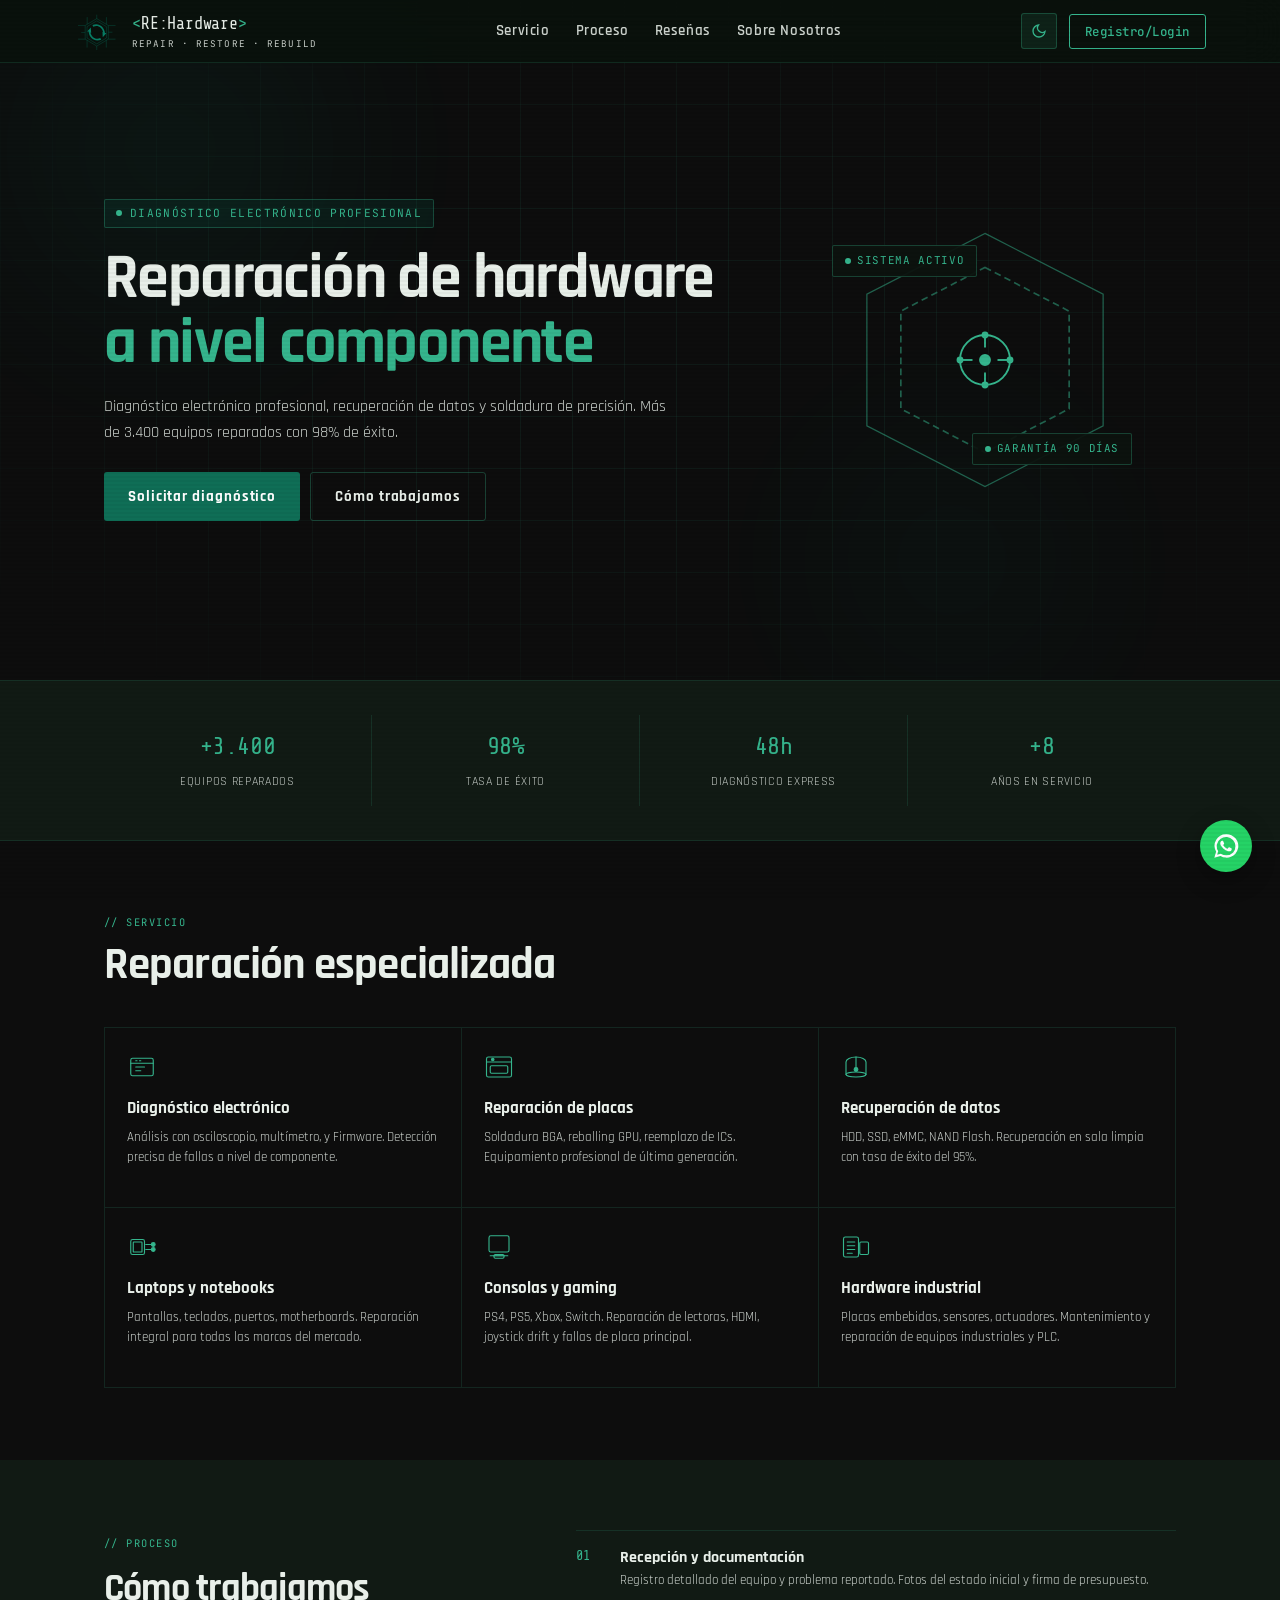
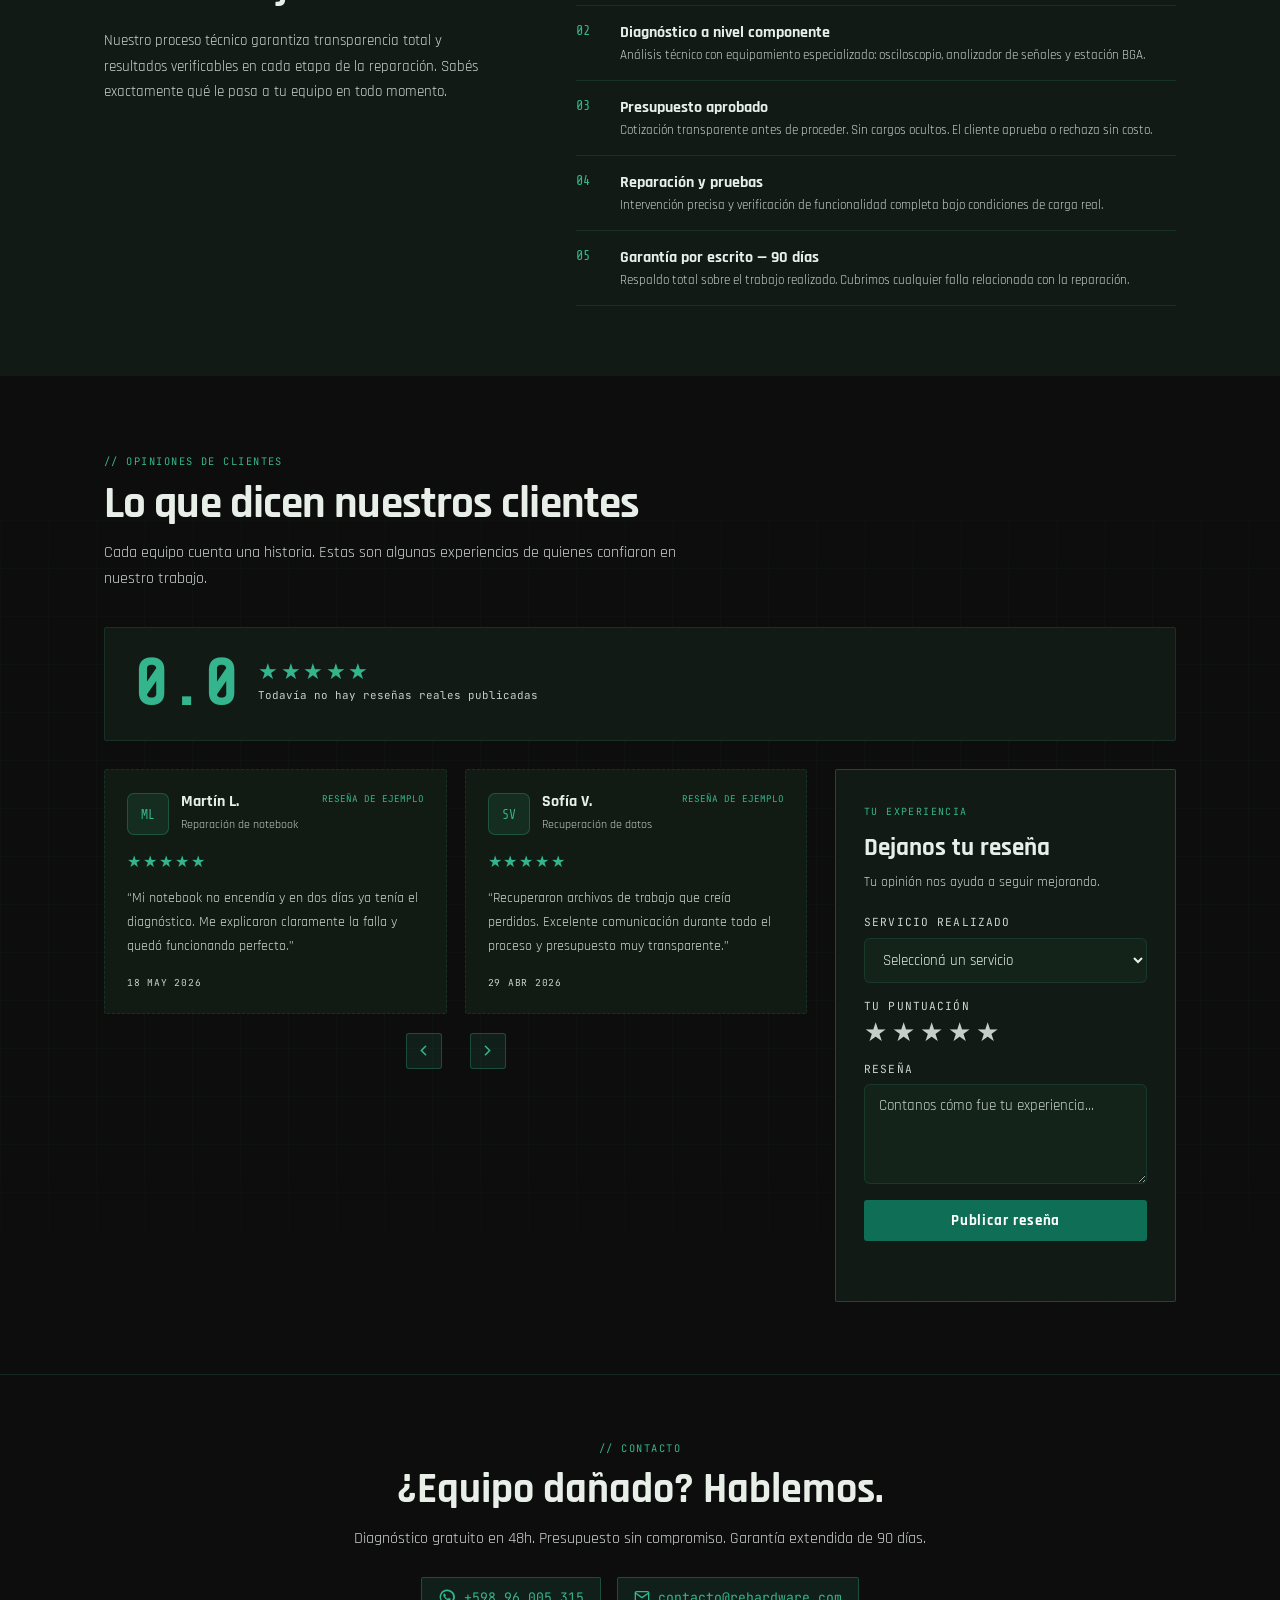
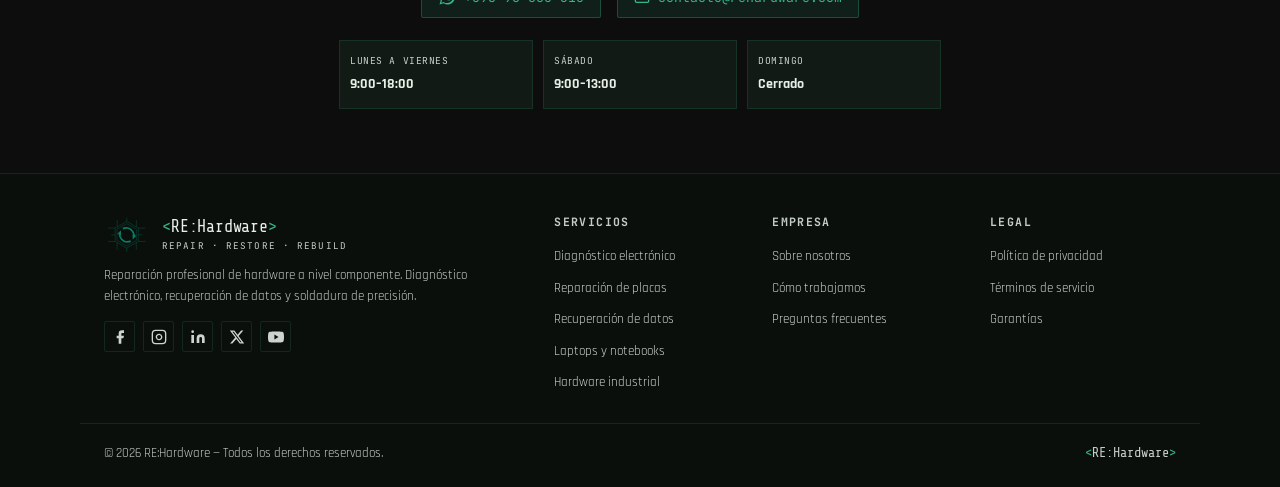
<file: index.html>
<!DOCTYPE html>
<html lang="es" data-theme="dark">
<head>
  <meta charset="UTF-8" />
  <meta name="viewport" content="width=device-width, initial-scale=1.0" />
  <title>RE:Hardware | Reparación de hardware a nivel componente</title>
  <meta name="description" content="Diagnóstico electrónico, reparación de placas, recuperación de datos y servicio técnico de hardware en Uruguay. Presupuesto claro y garantía por escrito." />
  <meta name="robots" content="index, follow" />
  <link rel="canonical" href="https://rehardware.vercel.app/" />
  <meta property="og:type" content="website" />
  <meta property="og:locale" content="es_UY" />
  <meta property="og:site_name" content="RE:Hardware" />
  <meta property="og:title" content="RE:Hardware | Reparación de hardware a nivel componente" />
  <meta property="og:description" content="Diagnóstico electrónico, reparación de placas y recuperación de datos con presupuesto claro y garantía por escrito." />
  <meta property="og:url" content="https://rehardware.vercel.app/" />
  <meta property="og:image" content="https://rehardware.vercel.app/assets/images/og-rehardware.png" />
  <meta property="og:image:width" content="1200" />
  <meta property="og:image:height" content="630" />
  <meta property="og:image:alt" content="Portada de RE:Hardware, servicio técnico de hardware a nivel componente" />
  <meta name="twitter:card" content="summary_large_image" />
  <meta name="twitter:title" content="RE:Hardware | Reparación de hardware" />
  <meta name="twitter:description" content="Servicio técnico especializado a nivel componente en Uruguay." />
  <meta name="twitter:image" content="https://rehardware.vercel.app/assets/images/og-rehardware.png" />
  <link rel="icon" href="assets/images/logo-rehardware.svg" type="image/svg+xml" />
  <link rel="preconnect" href="https://fonts.googleapis.com" />
  <link rel="preconnect" href="https://fonts.gstatic.com" crossorigin />
  <link href="https://fonts.googleapis.com/css2?family=Share+Tech+Mono&family=Rajdhani:wght@400;500;600;700&family=JetBrains+Mono:wght@400;500;700&display=swap" rel="stylesheet" />
  <link rel="stylesheet" href="style.css" />
  <script type="application/ld+json">
    {
      "@context": "https://schema.org",
      "@type": "ProfessionalService",
      "name": "RE:Hardware",
      "url": "https://rehardware.vercel.app/",
      "logo": "https://rehardware.vercel.app/assets/images/logo-rehardware.svg",
      "image": "https://rehardware.vercel.app/assets/images/og-rehardware.png",
      "description": "Servicio tecnico especializado en diagnostico electronico, reparacion de placas y recuperacion de datos.",
      "telephone": "+59896005315",
      "areaServed": {"@type": "Country", "name": "Uruguay"},
      "serviceType": ["Diagnostico electronico", "Reparacion de placas", "Recuperacion de datos", "Reparacion de notebooks y consolas"]
    }
  </script>
</head>
<body>
<a class="skip-link" href="#main-content">Saltar al contenido</a>

<!-- ════════════════ HEADER ════════════════ -->
<header class="header" id="header">
  <div class="header__inner">

    <a href="#inicio" class="logo">
      <div class="logo__hex">
        <img src="assets/images/logo-rehardware.svg" alt="" />
      </div>
      <div>
        <span class="logo__text"><span>&lt;</span>RE:Hardware<span>&gt;</span></span>
        <span class="logo__sub">Repair · Restore · Rebuild</span>
      </div>
    </a>

    <nav class="nav" id="nav" aria-label="Navegación principal">
      <a href="#servicios"  class="nav__item">Servicio</a>
      <a href="#proceso"    class="nav__item">Proceso</a>
      <a href="#resenas"    class="nav__item">Rese&ntilde;as</a>
      <a href="/nosotros.html" class="nav__item">Sobre Nosotros</a>
    </nav>

    <div class="header__actions">
      <button class="theme-toggle" id="themeToggle" aria-label="Cambiar tema" title="Cambiar tema (dark/light)">
        <!-- Moon -->
        <svg class="icon-moon" viewBox="0 0 24 24" fill="none" stroke="currentColor" stroke-width="2" stroke-linecap="round">
          <path d="M21 12.79A9 9 0 1 1 11.21 3a7 7 0 0 0 9.79 9.79z"/>
        </svg>
        <!-- Sun -->
        <svg class="icon-sun" viewBox="0 0 24 24" fill="none" stroke="currentColor" stroke-width="2" stroke-linecap="round">
          <circle cx="12" cy="12" r="5"/>
          <line x1="12" y1="1" x2="12" y2="3"/>
          <line x1="12" y1="21" x2="12" y2="23"/>
          <line x1="4.22" y1="4.22" x2="5.64" y2="5.64"/>
          <line x1="18.36" y1="18.36" x2="19.78" y2="19.78"/>
          <line x1="1" y1="12" x2="3" y2="12"/>
          <line x1="21" y1="12" x2="23" y2="12"/>
          <line x1="4.22" y1="19.78" x2="5.64" y2="18.36"/>
          <line x1="18.36" y1="5.64" x2="19.78" y2="4.22"/>
        </svg>
      </button>

      <a href="cuenta.html" class="btn-auth auth-account-link" id="authAccountLink" hidden>Mi cuenta</a>
      <button class="btn-auth" id="btnOpenAuth">Registro/Login</button>
      <button class="btn-auth auth-logout" id="btnLogout" type="button" hidden>Cerrar sesión</button>

      <button class="burger" id="burger" aria-label="Abrir menú" aria-controls="nav" aria-expanded="false">
        <span></span><span></span><span></span>
      </button>
    </div>

  </div>
</header>

<main id="main-content">

<!-- ════════════════ HERO ════════════════ -->
<section class="hero" id="inicio">
  <div class="hero__bg">
    <div class="hero__grid"></div>
    <div class="hero__glow hero__glow--1"></div>
    <div class="hero__glow hero__glow--2"></div>
  </div>

  <div class="hero__inner">
    <div>
      <div class="hero__tag">
        <span class="hero__tag-dot"></span>
        Diagnóstico electrónico profesional
      </div>
      <h1 class="hero__title">
        Reparación de hardware<br>
        <em>a nivel componente</em>
      </h1>
      <p class="hero__sub">
        Diagnóstico electrónico profesional, recuperación de datos y soldadura de precisión. Más de 3.400 equipos reparados con 98% de éxito.
      </p>
      <div class="hero__btns">
        <button class="btn-primary" id="btnRequestDiagnosis" type="button">
          Solicitar diagnóstico
        </button>
        <a href="#proceso" class="btn-outline">Cómo trabajamos</a>
      </div>
    </div>

    <div class="hero__visual">
      <div class="hero__hex-wrap">
        <div class="hero__hex-main">
          <svg viewBox="0 0 320 320" fill="none">
            <polygon points="160,10 300,82 300,238 160,310 20,238 20,82"
              fill="none" stroke="currentColor" stroke-width="1.5" opacity=".5"/>
          </svg>
        </div>
        <div class="hero__hex-inner">
          <svg viewBox="0 0 240 240" fill="none">
            <polygon points="120,10 220,62 220,178 120,230 20,178 20,62"
              fill="none" stroke="currentColor" stroke-width="2" stroke-dasharray="8 5"/>
          </svg>
        </div>
        <div class="hero__hex-center">
          <svg viewBox="0 0 48 48" fill="none" stroke="currentColor" stroke-width="1.5">
            <circle cx="24" cy="24" r="20"/>
            <circle cx="24" cy="24" r="4" fill="currentColor"/>
            <line x1="24" y1="4" x2="24" y2="14"/>
            <line x1="24" y1="34" x2="24" y2="44"/>
            <line x1="4" y1="24" x2="14" y2="24"/>
            <line x1="34" y1="24" x2="44" y2="24"/>
            <circle cx="24" cy="4" r="2" fill="currentColor"/>
            <circle cx="24" cy="44" r="2" fill="currentColor"/>
            <circle cx="4" cy="24" r="2" fill="currentColor"/>
            <circle cx="44" cy="24" r="2" fill="currentColor"/>
          </svg>
        </div>
        <div class="hbadge hbadge--tl">
          <span class="hbadge__dot"></span>
          SISTEMA ACTIVO
        </div>
        <div class="hbadge hbadge--br">
          <span class="hbadge__dot"></span>
          GARANTÍA 90 DÍAS
        </div>
      </div>
    </div>
  </div>
</section>


<!-- ════════════════ STATS ════════════════ -->
<section class="stats" id="stats">
  <div class="container">
    <div class="stats__grid">
      <div class="stat-item">
        <span class="stat-item__num" data-target="3400" data-prefix="+">+3.400</span>
        <span class="stat-item__lbl">equipos reparados</span>
      </div>
      <div class="stat-item">
        <span class="stat-item__num" data-target="98" data-suffix="%">98%</span>
        <span class="stat-item__lbl">tasa de éxito</span>
      </div>
      <div class="stat-item">
        <span class="stat-item__num" data-target="48" data-suffix="h">48h</span>
        <span class="stat-item__lbl">diagnóstico express</span>
      </div>
      <div class="stat-item">
        <span class="stat-item__num" data-target="8" data-prefix="+">+8</span>
        <span class="stat-item__lbl">años en servicio</span>
      </div>
    </div>
  </div>
</section>


<!-- ════════════════ SERVICIOS GRID ════════════════ -->
<section class="servicios-grid" id="servicios">
  <div class="container">
    <div class="section-header reveal">
      <span class="section-tag">// SERVICIO</span>
      <h2 class="section-title">Reparación especializada</h2>
    </div>

    <div class="serv-cards">

      <div class="serv-card reveal">
        <div class="serv-card__ico">
          <svg viewBox="0 0 48 48" fill="none" stroke="currentColor" stroke-width="1.8" stroke-linecap="round">
            <rect x="6" y="10" width="36" height="28" rx="3"/>
            <line x1="6" y1="18" x2="42" y2="18"/>
            <line x1="14" y1="14" x2="16" y2="14"/>
            <line x1="20" y1="14" x2="22" y2="14"/>
            <line x1="14" y1="24" x2="28" y2="24"/>
            <line x1="14" y1="30" x2="22" y2="30"/>
          </svg>
        </div>
        <div class="serv-card__title">Diagnóstico electrónico</div>
        <div class="serv-card__desc">Análisis con osciloscopio, multímetro, y Firmware. Detección precisa de fallas a nivel de componente.</div>
      </div>

      <div class="serv-card reveal">
        <div class="serv-card__ico">
          <svg viewBox="0 0 48 48" fill="none" stroke="currentColor" stroke-width="1.8" stroke-linecap="round">
            <rect x="4" y="8" width="40" height="32" rx="3"/>
            <line x1="4" y1="16" x2="44" y2="16"/>
            <circle cx="14" cy="12" r="2" fill="currentColor"/>
            <rect x="10" y="22" width="28" height="12" rx="2"/>
          </svg>
        </div>
        <div class="serv-card__title">Reparación de placas</div>
        <div class="serv-card__desc">Soldadura BGA, reballing GPU, reemplazo de ICs. Equipamiento profesional de última generación.</div>
      </div>

      <div class="serv-card reveal">
        <div class="serv-card__ico">
          <svg viewBox="0 0 48 48" fill="none" stroke="currentColor" stroke-width="1.8" stroke-linecap="round">
            <ellipse cx="24" cy="36" rx="16" ry="4"/>
            <path d="M8 36 V16 a16 8 0 0 1 32 0 V36"/>
            <line x1="24" y1="8" x2="24" y2="28"/>
            <circle cx="24" cy="28" r="3" fill="currentColor"/>
          </svg>
        </div>
        <div class="serv-card__title">Recuperación de datos</div>
        <div class="serv-card__desc">HDD, SSD, eMMC, NAND Flash. Recuperación en sala limpia con tasa de éxito del 95%.</div>
      </div>

      <div class="serv-card reveal">
        <div class="serv-card__ico">
          <svg viewBox="0 0 48 48" fill="none" stroke="currentColor" stroke-width="1.8" stroke-linecap="round">
            <rect x="6" y="12" width="22" height="24" rx="3"/>
            <rect x="10" y="16" width="14" height="16" rx="1"/>
            <line x1="30" y1="20" x2="42" y2="20"/>
            <line x1="30" y1="28" x2="42" y2="28"/>
            <circle cx="42" cy="20" r="3" fill="currentColor"/>
            <circle cx="42" cy="28" r="3" fill="currentColor"/>
          </svg>
        </div>
        <div class="serv-card__title">Laptops y notebooks</div>
        <div class="serv-card__desc">Pantallas, teclados, puertos, motherboards. Reparación integral para todas las marcas del mercado.</div>
      </div>

      <div class="serv-card reveal">
        <div class="serv-card__ico">
          <svg viewBox="0 0 48 48" fill="none" stroke="currentColor" stroke-width="1.8" stroke-linecap="round">
            <rect x="8" y="6" width="32" height="26" rx="3"/>
            <rect x="16" y="36" width="16" height="6" rx="2"/>
            <line x1="10" y1="38" x2="38" y2="38"/>
            <line x1="16" y1="38" x2="32" y2="38"/>
          </svg>
        </div>
        <div class="serv-card__title">Consolas y gaming</div>
        <div class="serv-card__desc">PS4, PS5, Xbox, Switch. Reparación de lectoras, HDMI, joystick drift y fallas de placa principal.</div>
      </div>

      <div class="serv-card reveal">
        <div class="serv-card__ico">
          <svg viewBox="0 0 48 48" fill="none" stroke="currentColor" stroke-width="1.8" stroke-linecap="round">
            <rect x="4" y="8" width="24" height="32" rx="3"/>
            <rect x="30" y="16" width="14" height="20" rx="2"/>
            <line x1="10" y1="16" x2="22" y2="16"/>
            <line x1="10" y1="22" x2="22" y2="22"/>
            <line x1="10" y1="28" x2="22" y2="28"/>
            <line x1="10" y1="34" x2="18" y2="34"/>
          </svg>
        </div>
        <div class="serv-card__title">Hardware industrial</div>
        <div class="serv-card__desc">Placas embebidas, sensores, actuadores. Mantenimiento y reparación de equipos industriales y PLC.</div>
      </div>

    </div>
  </div>
</section>


<!-- ════════════════ PROCESO ════════════════ -->
<section class="proceso" id="proceso">
  <div class="container">
    <div class="proceso__inner">
      <div class="proceso__left reveal">
        <span class="section-tag">// PROCESO</span>
        <h2>Cómo trabajamos</h2>
        <p>Nuestro proceso técnico garantiza transparencia total y resultados verificables en cada etapa de la reparación. Sabés exactamente qué le pasa a tu equipo en todo momento.</p>
      </div>

      <div class="proceso__steps">
        <div class="step reveal">
          <div class="step__num">01</div>
          <div>
            <div class="step__title">Recepción y documentación</div>
            <div class="step__desc">Registro detallado del equipo y problema reportado. Fotos del estado inicial y firma de presupuesto.</div>
          </div>
        </div>
        <div class="step reveal">
          <div class="step__num">02</div>
          <div>
            <div class="step__title">Diagnóstico a nivel componente</div>
            <div class="step__desc">Análisis técnico con equipamiento especializado: osciloscopio, analizador de señales y estación BGA.</div>
          </div>
        </div>
        <div class="step reveal">
          <div class="step__num">03</div>
          <div>
            <div class="step__title">Presupuesto aprobado</div>
            <div class="step__desc">Cotización transparente antes de proceder. Sin cargos ocultos. El cliente aprueba o rechaza sin costo.</div>
          </div>
        </div>
        <div class="step reveal">
          <div class="step__num">04</div>
          <div>
            <div class="step__title">Reparación y pruebas</div>
            <div class="step__desc">Intervención precisa y verificación de funcionalidad completa bajo condiciones de carga real.</div>
          </div>
        </div>
        <div class="step reveal">
          <div class="step__num">05</div>
          <div>
            <div class="step__title">Garantía por escrito — 90 días</div>
            <div class="step__desc">Respaldo total sobre el trabajo realizado. Cubrimos cualquier falla relacionada con la reparación.</div>
          </div>
        </div>
      </div>
    </div>
  </div>
</section>


<!-- REVIEWS -->
<section class="reviews-section" id="resenas">
  <div class="reviews-section__grid"></div>
  <div class="container">
    <div class="section-header reveal">
      <span class="section-tag">// OPINIONES DE CLIENTES</span>
      <h2 class="section-title">Lo que dicen nuestros clientes</h2>
      <p class="section-desc">Cada equipo cuenta una historia. Estas son algunas experiencias de quienes confiaron en nuestro trabajo.</p>
    </div>

    <div class="reviews-summary reveal">
      <div class="reviews-score">
        <strong id="reviewsAverage">0.0</strong>
        <div>
          <div class="stars stars--large" id="reviewsAverageStars" aria-label="Todavía no hay puntuaciones reales">★★★★★</div>
          <span id="reviewsTotal">Todavía no hay reseñas reales publicadas</span>
        </div>
      </div>
      <div class="rating-bars" id="ratingBars" aria-label="Distribuci&oacute;n de puntuaciones"></div>
    </div>

    <div class="reviews-layout">
      <div class="reviews-carousel" aria-label="Carrusel de rese&ntilde;as">
        <div class="reviews-carousel__viewport" id="reviewsCarouselViewport" tabindex="0">
          <div class="reviews-list" id="reviewsList">
        <article class="review-card review-card--demo reveal" data-rating="5" data-demo-review="true">
          <div class="review-card__top">
            <div class="review-author">
              <span class="review-author__avatar">ML</span>
              <div><h3>Mart&iacute;n L.</h3><span>Reparaci&oacute;n de notebook</span></div>
            </div>
            <span class="review-card__verified">RESE&Ntilde;A DE EJEMPLO</span>
          </div>
          <div class="stars" aria-label="5 de 5 estrellas">★★★★★</div>
          <p>&ldquo;Mi notebook no encend&iacute;a y en dos d&iacute;as ya ten&iacute;a el diagn&oacute;stico. Me explicaron claramente la falla y qued&oacute; funcionando perfecto.&rdquo;</p>
          <time datetime="2026-05-18">18 MAY 2026</time>
        </article>

        <article class="review-card review-card--demo reveal" data-rating="5" data-demo-review="true">
          <div class="review-card__top">
            <div class="review-author">
              <span class="review-author__avatar">SV</span>
              <div><h3>Sof&iacute;a V.</h3><span>Recuperaci&oacute;n de datos</span></div>
            </div>
            <span class="review-card__verified">RESE&Ntilde;A DE EJEMPLO</span>
          </div>
          <div class="stars" aria-label="5 de 5 estrellas">★★★★★</div>
          <p>&ldquo;Recuperaron archivos de trabajo que cre&iacute;a perdidos. Excelente comunicaci&oacute;n durante todo el proceso y presupuesto muy transparente.&rdquo;</p>
          <time datetime="2026-04-29">29 ABR 2026</time>
        </article>

        <article class="review-card review-card--demo reveal" data-rating="4" data-demo-review="true">
          <div class="review-card__top">
            <div class="review-author">
              <span class="review-author__avatar">DR</span>
              <div><h3>Diego R.</h3><span>Consola y gaming</span></div>
            </div>
            <span class="review-card__verified">RESE&Ntilde;A DE EJEMPLO</span>
          </div>
          <div class="stars" aria-label="4 de 5 estrellas">★★★★<span>★</span></div>
          <p>&ldquo;Solucionaron el puerto HDMI de mi consola y la probaron delante m&iacute;o al retirarla. Muy buen servicio y garant&iacute;a por escrito.&rdquo;</p>
          <time datetime="2026-03-12">12 MAR 2026</time>
        </article>
          </div>
        </div>
        <div class="reviews-carousel__controls">
          <button class="reviews-carousel__arrow" id="reviewsPrev" type="button" aria-label="Ver rese&ntilde;as anteriores">
            <svg viewBox="0 0 24 24" fill="none" stroke="currentColor" stroke-width="2.2" stroke-linecap="round" aria-hidden="true"><polyline points="15 18 9 12 15 6"/></svg>
          </button>
          <div class="reviews-carousel__dots" id="reviewsDots" aria-label="P&aacute;ginas de rese&ntilde;as"></div>
          <button class="reviews-carousel__arrow" id="reviewsNext" type="button" aria-label="Ver rese&ntilde;as siguientes">
            <svg viewBox="0 0 24 24" fill="none" stroke="currentColor" stroke-width="2.2" stroke-linecap="round" aria-hidden="true"><polyline points="9 18 15 12 9 6"/></svg>
          </button>
        </div>
      </div>

      <aside class="review-form-wrap reveal">
        <span class="review-form__eyebrow">TU EXPERIENCIA</span>
        <h3>Dejanos tu rese&ntilde;a</h3>
        <p>Tu opini&oacute;n nos ayuda a seguir mejorando.</p>
        <form class="review-form" id="reviewForm">
          <div class="fg">
            <label for="reviewService">Servicio realizado</label>
            <select id="reviewService" name="service" required>
              <option value="">Seleccion&aacute; un servicio</option>
              <option>Diagn&oacute;stico electr&oacute;nico</option>
              <option>Reparaci&oacute;n de placas</option>
              <option>Recuperaci&oacute;n de datos</option>
              <option>Laptops y notebooks</option>
              <option>Consolas y gaming</option>
              <option>Hardware industrial</option>
            </select>
          </div>
          <fieldset class="rating-input">
            <legend>Tu puntuaci&oacute;n</legend>
            <div class="rating-input__stars" id="ratingInput" tabindex="-1">
              <button type="button" data-rating="1" aria-label="1 estrella">★</button>
              <button type="button" data-rating="2" aria-label="2 estrellas">★</button>
              <button type="button" data-rating="3" aria-label="3 estrellas">★</button>
              <button type="button" data-rating="4" aria-label="4 estrellas">★</button>
              <button type="button" data-rating="5" aria-label="5 estrellas">★</button>
            </div>
            <input type="hidden" id="reviewRating" name="rating" />
          </fieldset>
          <div class="fg">
            <label for="reviewText">Rese&ntilde;a</label>
            <textarea id="reviewText" name="review" minlength="10" maxlength="320" rows="4" placeholder="Contanos c&oacute;mo fue tu experiencia..." required></textarea>
          </div>
          <button class="btn-primary review-form__submit" type="submit">Publicar rese&ntilde;a</button>
          <p class="review-form__status" id="reviewStatus" role="status" aria-live="polite"></p>
        </form>
      </aside>
    </div>
  </div>
</section>

<div class="review-delete-modal" id="reviewDeleteModal" hidden>
  <div class="review-delete-modal__backdrop" data-review-delete-cancel></div>
  <div
    class="review-delete-modal__dialog"
    role="dialog"
    aria-modal="true"
    aria-labelledby="reviewDeleteTitle"
    aria-describedby="reviewDeleteDescription"
  >
    <span class="review-delete-modal__eyebrow">// CONFIRMAR ACCI&Oacute;N</span>
    <h3 id="reviewDeleteTitle">&iquest;Seguro que quer&eacute;s eliminar esta rese&ntilde;a?</h3>
    <p id="reviewDeleteDescription">Esta acci&oacute;n no se puede deshacer y la rese&ntilde;a desaparecer&aacute; de la p&aacute;gina.</p>
    <div class="review-delete-modal__actions">
      <button class="btn-outline" id="reviewDeleteCancel" type="button">Cancelar</button>
      <button class="review-delete-modal__confirm" id="reviewDeleteConfirm" type="button">Eliminar rese&ntilde;a</button>
    </div>
  </div>
</div>


<!-- CTA -->
<section class="cta-section" id="contacto">
  <div class="cta-section__inner">
    <div class="reveal">
      <span class="section-tag">// CONTACTO</span>
      <h2>¿Equipo dañado? Hablemos.</h2>
      <p>Diagnóstico gratuito en 48h. Presupuesto sin compromiso. Garantía extendida de 90 días.</p>
      <div class="cta-section__btns">
        <a href="https://wa.me/59896005315?text=Hola%20RE%3AHardware%2C%20quisiera%20consultar%20por%20el%20diagn%C3%B3stico%20y%20reparaci%C3%B3n%20de%20un%20equipo." class="contact-chip" target="_blank" rel="noopener noreferrer" aria-label="Contactar a RE:Hardware por WhatsApp">
          <svg class="contact-chip__whatsapp" viewBox="0 0 24 24" fill="currentColor" aria-hidden="true">
            <path d="M12.04 2a9.84 9.84 0 00-8.48 14.82L2 22l5.32-1.52A9.99 9.99 0 1012.04 2zm0 17.98a8.1 8.1 0 01-4.13-1.13l-.3-.18-3.16.9.85-3.08-.2-.32a8.02 8.02 0 1113.03 1.31 8.04 8.04 0 01-6.09 2.5zm4.44-6.02c-.24-.12-1.44-.71-1.66-.79-.22-.08-.38-.12-.55.12-.16.24-.63.79-.77.95-.14.16-.28.18-.52.06-.24-.12-1.03-.38-1.95-1.21a7.24 7.24 0 01-1.35-1.68c-.14-.24-.01-.37.11-.49.11-.11.24-.28.36-.42.12-.14.16-.24.24-.4.08-.16.04-.3-.02-.42-.06-.12-.55-1.31-.75-1.8-.2-.47-.4-.4-.55-.41h-.47a.9.9 0 00-.65.3c-.22.24-.85.83-.85 2.02s.87 2.34.99 2.5c.12.16 1.7 2.6 4.13 3.65.58.25 1.03.4 1.38.51.58.18 1.11.16 1.53.1.47-.07 1.44-.59 1.64-1.16.2-.57.2-1.07.14-1.17-.06-.1-.22-.16-.46-.28z"/>
          </svg>
          +598 96 005 315
        </a>
        <a href="https://mail.google.com/mail/?view=cm&amp;fs=1&amp;to=fedeyegros2004%40gmail.com&amp;su=Solicitud%20de%20diagn%C3%B3stico%20-%20RE%3AHardware&amp;body=Hola%20RE%3AHardware%2C%0A%0AMe%20gustar%C3%ADa%20solicitar%20informaci%C3%B3n%20sobre%20el%20diagn%C3%B3stico%20y%20la%20posible%20reparaci%C3%B3n%20de%20mi%20equipo.%0A%0ATipo%20de%20equipo%3A%20%0AMarca%20y%20modelo%3A%20%0AFalla%20o%20problema%3A%20%0A%C2%BFDesde%20cu%C3%A1ndo%20ocurre%3F%3A%20%0A%0AQuedo%20a%20la%20espera%20de%20su%20respuesta.%0AMuchas%20gracias." class="contact-chip" target="_blank" rel="noopener noreferrer" aria-label="Enviar un correo a RE:Hardware">
          <svg viewBox="0 0 24 24" fill="none" stroke="currentColor" stroke-width="2" stroke-linecap="round">
            <path d="M4 4h16c1.1 0 2 .9 2 2v12c0 1.1-.9 2-2 2H4c-1.1 0-2-.9-2-2V6c0-1.1.9-2 2-2z"/>
            <polyline points="22,6 12,13 2,6"/>
          </svg>
          contacto@rehardware.com
        </a>
      </div>
      <div class="contact-hours" aria-label="Horarios de atención">
        <div class="contact-hours__item">
          <span>Lunes a Viernes</span>
          <strong>9:00&ndash;18:00</strong>
        </div>
        <div class="contact-hours__item">
          <span>S&aacute;bado</span>
          <strong>9:00&ndash;13:00</strong>
        </div>
        <div class="contact-hours__item">
          <span>Domingo</span>
          <strong>Cerrado</strong>
        </div>
      </div>
    </div>
  </div>
</section>

</main>

<!-- ════════════════ FOOTER ════════════════ -->
<footer class="footer">
  <div class="footer__grid">
    <div class="footer__brand">
      <a href="#inicio" class="logo" style="margin-bottom:12px; display:flex;">
        <div class="logo__hex">
          <img src="assets/images/logo-rehardware.svg" alt="" />
        </div>
        <div>
          <span class="logo__text"><span>&lt;</span>RE:Hardware<span>&gt;</span></span>
          <span class="logo__sub">Repair · Restore · Rebuild</span>
        </div>
      </a>
      <p>Reparación profesional de hardware a nivel componente. Diagnóstico electrónico, recuperación de datos y soldadura de precisión.</p>
      <div class="footer__socials">
        <a href="https://www.facebook.com/" class="fsoc" target="_blank" rel="noopener noreferrer" aria-label="Visitar Facebook">
          <svg viewBox="0 0 24 24" fill="currentColor"><path d="M18 2h-3a5 5 0 00-5 5v3H7v4h3v8h4v-8h3l1-4h-4V7a1 1 0 011-1h3z"/></svg>
        </a>
        <a href="https://www.instagram.com/" class="fsoc" target="_blank" rel="noopener noreferrer" aria-label="Visitar Instagram">
          <svg viewBox="0 0 24 24" fill="none" stroke="currentColor" stroke-width="2"><rect x="2" y="2" width="20" height="20" rx="5"/><path d="M16 11.37A4 4 0 1112.63 8 4 4 0 0116 11.37z"/><line x1="17.5" y1="6.5" x2="17.51" y2="6.5"/></svg>
        </a>
        <a href="https://www.linkedin.com/" class="fsoc" target="_blank" rel="noopener noreferrer" aria-label="Visitar LinkedIn">
          <svg viewBox="0 0 24 24" fill="currentColor"><path d="M16 8a6 6 0 016 6v7h-4v-7a2 2 0 00-2-2 2 2 0 00-2 2v7h-4v-7a6 6 0 016-6zM2 9h4v12H2z"/><circle cx="4" cy="4" r="2"/></svg>
        </a>
        <a href="https://x.com/" class="fsoc" target="_blank" rel="noopener noreferrer" aria-label="Visitar X">
          <svg viewBox="0 0 24 24" fill="currentColor"><path d="M18.244 2.25h3.308l-7.227 8.26 8.502 11.24H16.17l-5.214-6.817L4.99 21.75H1.68l7.73-8.835L1.254 2.25H8.08l4.713 6.231zm-1.161 17.52h1.833L7.084 4.126H5.117z"/></svg>
        </a>
        <a href="https://www.youtube.com/" class="fsoc" target="_blank" rel="noopener noreferrer" aria-label="Visitar YouTube">
          <svg viewBox="0 0 24 24" fill="currentColor"><path d="M23.5 6.2a3 3 0 00-2.1-2.1C19.5 3.6 12 3.6 12 3.6s-7.5 0-9.4.5A3 3 0 00.5 6.2 31 31 0 000 12a31 31 0 00.5 5.8 3 3 0 002.1 2.1c1.9.5 9.4.5 9.4.5s7.5 0 9.4-.5a3 3 0 002.1-2.1A31 31 0 0024 12a31 31 0 00-.5-5.8zM9.6 15.6V8.4L15.8 12z"/></svg>
        </a>
      </div>
    </div>
    <div class="footer__col">
      <h5>Servicios</h5>
      <ul>
        <li><a href="#servicios">Diagnóstico electrónico</a></li>
        <li><a href="#servicios">Reparación de placas</a></li>
        <li><a href="#servicios">Recuperación de datos</a></li>
        <li><a href="#servicios">Laptops y notebooks</a></li>
        <li><a href="#servicios">Hardware industrial</a></li>
      </ul>
    </div>
    <div class="footer__col">
      <h5>Empresa</h5>
      <ul>
        <li><a href="/nosotros.html">Sobre nosotros</a></li>
        <li><a href="#proceso">Cómo trabajamos</a></li>
        <li><a href="faq.html">Preguntas frecuentes</a></li>
      </ul>
    </div>
    <div class="footer__col">
      <h5>Legal</h5>
      <ul>
        <li><a href="privacidad.html">Política de privacidad</a></li>
        <li><a href="terminos.html">Términos de servicio</a></li>
        <li><a href="garantia.html">Garantías</a></li>
      </ul>
    </div>
  </div>
  <div class="footer__bottom">
    <p>© 2026 RE:Hardware — Todos los derechos reservados.</p>
    <div class="footer__bottom-logo"><span>&lt;</span>RE:Hardware<span>&gt;</span></div>
  </div>
</footer>


<!-- ════════════════ FAB ════════════════ -->
<a
  class="fab-whatsapp"
  href="https://wa.me/59896005315?text=Hola%20RE%3AHardware%2C%20quisiera%20consultar%20por%20el%20diagn%C3%B3stico%20y%20reparaci%C3%B3n%20de%20un%20equipo."
  target="_blank"
  rel="noopener noreferrer"
  aria-label="Contactar por WhatsApp"
>
  <svg viewBox="0 0 24 24" fill="currentColor" aria-hidden="true">
    <path d="M12.04 2a9.84 9.84 0 00-8.48 14.82L2 22l5.32-1.52A9.99 9.99 0 1012.04 2zm0 17.98a8.1 8.1 0 01-4.13-1.13l-.3-.18-3.16.9.85-3.08-.2-.32a8.02 8.02 0 1113.03 1.31 8.04 8.04 0 01-6.09 2.5zm4.44-6.02c-.24-.12-1.44-.71-1.66-.79-.22-.08-.38-.12-.55.12-.16.24-.63.79-.77.95-.14.16-.28.18-.52.06-.24-.12-1.03-.38-1.95-1.21a7.24 7.24 0 01-1.35-1.68c-.14-.24-.01-.37.11-.49.11-.11.24-.28.36-.42.12-.14.16-.24.24-.4.08-.16.04-.3-.02-.42-.06-.12-.55-1.31-.75-1.8-.2-.47-.4-.4-.55-.41h-.47a.9.9 0 00-.65.3c-.22.24-.85.83-.85 2.02s.87 2.34.99 2.5c.12.16 1.7 2.6 4.13 3.65.58.25 1.03.4 1.38.51.58.18 1.11.16 1.53.1.47-.07 1.44-.59 1.64-1.16.2-.57.2-1.07.14-1.17-.06-.1-.22-.16-.46-.28z"/>
  </svg>
</a>

<button class="fab-top" id="fabTop" aria-label="Volver arriba">
  <svg viewBox="0 0 24 24" fill="none" stroke="currentColor" stroke-width="2.5" stroke-linecap="round"><polyline points="18 15 12 9 6 15"/></svg>
</button>


<!-- ════════════════ AUTH MODAL ════════════════ -->
<div class="modal-overlay" id="modalOverlay" aria-hidden="true">
  <div class="auth-modal" id="authModal" role="dialog" aria-modal="true" aria-labelledby="authModalTitle">
    <button class="modal-close" id="modalClose" type="button" aria-label="Cerrar registro e inicio de sesión">✕</button>

    <div class="modal-logo">
      <img src="assets/images/logo-rehardware.svg" alt="" />
      <span class="modal-logo-text" id="authModalTitle"><span>&lt;</span>RE:Hardware<span>&gt;</span></span>
      <span class="modal-logo-sub">Repair · Restore · Rebuild</span>
    </div>

    <div class="auth-tabs" role="tablist" aria-label="Acceso a RE:Hardware">
      <button class="auth-tab active" data-tab="register" role="tab" aria-selected="true" aria-controls="tab-register">Registro</button>
      <button class="auth-tab" data-tab="login" role="tab" aria-selected="false" aria-controls="tab-login">Iniciar sesión</button>
    </div>

    <div class="auth-form">

      <!-- REGISTER -->
      <form class="auth-field active" id="tab-register" role="tabpanel">
        <div class="fg">
          <label for="registerName">Nombre y apellido</label>
          <input id="registerName" name="name" type="text" placeholder="Ej: Ana Rodríguez" autocomplete="name" required minlength="3" maxlength="80"/>
        </div>
        <div class="fg">
          <label for="registerEmail">Correo</label>
          <input id="registerEmail" name="email" type="email" placeholder="tu@correo.com" autocomplete="email" required/>
        </div>
        <div class="fg">
          <label for="registerPassword">Contraseña</label>
          <input id="registerPassword" name="password" type="password" placeholder="Mínimo 8 caracteres" autocomplete="new-password" required minlength="8"/>
        </div>
        <button class="btn-auth-submit" type="submit">Registro</button>
        <p class="auth-status" id="registerStatus" role="status" aria-live="polite"></p>
      </form>

      <!-- LOGIN -->
      <form class="auth-field" id="tab-login" role="tabpanel" hidden>
        <div class="fg">
          <label for="loginEmail">Correo</label>
          <input id="loginEmail" name="email" type="email" placeholder="tu@correo.com" autocomplete="email" required/>
        </div>
        <div class="fg">
          <label for="loginPassword">Contraseña</label>
          <input id="loginPassword" name="password" type="password" placeholder="Tu contraseña" autocomplete="current-password" required/>
        </div>
        <button class="auth-forgot" id="btnForgotPassword" type="button">¿Olvidaste la contraseña?</button>
        <button class="btn-auth-submit" type="submit">Iniciar sesión</button>
        <p class="auth-status" id="loginStatus" role="status" aria-live="polite"></p>
      </form>

    </div>
  </div>
</div>

<script>window.REVIEWS_USE_SUPABASE = true;</script>
<script src="script.js?v=20260611-final-cleanup"></script>
<script type="module" src="auth.js?v=20260608-phase2"></script>
<script type="module" src="reviews.js?v=20260609-reviews-carousel"></script>

</body>
</html>
</file>
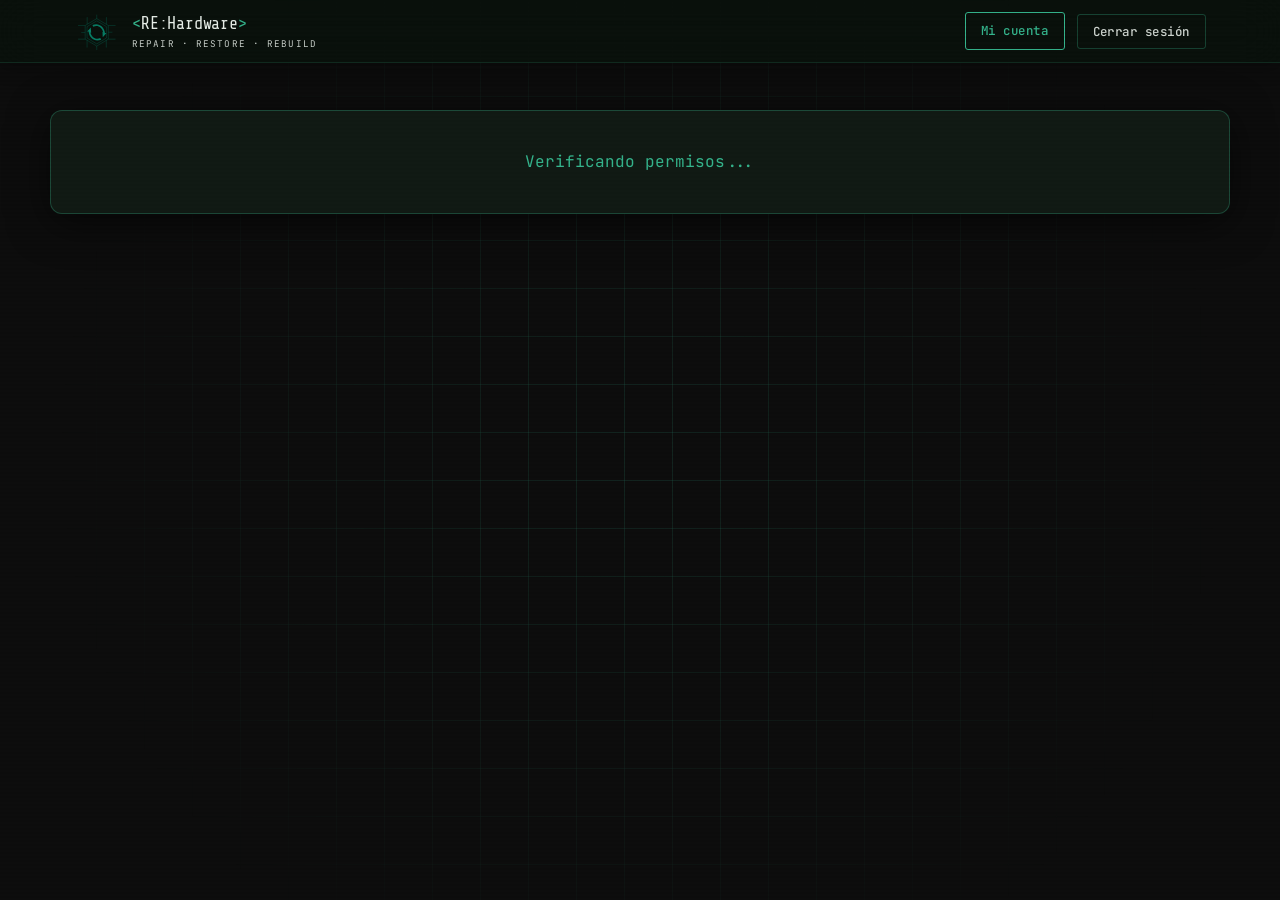
<file: admin.html>
<!DOCTYPE html>
<html lang="es" data-theme="dark">
<head>
  <meta charset="UTF-8" />
  <meta name="viewport" content="width=device-width, initial-scale=1.0" />
  <meta name="robots" content="noindex, nofollow" />
  <title>Administración de reparaciones | RE:Hardware</title>
  <link rel="icon" href="assets/images/logo-rehardware.svg" type="image/svg+xml" />
  <link rel="preconnect" href="https://fonts.googleapis.com" />
  <link rel="preconnect" href="https://fonts.gstatic.com" crossorigin />
  <link href="https://fonts.googleapis.com/css2?family=Share+Tech+Mono&family=Rajdhani:wght@400;500;600;700&family=JetBrains+Mono:wght@400;500;700&display=swap" rel="stylesheet" />
  <link rel="stylesheet" href="style.css" />
</head>
<body data-auth-required="true">
  <a class="skip-link" href="#main-content">Saltar al contenido</a>
  <header class="header scrolled">
    <div class="header__inner">
      <a href="/" class="logo">
        <div class="logo__hex">
          <img src="assets/images/logo-rehardware.svg" alt="" />
        </div>
        <div>
          <span class="logo__text"><span>&lt;</span>RE:Hardware<span>&gt;</span></span>
          <span class="logo__sub">Repair · Restore · Rebuild</span>
        </div>
      </a>
      <div class="header__actions">
        <a class="btn-auth" href="/cuenta.html">Mi cuenta</a>
        <button class="btn-auth auth-logout" id="accountLogout" type="button">Cerrar sesión</button>
      </div>
    </div>
  </header>

  <main class="admin-page" id="main-content">
    <div class="account-page__grid"></div>
    <section class="admin-shell">
      <p class="account-loading" id="accountLoading">Verificando permisos...</p>
      <div id="accountConfigError" hidden>
        <span class="section-tag">// CONFIGURACIÓN PENDIENTE</span>
        <h1>Conectá Supabase</h1>
        <p>Completá <code>supabase-config.js</code> con la URL y la publishable key.</p>
      </div>
      <div id="accountContent" hidden>
        <span class="section-tag">// OPERACIONES</span>
        <div class="admin-heading">
          <div>
            <h1>Panel de reparaciones</h1>
            <p>Gestión de solicitudes, estados, técnicos y presupuestos.</p>
          </div>
          <span class="admin-role" id="adminRole">STAFF</span>
        </div>

        <section class="admin-filters" aria-label="Filtros de reparaciones">
          <div class="fg">
            <label for="adminStatusFilter">Estado</label>
            <select id="adminStatusFilter">
              <option value="">Todos</option>
              <option value="received">Recibido</option>
              <option value="diagnosis">En diagnóstico</option>
              <option value="quoted">Presupuestado</option>
              <option value="repairing">En reparación</option>
              <option value="ready">Listo para retirar</option>
              <option value="delivered">Entregado</option>
              <option value="cancelled">Cancelado</option>
            </select>
          </div>
          <div class="fg">
            <label for="adminDateFilter">Desde</label>
            <input id="adminDateFilter" type="date" />
          </div>
          <div class="fg admin-filter-search">
            <label for="adminUserFilter">Cliente</label>
            <input id="adminUserFilter" type="search" placeholder="Nombre o ID de usuario" />
          </div>
          <button class="btn-auth" id="adminClearFilters" type="button">Limpiar</button>
        </section>

        <p class="auth-status" id="adminStatus" role="status" aria-live="polite"></p>
        <div class="admin-repair-list" id="adminRepairList">
          <p class="account-loading">Cargando solicitudes...</p>
        </div>
      </div>
    </section>
  </main>

  <div class="review-delete-modal" id="adminDeleteModal" hidden>
    <div class="review-delete-modal__backdrop" data-admin-delete-cancel></div>
    <div
      class="review-delete-modal__dialog"
      role="dialog"
      aria-modal="true"
      aria-labelledby="adminDeleteTitle"
      aria-describedby="adminDeleteDescription"
    >
      <span class="review-delete-modal__eyebrow">// CONFIRMAR ACCI&Oacute;N</span>
      <h3 id="adminDeleteTitle">&iquest;Eliminar esta solicitud de reparaci&oacute;n?</h3>
      <p id="adminDeleteDescription">Se eliminar&aacute;n la solicitud y su historial de estados. Esta acci&oacute;n no se puede deshacer.</p>
      <div class="review-delete-modal__actions">
        <button class="btn-outline" id="adminDeleteCancel" type="button">Cancelar</button>
        <button class="review-delete-modal__confirm" id="adminDeleteConfirm" type="button">Eliminar solicitud</button>
      </div>
    </div>
  </div>

  <script>
    document.documentElement.setAttribute(
      'data-theme',
      localStorage.getItem('rehw-theme') || 'dark'
    );
  </script>
  <script type="module" src="auth.js?v=20260608-phase2"></script>
  <script type="module" src="admin.js?v=20260609-admin-delete"></script>
</body>
</html>
</file>
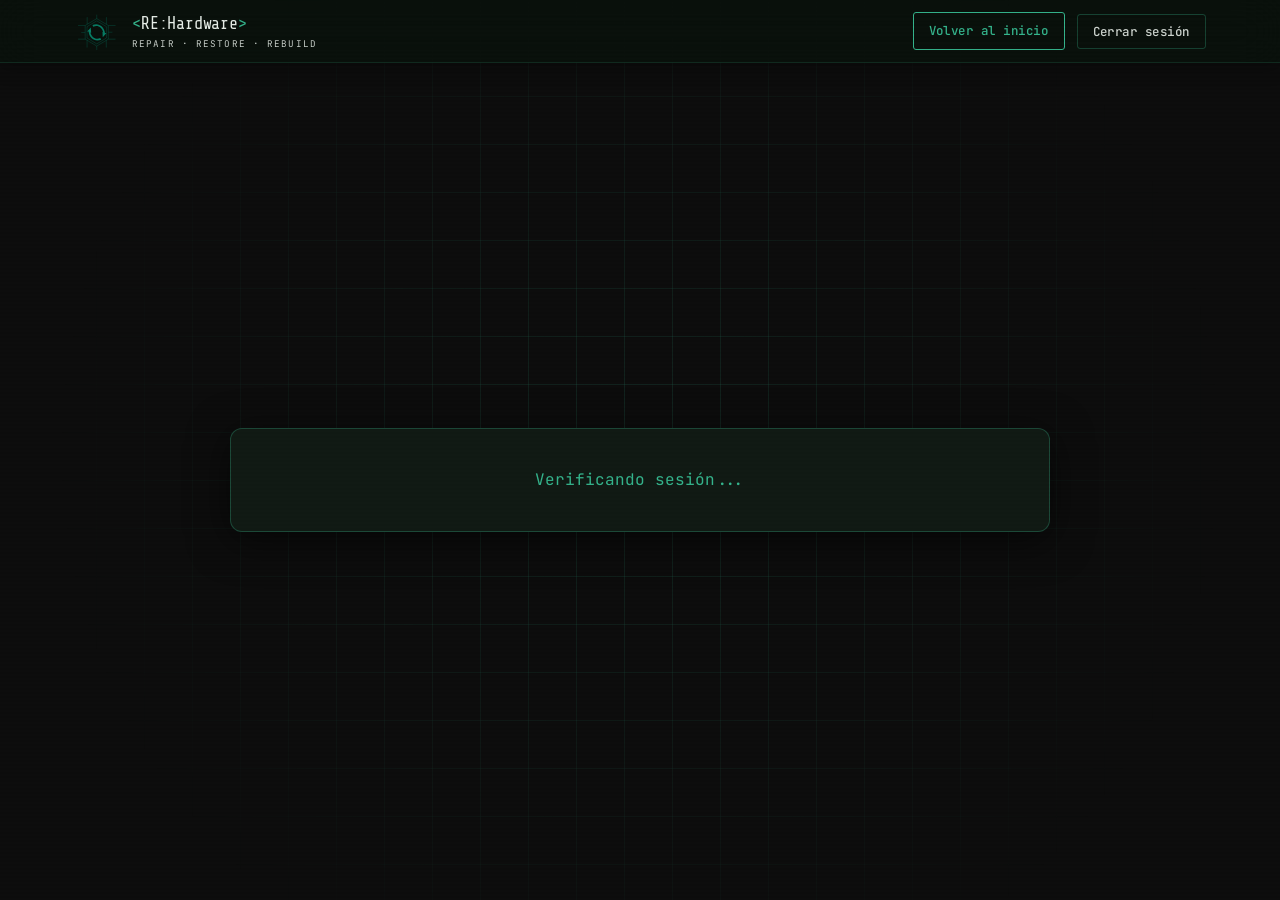
<file: cuenta.html>
<!DOCTYPE html>
<html lang="es" data-theme="dark">
<head>
  <meta charset="UTF-8" />
  <meta name="viewport" content="width=device-width, initial-scale=1.0" />
  <meta name="robots" content="noindex, nofollow" />
  <title>Mi cuenta | RE:Hardware</title>
  <link rel="icon" href="assets/images/logo-rehardware.svg" type="image/svg+xml" />
  <link rel="preconnect" href="https://fonts.googleapis.com" />
  <link rel="preconnect" href="https://fonts.gstatic.com" crossorigin />
  <link href="https://fonts.googleapis.com/css2?family=Share+Tech+Mono&family=Rajdhani:wght@400;500;600;700&family=JetBrains+Mono:wght@400;500;700&display=swap" rel="stylesheet" />
  <link rel="stylesheet" href="style.css" />
</head>
<body data-auth-required="true">
  <a class="skip-link" href="#main-content">Saltar al contenido</a>
  <header class="header scrolled">
    <div class="header__inner">
      <a href="/" class="logo">
        <div class="logo__hex">
          <img src="assets/images/logo-rehardware.svg" alt="" />
        </div>
        <div>
          <span class="logo__text"><span>&lt;</span>RE:Hardware<span>&gt;</span></span>
          <span class="logo__sub">Repair · Restore · Rebuild</span>
        </div>
      </a>
      <div class="header__actions">
        <a class="btn-auth" id="adminPanelLink" href="/admin.html" hidden>Administración</a>
        <a class="btn-auth" href="/">Volver al inicio</a>
        <button class="btn-auth auth-logout" id="accountLogout" type="button">Cerrar sesión</button>
      </div>
    </div>
  </header>

  <main class="account-page" id="main-content">
    <div class="account-page__grid"></div>
    <section class="account-card">
      <p class="account-loading" id="accountLoading">Verificando sesión...</p>
      <div id="accountConfigError" hidden>
        <span class="section-tag">// CONFIGURACIÓN PENDIENTE</span>
        <h1>Conectá Supabase</h1>
        <p>Completá <code>supabase-config.js</code> con la URL y la publishable key.</p>
      </div>
      <div id="accountContent" hidden>
        <span class="section-tag">// ÁREA PROTEGIDA</span>
        <h1>Mi cuenta</h1>
        <p class="account-card__intro">Esta información solamente está disponible con una sesión activa.</p>
        <dl class="account-data">
          <div><dt>Nombre</dt><dd id="accountName">-</dd></div>
          <div><dt>Correo</dt><dd id="accountEmail">-</dd></div>
          <div><dt>Miembro desde</dt><dd id="accountCreated">-</dd></div>
          <div><dt>Estado</dt><dd><span class="account-status-dot"></span> Sesión activa</dd></div>
        </dl>
        <form class="account-form" id="profileForm">
          <h2>Datos de contacto</h2>
          <div class="account-form__grid">
            <div class="fg">
              <label for="profileFullName">Nombre completo</label>
              <input id="profileFullName" name="full_name" type="text" minlength="3" maxlength="80" placeholder="Ej: Federico Vidal" required />
            </div>
            <div class="fg">
              <label for="profilePhone">Teléfono</label>
              <input id="profilePhone" name="phone" type="tel" maxlength="30" placeholder="+598 96 005 315" />
            </div>
          </div>
          <button class="btn-auth-submit" type="submit">Guardar perfil</button>
          <p class="auth-status" id="profileStatus" role="status" aria-live="polite"></p>
        </form>

        <section class="repair-panel" id="mis-reparaciones">
          <div class="repair-panel__header">
            <div>
              <span class="section-tag">// SOLICITUDES</span>
              <h2>Mis reparaciones</h2>
            </div>
          </div>
          <form class="account-form" id="repairRequestForm">
            <div class="account-form__grid">
              <div class="fg">
                <label for="equipmentType">Tipo de equipo</label>
                <select id="equipmentType" name="equipment_type" required>
                  <option value="">Seleccioná una opción</option>
                  <option>Notebook</option>
                  <option>PC de escritorio</option>
                  <option>Consola</option>
                  <option>Disco o almacenamiento</option>
                  <option>Hardware industrial</option>
                  <option>Otro</option>
                </select>
              </div>
              <div class="fg">
                <label for="brandModel">Marca y modelo</label>
                <input id="brandModel" name="brand_model" type="text" maxlength="120" required />
              </div>
            </div>
            <div class="fg">
              <label for="problemDescription">Descripción del problema</label>
              <textarea id="problemDescription" name="problem_description" rows="4" maxlength="800" required></textarea>
            </div>
            <button class="btn-auth-submit" type="submit">Crear solicitud</button>
            <p class="auth-status" id="repairRequestStatus" role="status" aria-live="polite"></p>
          </form>
          <div class="repair-list" id="repairList">
            <p class="account-loading">Cargando solicitudes...</p>
          </div>
        </section>

        <form class="password-update" id="passwordUpdateForm" hidden>
          <div class="fg">
            <label for="newPassword">Nueva contraseña</label>
            <input id="newPassword" name="password" type="password" minlength="8" autocomplete="new-password" placeholder="Mínimo 8 caracteres" required />
          </div>
          <button class="btn-auth-submit" type="submit">Actualizar contraseña</button>
          <p class="auth-status" id="passwordUpdateStatus" role="status" aria-live="polite"></p>
        </form>
      </div>
    </section>
  </main>

  <script>
    document.documentElement.setAttribute(
      'data-theme',
      localStorage.getItem('rehw-theme') || 'dark'
    );
  </script>
  <script type="module" src="auth.js?v=20260608-phase2"></script>
  <script type="module" src="account.js?v=20260608-phase2"></script>
</body>
</html>
</file>
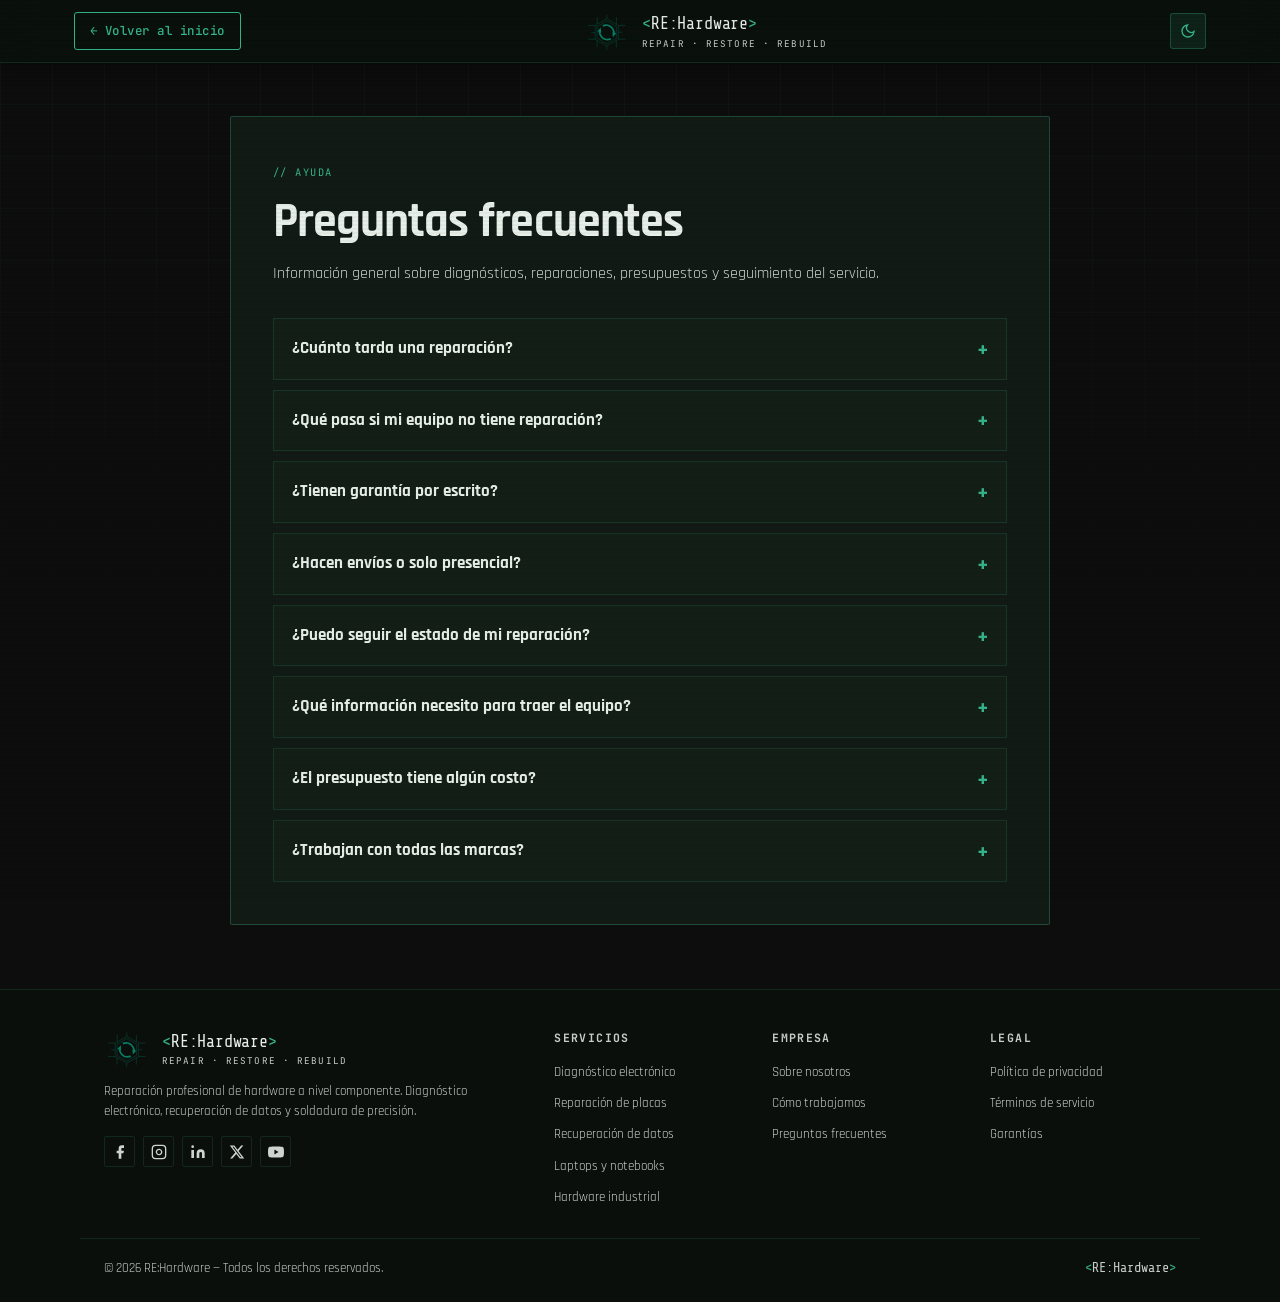
<file: faq.html>
<!DOCTYPE html>
<html lang="es" data-theme="dark">
<head>
  <meta charset="UTF-8" />
  <meta name="viewport" content="width=device-width, initial-scale=1.0" />
  <title>Preguntas frecuentes | RE:Hardware</title>
  <meta name="description" content="Respuestas sobre diagnósticos, reparaciones, garantías, presupuestos y seguimiento en RE:Hardware." />
  <link rel="canonical" href="https://rehardware.vercel.app/faq.html" />
  <link rel="icon" href="assets/images/logo-rehardware.svg" type="image/svg+xml" />
  <link rel="preconnect" href="https://fonts.googleapis.com" />
  <link rel="preconnect" href="https://fonts.gstatic.com" crossorigin />
  <link href="https://fonts.googleapis.com/css2?family=Share+Tech+Mono&family=Rajdhani:wght@400;500;600;700&family=JetBrains+Mono:wght@400;500;700&display=swap" rel="stylesheet" />
  <link rel="stylesheet" href="style.css" />
</head>
<body>
  <a class="skip-link" href="#main-content">Saltar al contenido</a>
  <header class="header scrolled">
    <div class="header__inner">
      <a class="btn-auth" href="/" onclick="if (document.referrer.indexOf(location.origin) === 0) { event.preventDefault(); history.back(); }">&larr; Volver al inicio</a>
      <a href="/" class="logo" aria-label="Volver al inicio de RE:Hardware">
        <div class="logo__hex"><img src="assets/images/logo-rehardware.svg" alt="" /></div>
        <div>
          <span class="logo__text"><span>&lt;</span>RE:Hardware<span>&gt;</span></span>
          <span class="logo__sub">Repair &middot; Restore &middot; Rebuild</span>
        </div>
      </a>
      <div class="header__actions">
        <button class="theme-toggle" id="themeToggle" type="button" aria-label="Cambiar tema" title="Cambiar tema (dark/light)">
          <svg class="icon-moon" viewBox="0 0 24 24" fill="none" stroke="currentColor" stroke-width="2" stroke-linecap="round" aria-hidden="true"><path d="M21 12.79A9 9 0 1 1 11.21 3a7 7 0 0 0 9.79 9.79z"/></svg>
          <svg class="icon-sun" viewBox="0 0 24 24" fill="none" stroke="currentColor" stroke-width="2" stroke-linecap="round" aria-hidden="true"><circle cx="12" cy="12" r="4"/><path d="M12 2v2M12 20v2M4.93 4.93l1.42 1.42M17.66 17.66l1.41 1.41M2 12h2M20 12h2M4.93 19.07l1.42-1.42M17.66 6.34l1.41-1.41"/></svg>
        </button>
      </div>
    </div>
  </header>

  <main class="legal-page" id="main-content">
    <article class="legal-document container reveal visible faq-document">
      <span class="section-tag">// AYUDA</span>
      <h1 class="section-title">Preguntas frecuentes</h1>
      <p class="legal-document__lead">Informaci&oacute;n general sobre diagn&oacute;sticos, reparaciones, presupuestos y seguimiento del servicio.</p>
      <div class="faq-list">
        <details>
          <summary>&iquest;Cu&aacute;nto tarda una reparaci&oacute;n?</summary>
          <p>El diagn&oacute;stico express tarda hasta 48 horas. La reparaci&oacute;n en s&iacute; depende de la complejidad del caso y la disponibilidad de componentes, pero en la mayor&iacute;a de los casos se resuelve en un plazo de 3 a 7 d&iacute;as h&aacute;biles. Te mantenemos informado en cada etapa del proceso desde tu cuenta.</p>
        </details>
        <details>
          <summary>&iquest;Qu&eacute; pasa si mi equipo no tiene reparaci&oacute;n?</summary>
          <p>Si despu&eacute;s del diagn&oacute;stico determinamos que el equipo no tiene soluci&oacute;n viable, te lo comunicamos de forma clara y sin costo adicional. El diagn&oacute;stico no tiene cargo si no se puede reparar. El equipo te es devuelto en el mismo estado en que lo recibimos.</p>
        </details>
        <details>
          <summary>&iquest;Tienen garant&iacute;a por escrito?</summary>
          <p>S&iacute;. Todas las reparaciones aprobadas y abonadas cuentan con una garant&iacute;a de 90 d&iacute;as sobre la intervenci&oacute;n y los componentes reemplazados. La garant&iacute;a queda registrada en tu cuenta junto al historial completo de la reparaci&oacute;n.</p>
        </details>
        <details>
          <summary>&iquest;Hacen env&iacute;os o solo presencial?</summary>
          <p>Por el momento el servicio es presencial. Recibimos equipos de lunes a viernes de 9:00 a 18:00 y los s&aacute;bados de 9:00 a 13:00. Si ten&eacute;s alguna consulta previa pod&eacute;s contactarnos por WhatsApp o email antes de acercarte.</p>
        </details>
        <details>
          <summary>&iquest;Puedo seguir el estado de mi reparaci&oacute;n?</summary>
          <p>S&iacute;. Desde tu cuenta en el sitio pod&eacute;s ver en qu&eacute; etapa est&aacute; tu equipo en tiempo real: Recibido, Diagn&oacute;stico, Presupuesto, En reparaci&oacute;n o Listo para retirar. Tambi&eacute;n te notificamos ante cualquier novedad importante.</p>
        </details>
        <details>
          <summary>&iquest;Qu&eacute; informaci&oacute;n necesito para traer el equipo?</summary>
          <p>Solo necesit&aacute;s describir el problema al momento de la recepci&oacute;n. Nosotros hacemos el registro completo del equipo con fotos del estado inicial. Si ten&eacute;s el n&uacute;mero de serie o la factura de compra, mejor, pero no es obligatorio.</p>
        </details>
        <details>
          <summary>&iquest;El presupuesto tiene alg&uacute;n costo?</summary>
          <p>No. El presupuesto es completamente gratuito y sin compromiso. Si no lo aprob&aacute;s, el equipo te es devuelto sin cargo. Solo se cobra si acept&aacute;s el presupuesto y se procede con la reparaci&oacute;n.</p>
        </details>
        <details>
          <summary>&iquest;Trabajan con todas las marcas?</summary>
          <p>S&iacute;. Reparamos laptops, notebooks, consolas y hardware industrial de cualquier marca del mercado: Dell, HP, Lenovo, ASUS, Acer, Apple, Sony, Microsoft, entre otras. Si ten&eacute;s dudas sobre tu modelo espec&iacute;fico, consultanos antes de venir.</p>
        </details>
      </div>
    </article>
  </main>

  <footer class="footer">
    <div class="footer__grid">
      <div class="footer__brand">
        <a href="/" class="logo" style="margin-bottom:12px; display:flex;">
          <div class="logo__hex"><img src="assets/images/logo-rehardware.svg" alt="" /></div>
          <div>
            <span class="logo__text"><span>&lt;</span>RE:Hardware<span>&gt;</span></span>
            <span class="logo__sub">Repair &middot; Restore &middot; Rebuild</span>
          </div>
        </a>
        <p>Reparaci&oacute;n profesional de hardware a nivel componente. Diagn&oacute;stico electr&oacute;nico, recuperaci&oacute;n de datos y soldadura de precisi&oacute;n.</p>
        <div class="footer__socials">
          <a href="https://www.facebook.com/" class="fsoc" target="_blank" rel="noopener noreferrer" aria-label="Visitar Facebook"><svg viewBox="0 0 24 24" fill="currentColor"><path d="M18 2h-3a5 5 0 00-5 5v3H7v4h3v8h4v-8h3l1-4h-4V7a1 1 0 011-1h3z"/></svg></a>
          <a href="https://www.instagram.com/" class="fsoc" target="_blank" rel="noopener noreferrer" aria-label="Visitar Instagram"><svg viewBox="0 0 24 24" fill="none" stroke="currentColor" stroke-width="2"><rect x="2" y="2" width="20" height="20" rx="5"/><path d="M16 11.37A4 4 0 1112.63 8 4 4 0 0116 11.37z"/><line x1="17.5" y1="6.5" x2="17.51" y2="6.5"/></svg></a>
          <a href="https://www.linkedin.com/" class="fsoc" target="_blank" rel="noopener noreferrer" aria-label="Visitar LinkedIn"><svg viewBox="0 0 24 24" fill="currentColor"><path d="M16 8a6 6 0 016 6v7h-4v-7a2 2 0 00-2-2 2 2 0 00-2 2v7h-4v-7a6 6 0 016-6zM2 9h4v12H2z"/><circle cx="4" cy="4" r="2"/></svg></a>
          <a href="https://x.com/" class="fsoc" target="_blank" rel="noopener noreferrer" aria-label="Visitar X"><svg viewBox="0 0 24 24" fill="currentColor"><path d="M18.244 2.25h3.308l-7.227 8.26 8.502 11.24H16.17l-5.214-6.817L4.99 21.75H1.68l7.73-8.835L1.254 2.25H8.08l4.713 6.231zm-1.161 17.52h1.833L7.084 4.126H5.117z"/></svg></a>
          <a href="https://www.youtube.com/" class="fsoc" target="_blank" rel="noopener noreferrer" aria-label="Visitar YouTube"><svg viewBox="0 0 24 24" fill="currentColor"><path d="M23.5 6.2a3 3 0 00-2.1-2.1C19.5 3.6 12 3.6 12 3.6s-7.5 0-9.4.5A3 3 0 00.5 6.2 31 31 0 000 12a31 31 0 00.5 5.8 3 3 0 002.1 2.1c1.9.5 9.4.5 9.4.5s7.5 0 9.4-.5a3 3 0 002.1-2.1A31 31 0 0024 12a31 31 0 00-.5-5.8zM9.6 15.6V8.4L15.8 12z"/></svg></a>
        </div>
      </div>
      <div class="footer__col">
        <h5>Servicios</h5>
        <ul>
          <li><a href="/#servicios">Diagn&oacute;stico electr&oacute;nico</a></li>
          <li><a href="/#servicios">Reparaci&oacute;n de placas</a></li>
          <li><a href="/#servicios">Recuperaci&oacute;n de datos</a></li>
          <li><a href="/#servicios">Laptops y notebooks</a></li>
          <li><a href="/#servicios">Hardware industrial</a></li>
        </ul>
      </div>
      <div class="footer__col">
        <h5>Empresa</h5>
        <ul>
          <li><a href="/nosotros.html">Sobre nosotros</a></li>
          <li><a href="/#proceso">C&oacute;mo trabajamos</a></li>
          <li><a href="faq.html">Preguntas frecuentes</a></li>
        </ul>
      </div>
      <div class="footer__col">
        <h5>Legal</h5>
        <ul>
          <li><a href="privacidad.html">Pol&iacute;tica de privacidad</a></li>
          <li><a href="terminos.html">T&eacute;rminos de servicio</a></li>
          <li><a href="garantia.html">Garant&iacute;as</a></li>
        </ul>
      </div>
    </div>
    <div class="footer__bottom">
      <p>&copy; 2026 RE:Hardware &mdash; Todos los derechos reservados.</p>
      <div class="footer__bottom-logo"><span>&lt;</span>RE:Hardware<span>&gt;</span></div>
    </div>
  </footer>
  <script>
    const themeToggle = document.getElementById('themeToggle');
    const html = document.documentElement;
    html.setAttribute('data-theme', localStorage.getItem('rehw-theme') || 'dark');
    themeToggle.addEventListener('click', () => {
      const nextTheme = html.getAttribute('data-theme') === 'dark' ? 'light' : 'dark';
      html.setAttribute('data-theme', nextTheme);
      localStorage.setItem('rehw-theme', nextTheme);
    });
  </script>
</body>
</html>
</file>
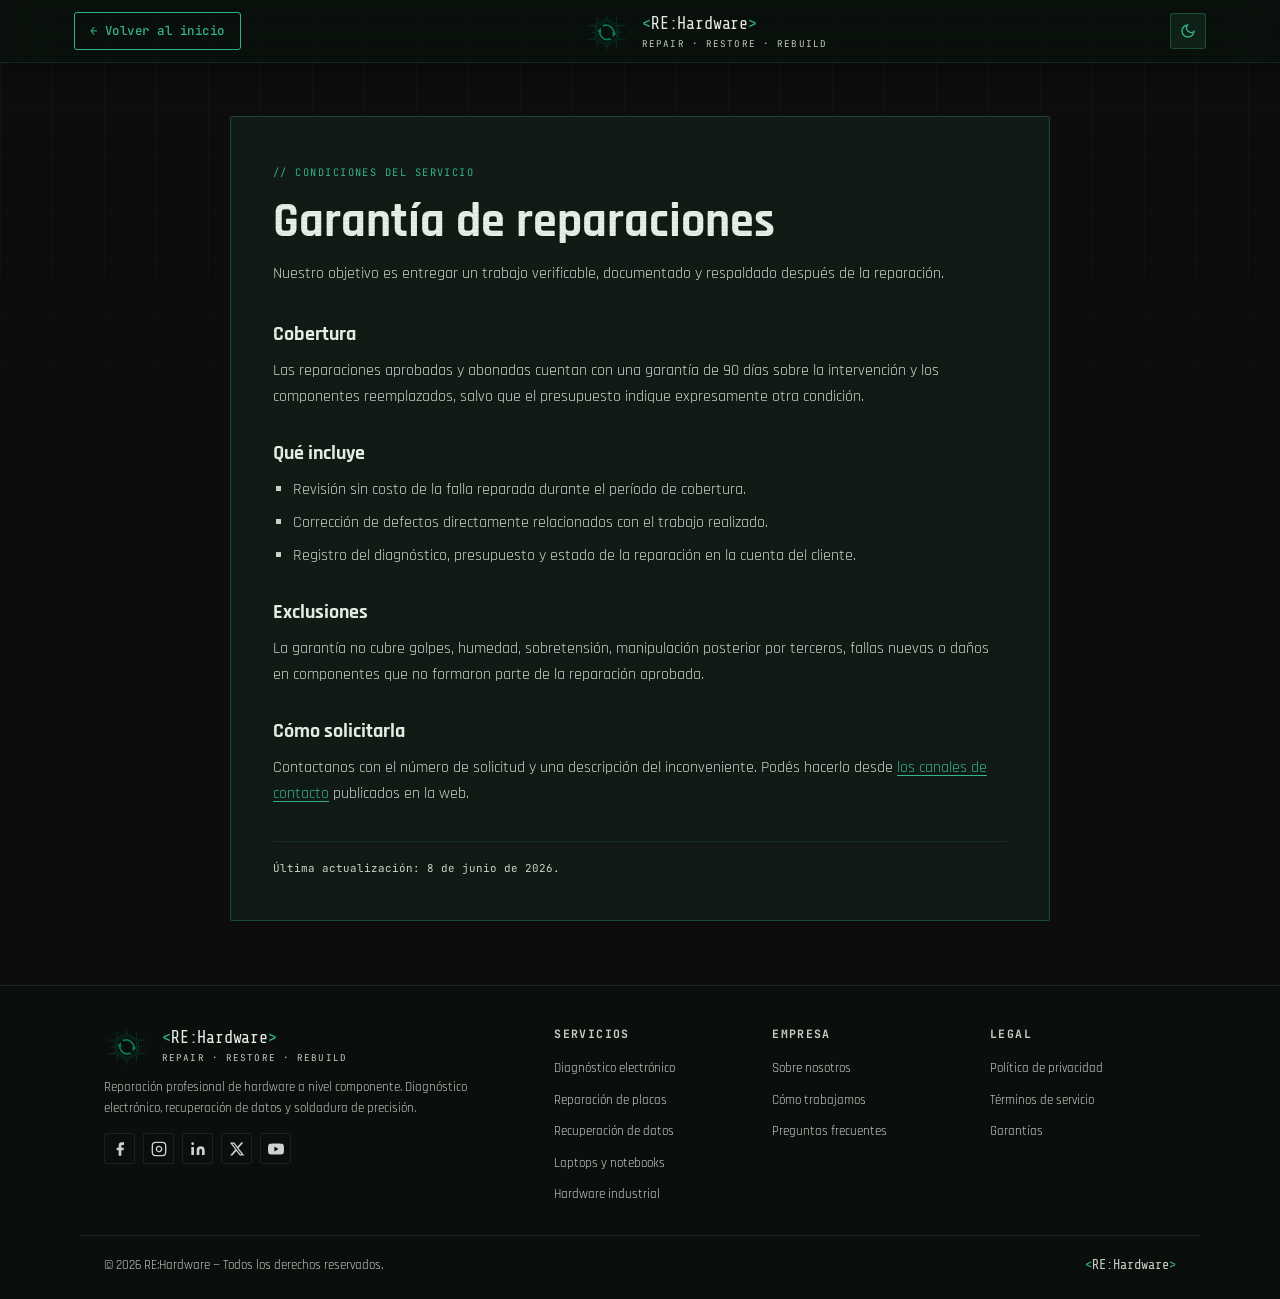
<file: garantia.html>
<!DOCTYPE html>
<html lang="es" data-theme="dark">
<head>
  <meta charset="UTF-8" />
  <meta name="viewport" content="width=device-width, initial-scale=1.0" />
  <title>Garantía de reparaciones | RE:Hardware</title>
  <meta name="description" content="Condiciones de garantía para diagnósticos y reparaciones realizadas por RE:Hardware." />
  <link rel="canonical" href="https://rehardware.vercel.app/garantia.html" />
  <link rel="icon" href="assets/images/logo-rehardware.svg" type="image/svg+xml" />
  <link rel="preconnect" href="https://fonts.googleapis.com" />
  <link rel="preconnect" href="https://fonts.gstatic.com" crossorigin />
  <link href="https://fonts.googleapis.com/css2?family=Share+Tech+Mono&family=Rajdhani:wght@400;500;600;700&family=JetBrains+Mono:wght@400;500;700&display=swap" rel="stylesheet" />
  <link rel="stylesheet" href="style.css" />
</head>
<body>
  <a class="skip-link" href="#main-content">Saltar al contenido</a>
  <header class="header scrolled">
    <div class="header__inner">
      <a class="btn-auth" href="/" onclick="if (document.referrer.indexOf(location.origin) === 0) { event.preventDefault(); history.back(); }">← Volver al inicio</a>
      <a href="/" class="logo" aria-label="Volver al inicio de RE:Hardware">
        <div class="logo__hex"><img src="assets/images/logo-rehardware.svg" alt="" /></div>
        <div>
          <span class="logo__text"><span>&lt;</span>RE:Hardware<span>&gt;</span></span>
          <span class="logo__sub">Repair · Restore · Rebuild</span>
        </div>
      </a>
      <div class="header__actions">
        <button class="theme-toggle" id="themeToggle" type="button" aria-label="Cambiar tema" title="Cambiar tema (dark/light)">
          <svg class="icon-moon" viewBox="0 0 24 24" fill="none" stroke="currentColor" stroke-width="2" stroke-linecap="round" aria-hidden="true">
            <path d="M21 12.79A9 9 0 1 1 11.21 3a7 7 0 0 0 9.79 9.79z"/>
          </svg>
          <svg class="icon-sun" viewBox="0 0 24 24" fill="none" stroke="currentColor" stroke-width="2" stroke-linecap="round" aria-hidden="true">
            <circle cx="12" cy="12" r="4"/>
            <path d="M12 2v2M12 20v2M4.93 4.93l1.42 1.42M17.66 17.66l1.41 1.41M2 12h2M20 12h2M4.93 19.07l1.42-1.42M17.66 6.34l1.41-1.41"/>
          </svg>
        </button>
      </div>
    </div>
  </header>

  <main class="legal-page" id="main-content">
    <article class="legal-document">
      <span class="section-tag">// CONDICIONES DEL SERVICIO</span>
      <h1>Garantía de reparaciones</h1>
      <p class="legal-document__lead">Nuestro objetivo es entregar un trabajo verificable, documentado y respaldado después de la reparación.</p>

      <section>
        <h2>Cobertura</h2>
        <p>Las reparaciones aprobadas y abonadas cuentan con una garantía de 90 días sobre la intervención y los componentes reemplazados, salvo que el presupuesto indique expresamente otra condición.</p>
      </section>
      <section>
        <h2>Qué incluye</h2>
        <ul>
          <li>Revisión sin costo de la falla reparada durante el período de cobertura.</li>
          <li>Corrección de defectos directamente relacionados con el trabajo realizado.</li>
          <li>Registro del diagnóstico, presupuesto y estado de la reparación en la cuenta del cliente.</li>
        </ul>
      </section>
      <section>
        <h2>Exclusiones</h2>
        <p>La garantía no cubre golpes, humedad, sobretensión, manipulación posterior por terceros, fallas nuevas o daños en componentes que no formaron parte de la reparación aprobada.</p>
      </section>
      <section>
        <h2>Cómo solicitarla</h2>
        <p>Contactanos con el número de solicitud y una descripción del inconveniente. Podés hacerlo desde <a href="/#contacto">los canales de contacto</a> publicados en la web.</p>
      </section>

      <p class="legal-document__updated">Última actualización: 8 de junio de 2026.</p>
    </article>
  </main>

  <footer class="footer">
    <div class="footer__grid">
      <div class="footer__brand">
        <a href="/" class="logo" style="margin-bottom:12px; display:flex;">
          <div class="logo__hex">
            <img src="assets/images/logo-rehardware.svg" alt="" />
          </div>
          <div>
            <span class="logo__text"><span>&lt;</span>RE:Hardware<span>&gt;</span></span>
            <span class="logo__sub">Repair · Restore · Rebuild</span>
          </div>
        </a>
        <p>Reparación profesional de hardware a nivel componente. Diagnóstico electrónico, recuperación de datos y soldadura de precisión.</p>
        <div class="footer__socials">
          <a href="https://www.facebook.com/" class="fsoc" target="_blank" rel="noopener noreferrer" aria-label="Visitar Facebook">
            <svg viewBox="0 0 24 24" fill="currentColor"><path d="M18 2h-3a5 5 0 00-5 5v3H7v4h3v8h4v-8h3l1-4h-4V7a1 1 0 011-1h3z"/></svg>
          </a>
          <a href="https://www.instagram.com/" class="fsoc" target="_blank" rel="noopener noreferrer" aria-label="Visitar Instagram">
            <svg viewBox="0 0 24 24" fill="none" stroke="currentColor" stroke-width="2"><rect x="2" y="2" width="20" height="20" rx="5"/><path d="M16 11.37A4 4 0 1112.63 8 4 4 0 0116 11.37z"/><line x1="17.5" y1="6.5" x2="17.51" y2="6.5"/></svg>
          </a>
          <a href="https://www.linkedin.com/" class="fsoc" target="_blank" rel="noopener noreferrer" aria-label="Visitar LinkedIn">
            <svg viewBox="0 0 24 24" fill="currentColor"><path d="M16 8a6 6 0 016 6v7h-4v-7a2 2 0 00-2-2 2 2 0 00-2 2v7h-4v-7a6 6 0 016-6zM2 9h4v12H2z"/><circle cx="4" cy="4" r="2"/></svg>
          </a>
          <a href="https://x.com/" class="fsoc" target="_blank" rel="noopener noreferrer" aria-label="Visitar X">
            <svg viewBox="0 0 24 24" fill="currentColor"><path d="M18.244 2.25h3.308l-7.227 8.26 8.502 11.24H16.17l-5.214-6.817L4.99 21.75H1.68l7.73-8.835L1.254 2.25H8.08l4.713 6.231zm-1.161 17.52h1.833L7.084 4.126H5.117z"/></svg>
          </a>
          <a href="https://www.youtube.com/" class="fsoc" target="_blank" rel="noopener noreferrer" aria-label="Visitar YouTube">
            <svg viewBox="0 0 24 24" fill="currentColor"><path d="M23.5 6.2a3 3 0 00-2.1-2.1C19.5 3.6 12 3.6 12 3.6s-7.5 0-9.4.5A3 3 0 00.5 6.2 31 31 0 000 12a31 31 0 00.5 5.8 3 3 0 002.1 2.1c1.9.5 9.4.5 9.4.5s7.5 0 9.4-.5a3 3 0 002.1-2.1A31 31 0 0024 12a31 31 0 00-.5-5.8zM9.6 15.6V8.4L15.8 12z"/></svg>
          </a>
        </div>
      </div>
      <div class="footer__col">
        <h5>Servicios</h5>
        <ul>
          <li><a href="/#servicios">Diagnóstico electrónico</a></li>
          <li><a href="/#servicios">Reparación de placas</a></li>
          <li><a href="/#servicios">Recuperación de datos</a></li>
          <li><a href="/#servicios">Laptops y notebooks</a></li>
          <li><a href="/#servicios">Hardware industrial</a></li>
        </ul>
      </div>
      <div class="footer__col">
        <h5>Empresa</h5>
        <ul>
          <li><a href="/nosotros.html">Sobre nosotros</a></li>
          <li><a href="/#proceso">Cómo trabajamos</a></li>
          <li><a href="faq.html">Preguntas frecuentes</a></li>
        </ul>
      </div>
      <div class="footer__col">
        <h5>Legal</h5>
        <ul>
          <li><a href="privacidad.html">Política de privacidad</a></li>
          <li><a href="terminos.html">Términos de servicio</a></li>
          <li><a href="garantia.html">Garantías</a></li>
        </ul>
      </div>
    </div>
    <div class="footer__bottom">
      <p>© 2026 RE:Hardware — Todos los derechos reservados.</p>
      <div class="footer__bottom-logo"><span>&lt;</span>RE:Hardware<span>&gt;</span></div>
    </div>
  </footer>
  <script>
    const themeToggle = document.getElementById('themeToggle');
    const html = document.documentElement;
    html.setAttribute('data-theme', localStorage.getItem('rehw-theme') || 'dark');
    themeToggle.addEventListener('click', () => {
      const nextTheme = html.getAttribute('data-theme') === 'dark' ? 'light' : 'dark';
      html.setAttribute('data-theme', nextTheme);
      localStorage.setItem('rehw-theme', nextTheme);
    });
  </script>
</body>
</html>
</file>
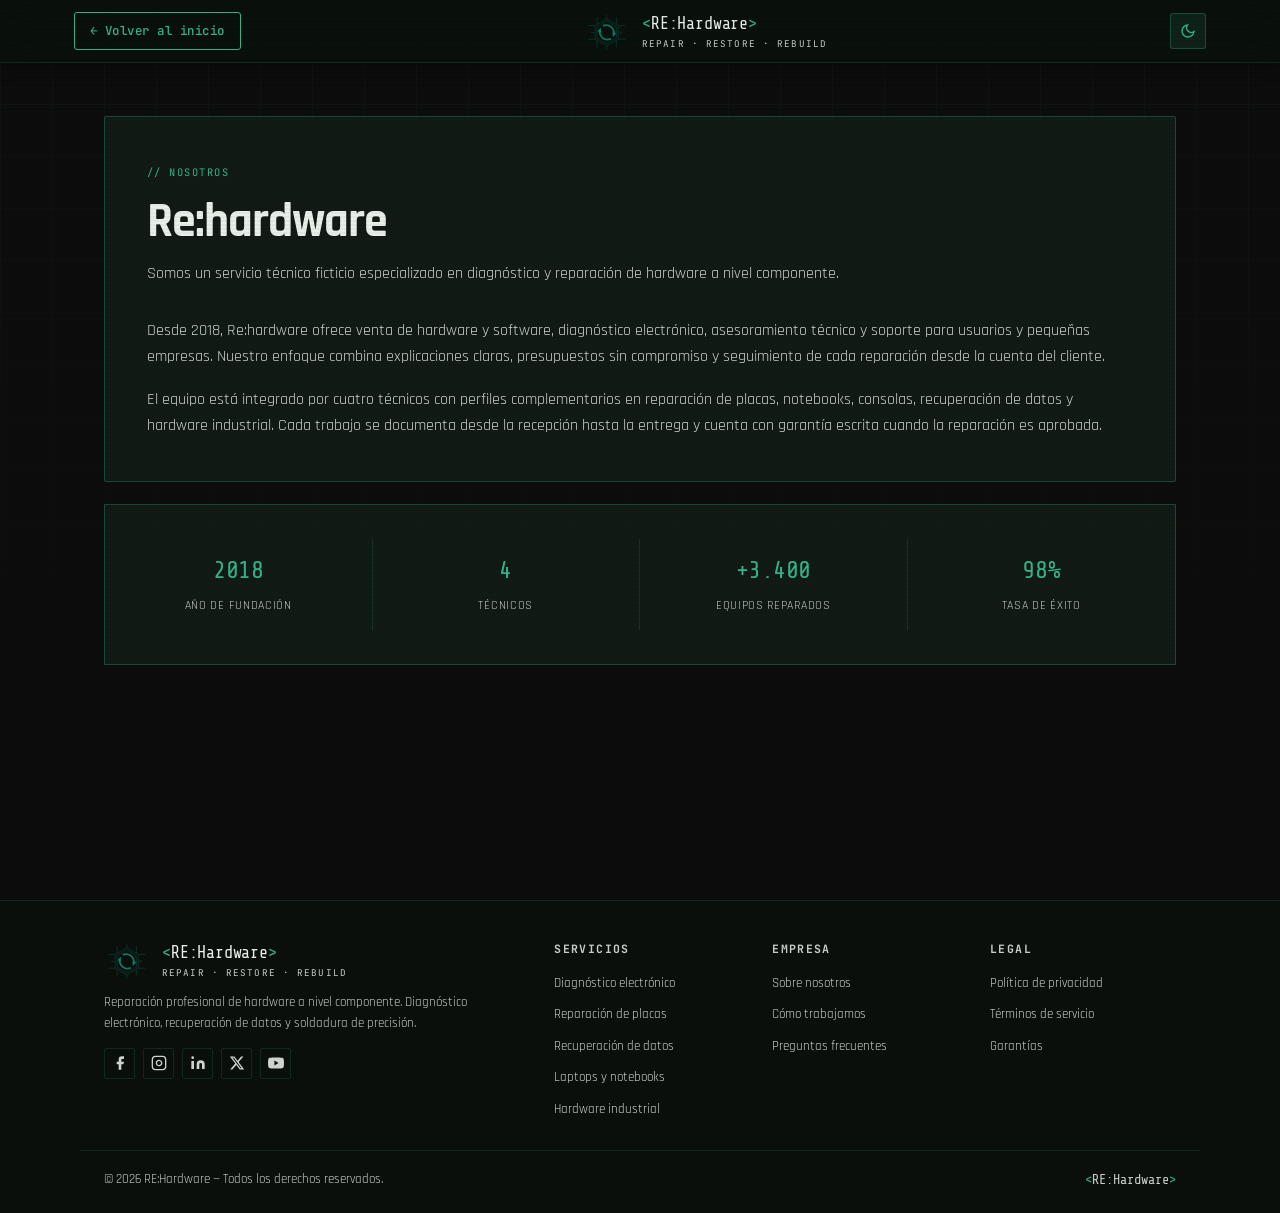
<file: nosotros.html>
<!DOCTYPE html>
<html lang="es" data-theme="dark">
<head>
  <meta charset="UTF-8" />
  <meta name="viewport" content="width=device-width, initial-scale=1.0" />
  <title>Sobre nosotros | RE:Hardware</title>
  <meta name="description" content="Conocé RE:Hardware, servicio de venta, diagnóstico, asesoramiento técnico y soporte de hardware y software." />
  <link rel="canonical" href="https://rehardware.vercel.app/nosotros.html" />
  <link rel="icon" href="assets/images/logo-rehardware.svg" type="image/svg+xml" />
  <link rel="preconnect" href="https://fonts.googleapis.com" />
  <link rel="preconnect" href="https://fonts.gstatic.com" crossorigin />
  <link href="https://fonts.googleapis.com/css2?family=Share+Tech+Mono&family=Rajdhani:wght@400;500;600;700&family=JetBrains+Mono:wght@400;500;700&display=swap" rel="stylesheet" />
  <link rel="stylesheet" href="style.css" />
</head>
<body>
  <a class="skip-link" href="#main-content">Saltar al contenido</a>

  <header class="header scrolled">
    <div class="header__inner">
      <a class="btn-auth" href="/" onclick="if (document.referrer.indexOf(location.origin) === 0) { event.preventDefault(); history.back(); }">&larr; Volver al inicio</a>
      <a href="/" class="logo" aria-label="Volver al inicio de RE:Hardware">
        <div class="logo__hex"><img src="assets/images/logo-rehardware.svg" alt="" /></div>
        <div>
          <span class="logo__text"><span>&lt;</span>RE:Hardware<span>&gt;</span></span>
          <span class="logo__sub">Repair &middot; Restore &middot; Rebuild</span>
        </div>
      </a>
      <div class="header__actions">
        <button class="theme-toggle" id="themeToggle" type="button" aria-label="Cambiar tema" title="Cambiar tema (dark/light)">
          <svg class="icon-moon" viewBox="0 0 24 24" fill="none" stroke="currentColor" stroke-width="2" stroke-linecap="round" aria-hidden="true">
            <path d="M21 12.79A9 9 0 1 1 11.21 3a7 7 0 0 0 9.79 9.79z"/>
          </svg>
          <svg class="icon-sun" viewBox="0 0 24 24" fill="none" stroke="currentColor" stroke-width="2" stroke-linecap="round" aria-hidden="true">
            <circle cx="12" cy="12" r="4"/>
            <path d="M12 2v2M12 20v2M4.93 4.93l1.42 1.42M17.66 17.66l1.41 1.41M2 12h2M20 12h2M4.93 19.07l1.42-1.42M17.66 6.34l1.41-1.41"/>
          </svg>
        </button>
      </div>
    </div>
  </header>

  <main class="legal-page" id="main-content">
    <section class="container reveal visible about-page" aria-labelledby="nosotros-title">
      <article class="legal-document about-intro">
        <span class="section-tag">// NOSOTROS</span>
        <h1 class="section-title" id="nosotros-title">Re:hardware</h1>
        <p class="legal-document__lead">
          Somos un servicio t&eacute;cnico ficticio especializado en diagn&oacute;stico y reparaci&oacute;n de hardware a nivel componente.
        </p>
        <p>
          Desde 2018, Re:hardware ofrece venta de hardware y software, diagn&oacute;stico electr&oacute;nico, asesoramiento t&eacute;cnico y soporte para usuarios y peque&ntilde;as empresas. Nuestro enfoque combina explicaciones claras, presupuestos sin compromiso y seguimiento de cada reparaci&oacute;n desde la cuenta del cliente.
        </p>
        <p>
          El equipo est&aacute; integrado por cuatro t&eacute;cnicos con perfiles complementarios en reparaci&oacute;n de placas, notebooks, consolas, recuperaci&oacute;n de datos y hardware industrial. Cada trabajo se documenta desde la recepci&oacute;n hasta la entrega y cuenta con garant&iacute;a escrita cuando la reparaci&oacute;n es aprobada.
        </p>
      </article>

      <div class="stats about-stats" aria-label="Datos de Re:hardware">
        <div class="stats__grid">
          <div class="stat-item"><strong class="stat-item__num">2018</strong><span class="stat-item__lbl">a&ntilde;o de fundaci&oacute;n</span></div>
          <div class="stat-item"><strong class="stat-item__num">4</strong><span class="stat-item__lbl">t&eacute;cnicos</span></div>
          <div class="stat-item"><strong class="stat-item__num">+3.400</strong><span class="stat-item__lbl">equipos reparados</span></div>
          <div class="stat-item"><strong class="stat-item__num">98%</strong><span class="stat-item__lbl">tasa de &eacute;xito</span></div>
        </div>
      </div>
    </section>
  </main>

  <footer class="footer">
    <div class="footer__grid">
      <div class="footer__brand">
        <a href="/" class="logo" style="margin-bottom:12px; display:flex;">
          <div class="logo__hex">
            <img src="assets/images/logo-rehardware.svg" alt="" />
          </div>
          <div>
            <span class="logo__text"><span>&lt;</span>RE:Hardware<span>&gt;</span></span>
            <span class="logo__sub">Repair &middot; Restore &middot; Rebuild</span>
          </div>
        </a>
        <p>Reparaci&oacute;n profesional de hardware a nivel componente. Diagn&oacute;stico electr&oacute;nico, recuperaci&oacute;n de datos y soldadura de precisi&oacute;n.</p>
        <div class="footer__socials">
          <a href="https://www.facebook.com/" class="fsoc" target="_blank" rel="noopener noreferrer" aria-label="Visitar Facebook">
            <svg viewBox="0 0 24 24" fill="currentColor"><path d="M18 2h-3a5 5 0 00-5 5v3H7v4h3v8h4v-8h3l1-4h-4V7a1 1 0 011-1h3z"/></svg>
          </a>
          <a href="https://www.instagram.com/" class="fsoc" target="_blank" rel="noopener noreferrer" aria-label="Visitar Instagram">
            <svg viewBox="0 0 24 24" fill="none" stroke="currentColor" stroke-width="2"><rect x="2" y="2" width="20" height="20" rx="5"/><path d="M16 11.37A4 4 0 1112.63 8 4 4 0 0116 11.37z"/><line x1="17.5" y1="6.5" x2="17.51" y2="6.5"/></svg>
          </a>
          <a href="https://www.linkedin.com/" class="fsoc" target="_blank" rel="noopener noreferrer" aria-label="Visitar LinkedIn">
            <svg viewBox="0 0 24 24" fill="currentColor"><path d="M16 8a6 6 0 016 6v7h-4v-7a2 2 0 00-2-2 2 2 0 00-2 2v7h-4v-7a6 6 0 016-6zM2 9h4v12H2z"/><circle cx="4" cy="4" r="2"/></svg>
          </a>
          <a href="https://x.com/" class="fsoc" target="_blank" rel="noopener noreferrer" aria-label="Visitar X">
            <svg viewBox="0 0 24 24" fill="currentColor"><path d="M18.244 2.25h3.308l-7.227 8.26 8.502 11.24H16.17l-5.214-6.817L4.99 21.75H1.68l7.73-8.835L1.254 2.25H8.08l4.713 6.231zm-1.161 17.52h1.833L7.084 4.126H5.117z"/></svg>
          </a>
          <a href="https://www.youtube.com/" class="fsoc" target="_blank" rel="noopener noreferrer" aria-label="Visitar YouTube">
            <svg viewBox="0 0 24 24" fill="currentColor"><path d="M23.5 6.2a3 3 0 00-2.1-2.1C19.5 3.6 12 3.6 12 3.6s-7.5 0-9.4.5A3 3 0 00.5 6.2 31 31 0 000 12a31 31 0 00.5 5.8 3 3 0 002.1 2.1c1.9.5 9.4.5 9.4.5s7.5 0 9.4-.5a3 3 0 002.1-2.1A31 31 0 0024 12a31 31 0 00-.5-5.8zM9.6 15.6V8.4L15.8 12z"/></svg>
          </a>
        </div>
      </div>
      <div class="footer__col">
        <h5>Servicios</h5>
        <ul>
          <li><a href="/#servicios">Diagn&oacute;stico electr&oacute;nico</a></li>
          <li><a href="/#servicios">Reparaci&oacute;n de placas</a></li>
          <li><a href="/#servicios">Recuperaci&oacute;n de datos</a></li>
          <li><a href="/#servicios">Laptops y notebooks</a></li>
          <li><a href="/#servicios">Hardware industrial</a></li>
        </ul>
      </div>
      <div class="footer__col">
        <h5>Empresa</h5>
        <ul>
          <li><a href="/nosotros.html">Sobre nosotros</a></li>
          <li><a href="/#proceso">C&oacute;mo trabajamos</a></li>
          <li><a href="faq.html">Preguntas frecuentes</a></li>
        </ul>
      </div>
      <div class="footer__col">
        <h5>Legal</h5>
        <ul>
          <li><a href="privacidad.html">Pol&iacute;tica de privacidad</a></li>
          <li><a href="terminos.html">T&eacute;rminos de servicio</a></li>
          <li><a href="garantia.html">Garant&iacute;as</a></li>
        </ul>
      </div>
    </div>
    <div class="footer__bottom">
      <p>&copy; 2026 RE:Hardware &mdash; Todos los derechos reservados.</p>
      <div class="footer__bottom-logo"><span>&lt;</span>RE:Hardware<span>&gt;</span></div>
    </div>
  </footer>

  <script>
    const themeToggle = document.getElementById('themeToggle');
    const html = document.documentElement;
    html.setAttribute('data-theme', localStorage.getItem('rehw-theme') || 'dark');
    themeToggle.addEventListener('click', () => {
      const nextTheme = html.getAttribute('data-theme') === 'dark' ? 'light' : 'dark';
      html.setAttribute('data-theme', nextTheme);
      localStorage.setItem('rehw-theme', nextTheme);
    });
  </script>
</body>
</html>
</file>
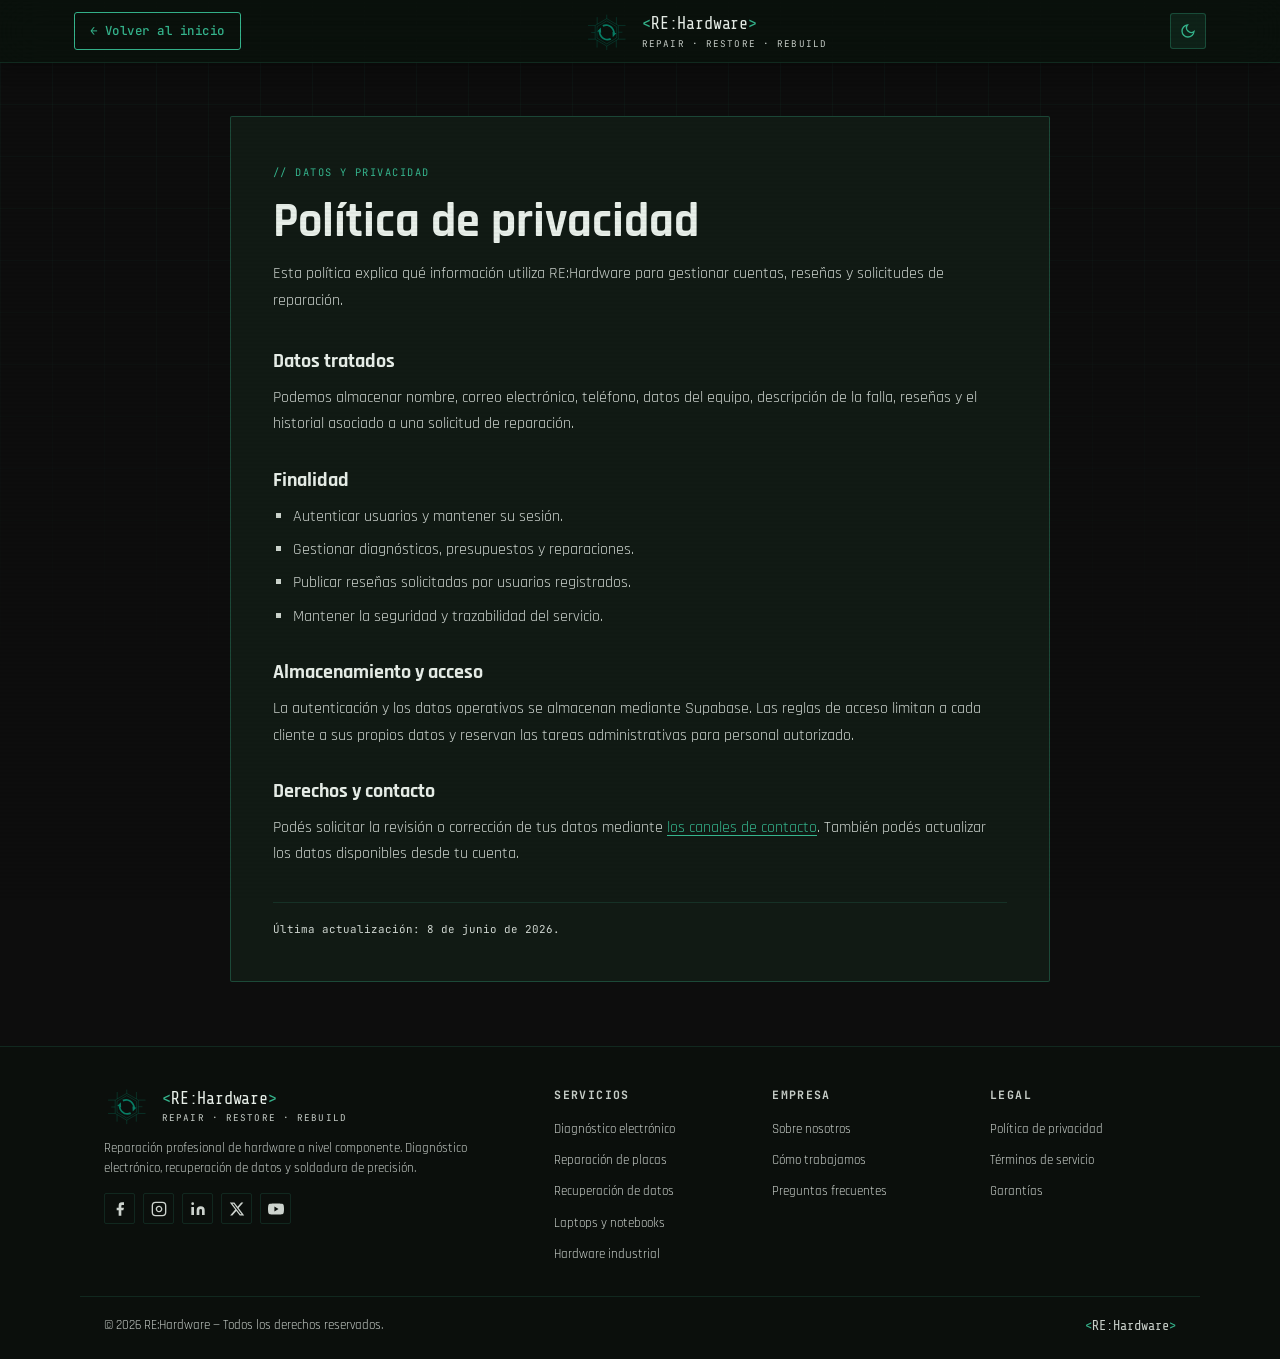
<file: privacidad.html>
<!DOCTYPE html>
<html lang="es" data-theme="dark">
<head>
  <meta charset="UTF-8" />
  <meta name="viewport" content="width=device-width, initial-scale=1.0" />
  <title>Política de privacidad | RE:Hardware</title>
  <meta name="description" content="Información sobre el tratamiento de datos personales en RE:Hardware." />
  <link rel="canonical" href="https://rehardware.vercel.app/privacidad.html" />
  <link rel="icon" href="assets/images/logo-rehardware.svg" type="image/svg+xml" />
  <link rel="preconnect" href="https://fonts.googleapis.com" />
  <link rel="preconnect" href="https://fonts.gstatic.com" crossorigin />
  <link href="https://fonts.googleapis.com/css2?family=Share+Tech+Mono&family=Rajdhani:wght@400;500;600;700&family=JetBrains+Mono:wght@400;500;700&display=swap" rel="stylesheet" />
  <link rel="stylesheet" href="style.css" />
</head>
<body>
  <a class="skip-link" href="#main-content">Saltar al contenido</a>
  <header class="header scrolled">
    <div class="header__inner">
      <a class="btn-auth" href="/" onclick="if (document.referrer.indexOf(location.origin) === 0) { event.preventDefault(); history.back(); }">← Volver al inicio</a>
      <a href="/" class="logo" aria-label="Volver al inicio de RE:Hardware">
        <div class="logo__hex"><img src="assets/images/logo-rehardware.svg" alt="" /></div>
        <div>
          <span class="logo__text"><span>&lt;</span>RE:Hardware<span>&gt;</span></span>
          <span class="logo__sub">Repair · Restore · Rebuild</span>
        </div>
      </a>
      <div class="header__actions">
        <button class="theme-toggle" id="themeToggle" type="button" aria-label="Cambiar tema" title="Cambiar tema (dark/light)">
          <svg class="icon-moon" viewBox="0 0 24 24" fill="none" stroke="currentColor" stroke-width="2" stroke-linecap="round" aria-hidden="true">
            <path d="M21 12.79A9 9 0 1 1 11.21 3a7 7 0 0 0 9.79 9.79z"/>
          </svg>
          <svg class="icon-sun" viewBox="0 0 24 24" fill="none" stroke="currentColor" stroke-width="2" stroke-linecap="round" aria-hidden="true">
            <circle cx="12" cy="12" r="4"/>
            <path d="M12 2v2M12 20v2M4.93 4.93l1.42 1.42M17.66 17.66l1.41 1.41M2 12h2M20 12h2M4.93 19.07l1.42-1.42M17.66 6.34l1.41-1.41"/>
          </svg>
        </button>
      </div>
    </div>
  </header>

  <main class="legal-page" id="main-content">
    <article class="legal-document">
      <span class="section-tag">// DATOS Y PRIVACIDAD</span>
      <h1>Política de privacidad</h1>
      <p class="legal-document__lead">Esta política explica qué información utiliza RE:Hardware para gestionar cuentas, reseñas y solicitudes de reparación.</p>

      <section>
        <h2>Datos tratados</h2>
        <p>Podemos almacenar nombre, correo electrónico, teléfono, datos del equipo, descripción de la falla, reseñas y el historial asociado a una solicitud de reparación.</p>
      </section>
      <section>
        <h2>Finalidad</h2>
        <ul>
          <li>Autenticar usuarios y mantener su sesión.</li>
          <li>Gestionar diagnósticos, presupuestos y reparaciones.</li>
          <li>Publicar reseñas solicitadas por usuarios registrados.</li>
          <li>Mantener la seguridad y trazabilidad del servicio.</li>
        </ul>
      </section>
      <section>
        <h2>Almacenamiento y acceso</h2>
        <p>La autenticación y los datos operativos se almacenan mediante Supabase. Las reglas de acceso limitan a cada cliente a sus propios datos y reservan las tareas administrativas para personal autorizado.</p>
      </section>
      <section>
        <h2>Derechos y contacto</h2>
        <p>Podés solicitar la revisión o corrección de tus datos mediante <a href="/#contacto">los canales de contacto</a>. También podés actualizar los datos disponibles desde tu cuenta.</p>
      </section>

      <p class="legal-document__updated">Última actualización: 8 de junio de 2026.</p>
    </article>
  </main>

  <footer class="footer">
    <div class="footer__grid">
      <div class="footer__brand">
        <a href="/" class="logo" style="margin-bottom:12px; display:flex;">
          <div class="logo__hex">
            <img src="assets/images/logo-rehardware.svg" alt="" />
          </div>
          <div>
            <span class="logo__text"><span>&lt;</span>RE:Hardware<span>&gt;</span></span>
            <span class="logo__sub">Repair · Restore · Rebuild</span>
          </div>
        </a>
        <p>Reparación profesional de hardware a nivel componente. Diagnóstico electrónico, recuperación de datos y soldadura de precisión.</p>
        <div class="footer__socials">
          <a href="https://www.facebook.com/" class="fsoc" target="_blank" rel="noopener noreferrer" aria-label="Visitar Facebook">
            <svg viewBox="0 0 24 24" fill="currentColor"><path d="M18 2h-3a5 5 0 00-5 5v3H7v4h3v8h4v-8h3l1-4h-4V7a1 1 0 011-1h3z"/></svg>
          </a>
          <a href="https://www.instagram.com/" class="fsoc" target="_blank" rel="noopener noreferrer" aria-label="Visitar Instagram">
            <svg viewBox="0 0 24 24" fill="none" stroke="currentColor" stroke-width="2"><rect x="2" y="2" width="20" height="20" rx="5"/><path d="M16 11.37A4 4 0 1112.63 8 4 4 0 0116 11.37z"/><line x1="17.5" y1="6.5" x2="17.51" y2="6.5"/></svg>
          </a>
          <a href="https://www.linkedin.com/" class="fsoc" target="_blank" rel="noopener noreferrer" aria-label="Visitar LinkedIn">
            <svg viewBox="0 0 24 24" fill="currentColor"><path d="M16 8a6 6 0 016 6v7h-4v-7a2 2 0 00-2-2 2 2 0 00-2 2v7h-4v-7a6 6 0 016-6zM2 9h4v12H2z"/><circle cx="4" cy="4" r="2"/></svg>
          </a>
          <a href="https://x.com/" class="fsoc" target="_blank" rel="noopener noreferrer" aria-label="Visitar X">
            <svg viewBox="0 0 24 24" fill="currentColor"><path d="M18.244 2.25h3.308l-7.227 8.26 8.502 11.24H16.17l-5.214-6.817L4.99 21.75H1.68l7.73-8.835L1.254 2.25H8.08l4.713 6.231zm-1.161 17.52h1.833L7.084 4.126H5.117z"/></svg>
          </a>
          <a href="https://www.youtube.com/" class="fsoc" target="_blank" rel="noopener noreferrer" aria-label="Visitar YouTube">
            <svg viewBox="0 0 24 24" fill="currentColor"><path d="M23.5 6.2a3 3 0 00-2.1-2.1C19.5 3.6 12 3.6 12 3.6s-7.5 0-9.4.5A3 3 0 00.5 6.2 31 31 0 000 12a31 31 0 00.5 5.8 3 3 0 002.1 2.1c1.9.5 9.4.5 9.4.5s7.5 0 9.4-.5a3 3 0 002.1-2.1A31 31 0 0024 12a31 31 0 00-.5-5.8zM9.6 15.6V8.4L15.8 12z"/></svg>
          </a>
        </div>
      </div>
      <div class="footer__col">
        <h5>Servicios</h5>
        <ul>
          <li><a href="/#servicios">Diagnóstico electrónico</a></li>
          <li><a href="/#servicios">Reparación de placas</a></li>
          <li><a href="/#servicios">Recuperación de datos</a></li>
          <li><a href="/#servicios">Laptops y notebooks</a></li>
          <li><a href="/#servicios">Hardware industrial</a></li>
        </ul>
      </div>
      <div class="footer__col">
        <h5>Empresa</h5>
        <ul>
          <li><a href="/nosotros.html">Sobre nosotros</a></li>
          <li><a href="/#proceso">Cómo trabajamos</a></li>
          <li><a href="faq.html">Preguntas frecuentes</a></li>
        </ul>
      </div>
      <div class="footer__col">
        <h5>Legal</h5>
        <ul>
          <li><a href="privacidad.html">Política de privacidad</a></li>
          <li><a href="terminos.html">Términos de servicio</a></li>
          <li><a href="garantia.html">Garantías</a></li>
        </ul>
      </div>
    </div>
    <div class="footer__bottom">
      <p>© 2026 RE:Hardware — Todos los derechos reservados.</p>
      <div class="footer__bottom-logo"><span>&lt;</span>RE:Hardware<span>&gt;</span></div>
    </div>
  </footer>
  <script>
    const themeToggle = document.getElementById('themeToggle');
    const html = document.documentElement;
    html.setAttribute('data-theme', localStorage.getItem('rehw-theme') || 'dark');
    themeToggle.addEventListener('click', () => {
      const nextTheme = html.getAttribute('data-theme') === 'dark' ? 'light' : 'dark';
      html.setAttribute('data-theme', nextTheme);
      localStorage.setItem('rehw-theme', nextTheme);
    });
  </script>
</body>
</html>
</file>
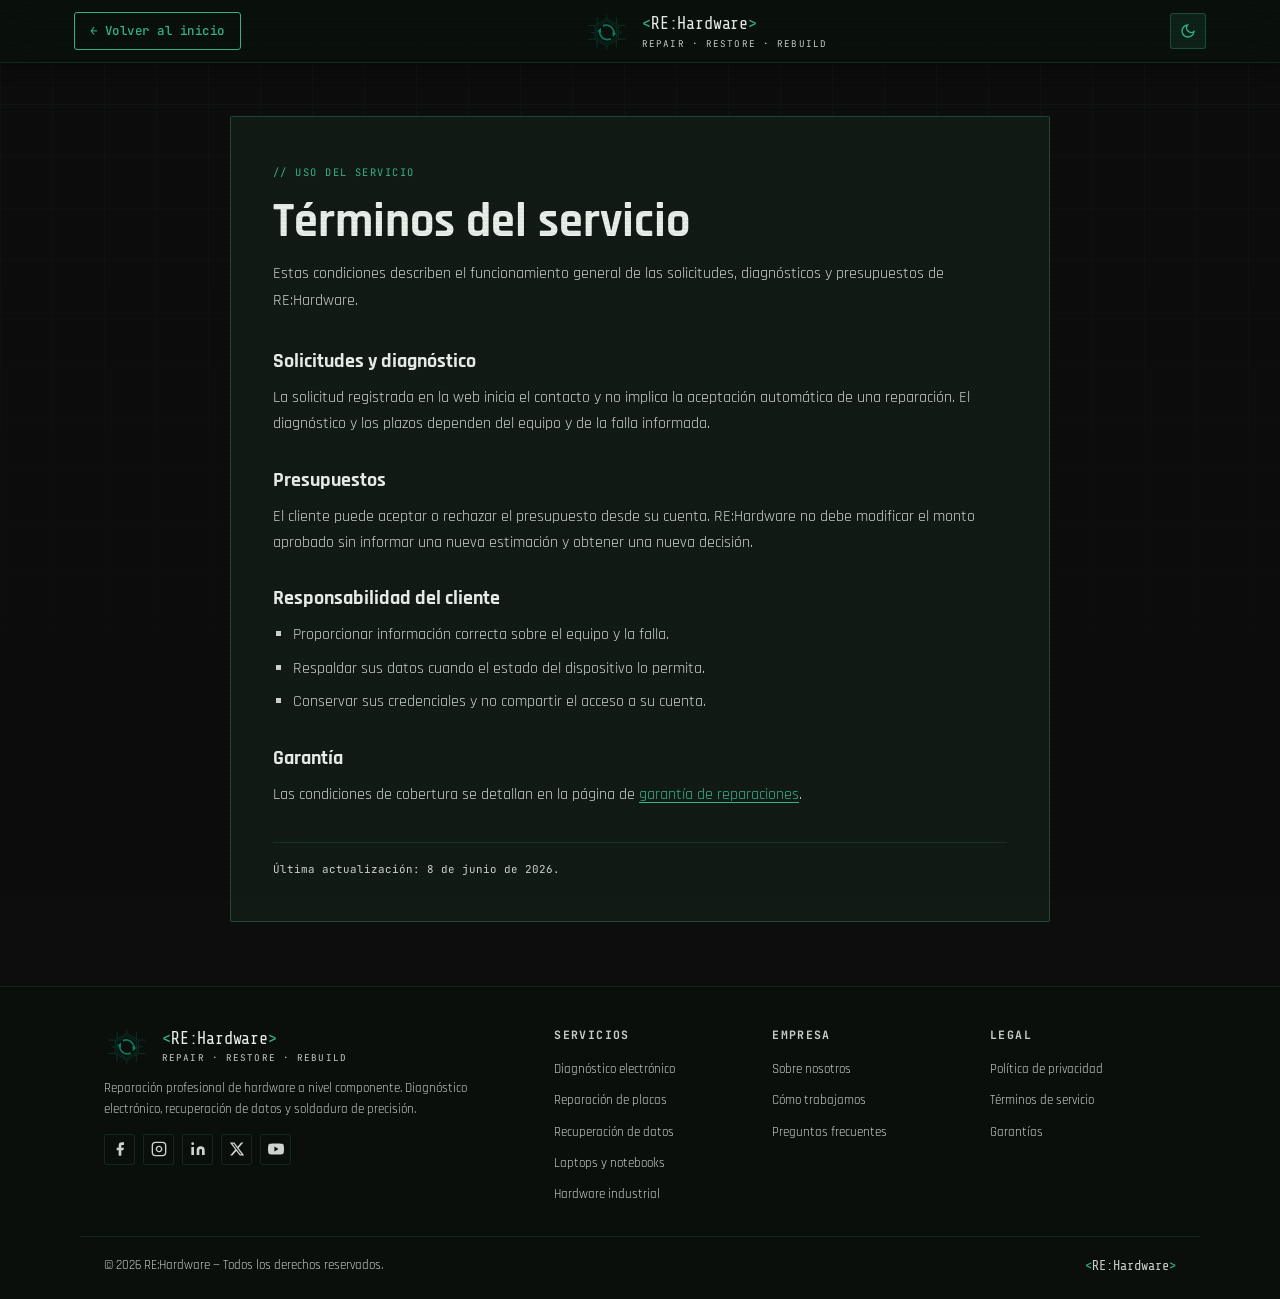
<file: terminos.html>
<!DOCTYPE html>
<html lang="es" data-theme="dark">
<head>
  <meta charset="UTF-8" />
  <meta name="viewport" content="width=device-width, initial-scale=1.0" />
  <title>Términos del servicio | RE:Hardware</title>
  <meta name="description" content="Términos de uso y condiciones generales del servicio de RE:Hardware." />
  <link rel="canonical" href="https://rehardware.vercel.app/terminos.html" />
  <link rel="icon" href="assets/images/logo-rehardware.svg" type="image/svg+xml" />
  <link rel="preconnect" href="https://fonts.googleapis.com" />
  <link rel="preconnect" href="https://fonts.gstatic.com" crossorigin />
  <link href="https://fonts.googleapis.com/css2?family=Share+Tech+Mono&family=Rajdhani:wght@400;500;600;700&family=JetBrains+Mono:wght@400;500;700&display=swap" rel="stylesheet" />
  <link rel="stylesheet" href="style.css" />
</head>
<body>
  <a class="skip-link" href="#main-content">Saltar al contenido</a>
  <header class="header scrolled">
    <div class="header__inner">
      <a class="btn-auth" href="/" onclick="if (document.referrer.indexOf(location.origin) === 0) { event.preventDefault(); history.back(); }">← Volver al inicio</a>
      <a href="/" class="logo" aria-label="Volver al inicio de RE:Hardware">
        <div class="logo__hex"><img src="assets/images/logo-rehardware.svg" alt="" /></div>
        <div>
          <span class="logo__text"><span>&lt;</span>RE:Hardware<span>&gt;</span></span>
          <span class="logo__sub">Repair · Restore · Rebuild</span>
        </div>
      </a>
      <div class="header__actions">
        <button class="theme-toggle" id="themeToggle" type="button" aria-label="Cambiar tema" title="Cambiar tema (dark/light)">
          <svg class="icon-moon" viewBox="0 0 24 24" fill="none" stroke="currentColor" stroke-width="2" stroke-linecap="round" aria-hidden="true">
            <path d="M21 12.79A9 9 0 1 1 11.21 3a7 7 0 0 0 9.79 9.79z"/>
          </svg>
          <svg class="icon-sun" viewBox="0 0 24 24" fill="none" stroke="currentColor" stroke-width="2" stroke-linecap="round" aria-hidden="true">
            <circle cx="12" cy="12" r="4"/>
            <path d="M12 2v2M12 20v2M4.93 4.93l1.42 1.42M17.66 17.66l1.41 1.41M2 12h2M20 12h2M4.93 19.07l1.42-1.42M17.66 6.34l1.41-1.41"/>
          </svg>
        </button>
      </div>
    </div>
  </header>

  <main class="legal-page" id="main-content">
    <article class="legal-document">
      <span class="section-tag">// USO DEL SERVICIO</span>
      <h1>Términos del servicio</h1>
      <p class="legal-document__lead">Estas condiciones describen el funcionamiento general de las solicitudes, diagnósticos y presupuestos de RE:Hardware.</p>

      <section>
        <h2>Solicitudes y diagnóstico</h2>
        <p>La solicitud registrada en la web inicia el contacto y no implica la aceptación automática de una reparación. El diagnóstico y los plazos dependen del equipo y de la falla informada.</p>
      </section>
      <section>
        <h2>Presupuestos</h2>
        <p>El cliente puede aceptar o rechazar el presupuesto desde su cuenta. RE:Hardware no debe modificar el monto aprobado sin informar una nueva estimación y obtener una nueva decisión.</p>
      </section>
      <section>
        <h2>Responsabilidad del cliente</h2>
        <ul>
          <li>Proporcionar información correcta sobre el equipo y la falla.</li>
          <li>Respaldar sus datos cuando el estado del dispositivo lo permita.</li>
          <li>Conservar sus credenciales y no compartir el acceso a su cuenta.</li>
        </ul>
      </section>
      <section>
        <h2>Garantía</h2>
        <p>Las condiciones de cobertura se detallan en la página de <a href="garantia.html">garantía de reparaciones</a>.</p>
      </section>

      <p class="legal-document__updated">Última actualización: 8 de junio de 2026.</p>
    </article>
  </main>

  <footer class="footer">
    <div class="footer__grid">
      <div class="footer__brand">
        <a href="/" class="logo" style="margin-bottom:12px; display:flex;">
          <div class="logo__hex">
            <img src="assets/images/logo-rehardware.svg" alt="" />
          </div>
          <div>
            <span class="logo__text"><span>&lt;</span>RE:Hardware<span>&gt;</span></span>
            <span class="logo__sub">Repair · Restore · Rebuild</span>
          </div>
        </a>
        <p>Reparación profesional de hardware a nivel componente. Diagnóstico electrónico, recuperación de datos y soldadura de precisión.</p>
        <div class="footer__socials">
          <a href="https://www.facebook.com/" class="fsoc" target="_blank" rel="noopener noreferrer" aria-label="Visitar Facebook">
            <svg viewBox="0 0 24 24" fill="currentColor"><path d="M18 2h-3a5 5 0 00-5 5v3H7v4h3v8h4v-8h3l1-4h-4V7a1 1 0 011-1h3z"/></svg>
          </a>
          <a href="https://www.instagram.com/" class="fsoc" target="_blank" rel="noopener noreferrer" aria-label="Visitar Instagram">
            <svg viewBox="0 0 24 24" fill="none" stroke="currentColor" stroke-width="2"><rect x="2" y="2" width="20" height="20" rx="5"/><path d="M16 11.37A4 4 0 1112.63 8 4 4 0 0116 11.37z"/><line x1="17.5" y1="6.5" x2="17.51" y2="6.5"/></svg>
          </a>
          <a href="https://www.linkedin.com/" class="fsoc" target="_blank" rel="noopener noreferrer" aria-label="Visitar LinkedIn">
            <svg viewBox="0 0 24 24" fill="currentColor"><path d="M16 8a6 6 0 016 6v7h-4v-7a2 2 0 00-2-2 2 2 0 00-2 2v7h-4v-7a6 6 0 016-6zM2 9h4v12H2z"/><circle cx="4" cy="4" r="2"/></svg>
          </a>
          <a href="https://x.com/" class="fsoc" target="_blank" rel="noopener noreferrer" aria-label="Visitar X">
            <svg viewBox="0 0 24 24" fill="currentColor"><path d="M18.244 2.25h3.308l-7.227 8.26 8.502 11.24H16.17l-5.214-6.817L4.99 21.75H1.68l7.73-8.835L1.254 2.25H8.08l4.713 6.231zm-1.161 17.52h1.833L7.084 4.126H5.117z"/></svg>
          </a>
          <a href="https://www.youtube.com/" class="fsoc" target="_blank" rel="noopener noreferrer" aria-label="Visitar YouTube">
            <svg viewBox="0 0 24 24" fill="currentColor"><path d="M23.5 6.2a3 3 0 00-2.1-2.1C19.5 3.6 12 3.6 12 3.6s-7.5 0-9.4.5A3 3 0 00.5 6.2 31 31 0 000 12a31 31 0 00.5 5.8 3 3 0 002.1 2.1c1.9.5 9.4.5 9.4.5s7.5 0 9.4-.5a3 3 0 002.1-2.1A31 31 0 0024 12a31 31 0 00-.5-5.8zM9.6 15.6V8.4L15.8 12z"/></svg>
          </a>
        </div>
      </div>
      <div class="footer__col">
        <h5>Servicios</h5>
        <ul>
          <li><a href="/#servicios">Diagnóstico electrónico</a></li>
          <li><a href="/#servicios">Reparación de placas</a></li>
          <li><a href="/#servicios">Recuperación de datos</a></li>
          <li><a href="/#servicios">Laptops y notebooks</a></li>
          <li><a href="/#servicios">Hardware industrial</a></li>
        </ul>
      </div>
      <div class="footer__col">
        <h5>Empresa</h5>
        <ul>
          <li><a href="/nosotros.html">Sobre nosotros</a></li>
          <li><a href="/#proceso">Cómo trabajamos</a></li>
          <li><a href="faq.html">Preguntas frecuentes</a></li>
        </ul>
      </div>
      <div class="footer__col">
        <h5>Legal</h5>
        <ul>
          <li><a href="privacidad.html">Política de privacidad</a></li>
          <li><a href="terminos.html">Términos de servicio</a></li>
          <li><a href="garantia.html">Garantías</a></li>
        </ul>
      </div>
    </div>
    <div class="footer__bottom">
      <p>© 2026 RE:Hardware — Todos los derechos reservados.</p>
      <div class="footer__bottom-logo"><span>&lt;</span>RE:Hardware<span>&gt;</span></div>
    </div>
  </footer>
  <script>
    const themeToggle = document.getElementById('themeToggle');
    const html = document.documentElement;
    html.setAttribute('data-theme', localStorage.getItem('rehw-theme') || 'dark');
    themeToggle.addEventListener('click', () => {
      const nextTheme = html.getAttribute('data-theme') === 'dark' ? 'light' : 'dark';
      html.setAttribute('data-theme', nextTheme);
      localStorage.setItem('rehw-theme', nextTheme);
    });
  </script>
</body>
</html>
</file>
<file: style.css>
/* ════════════════════════════════════════════════════════════
   RE:HARDWARE — Design System
   Dark: #0d0d0d bg, #1a2a1f surfaces, #35b58d accent
   Light: #f2f3f0 bg, #e9ede8 surfaces, #1a7a4a accent
════════════════════════════════════════════════════════════ */

:root {
  /* Dark theme (default) */
  --bg:          #0d0d0d;
  --surface:     #111a14;
  --surface-2:   #172019;
  --surface-3:   #1e2d22;
  --brand-base:  #0f6e56;
  --border:      rgba(53,181,141,.15);
  --border-2:    rgba(53,181,141,.3);
  --accent:      #35b58d;
  --accent-dim:  rgba(53,181,141,.11);
  --accent-glow: rgba(15,110,86,.3);
  --text:        #e8efe9;
  --text-2:      rgba(232,239,233,.88);
  --text-3:      rgba(232,239,233,.85);
  --white:       #ffffff;
  --header-bg:   rgba(10,18,12,.92);
  --card-bg:     #131e16;
  --input-bg:    rgba(53,181,141,.06);
  --shadow:      0 8px 40px rgba(0,0,0,.55);
  --shadow-g:    0 8px 32px rgba(15,110,86,.28);
  --ease:        cubic-bezier(.4,0,.2,1);
  --t:           .24s var(--ease);
}

[data-theme="light"] {
  --bg:          #f2f3f0;
  --surface:     #e9ede8;
  --surface-2:   #eef1ed;
  --surface-3:   #e2e7e1;
  --brand-base:  #1a7a4a;
  --border:      rgba(26,122,74,.18);
  --border-2:    rgba(26,122,74,.38);
  --accent:      #1a7a4a;
  --accent-dim:  rgba(26,122,74,.1);
  --accent-glow: rgba(26,122,74,.18);
  --text:        #202622;
  --text-2:      rgba(32,38,34,.82);
  --text-3:      rgba(32,38,34,.68);
  --white:       #f8faf7;
  --header-bg:   rgba(242,243,240,.96);
  --card-bg:     #e9ede8;
  --input-bg:    rgba(26,122,74,.055);
  --shadow:      none;
  --shadow-g:    none;
}

/* ── RESET ────────────────────────────────────────────────── */
*, *::before, *::after { margin:0; padding:0; box-sizing:border-box; }
html { scroll-behavior:smooth; font-size:16px; }
body {
  font-family: 'Rajdhani', sans-serif;
  background: var(--bg);
  color: var(--text);
  line-height: 1.65;
  overflow-x: hidden;
  transition: background var(--t), color var(--t);
}
a { text-decoration:none; color:inherit; }
ul { list-style:none; }
img { max-width:100%; display:block; }
main { display:block; }

.skip-link {
  position:fixed;
  top:10px;
  left:10px;
  z-index:10000;
  padding:9px 14px;
  border:1px solid var(--accent);
  border-radius:2px;
  background:var(--bg);
  color:var(--accent);
  font-family:'JetBrains Mono', monospace;
  font-size:.75rem;
  transform:translateY(-160%);
  transition:transform .18s ease;
}
.skip-link:focus { transform:none; }

:where(a, button, input, select, textarea):focus-visible {
  outline:2px solid var(--accent);
  outline-offset:3px;
}

/* ── SCROLLBAR ───────────────────────────────────────────── */
::-webkit-scrollbar { width:6px; }
::-webkit-scrollbar-track { background: var(--surface); }
::-webkit-scrollbar-thumb { background: var(--accent); border-radius:3px; }

/* ── SCAN LINE EFFECT ─────────────────────────────────────── */
body::before {
  content:'';
  position:fixed; inset:0; pointer-events:none; z-index:9999;
  background: repeating-linear-gradient(
    0deg,
    transparent,
    transparent 2px,
    rgba(0,0,0,.03) 2px,
    rgba(0,0,0,.03) 4px
  );
}

/* ── CONTAINER ───────────────────────────────────────────── */
.container { max-width:1180px; margin:0 auto; padding:0 24px; }

/* ── REVEAL ──────────────────────────────────────────────── */
.reveal {
  opacity:0; transform:translateY(28px);
  transition: opacity .6s var(--ease), transform .6s var(--ease);
}
.reveal.visible { opacity:1; transform:none; }

/* ════════════════════════════════════════════════════════════
   HEADER
════════════════════════════════════════════════════════════ */
.header {
  position:fixed; top:0; left:0; right:0; z-index:200;
  background: var(--header-bg);
  backdrop-filter: blur(20px);
  border-bottom: 1px solid var(--border);
  transition: background var(--t), box-shadow var(--t);
}
.header.scrolled { box-shadow: 0 4px 32px rgba(0,0,0,.4); }
.header__inner {
  display:flex; align-items:center; justify-content:space-between;
  height:64px; padding:0 28px; max-width:1240px; margin:0 auto;
}

/* Logo */
.logo { display:flex; align-items:center; gap:10px; }
.logo__hex {
  width:48px; height:42px; position:relative; flex-shrink:0;
}
.logo__hex img { width:100%; height:100%; object-fit:contain; }
.logo__text {
  font-family:'Share Tech Mono', monospace;
  font-size:1.05rem; color: var(--text);
  letter-spacing:-.01em;
}
.logo__text span { color: var(--accent); }
.logo__sub {
  font-family:'JetBrains Mono', monospace;
  font-size:.58rem; color: var(--text-3);
  letter-spacing:.12em; text-transform:uppercase;
  display:block; margin-top:-2px;
}

/* Nav */
.nav { display:flex; gap:2px; }
.nav__item {
  font-family:'Rajdhani', sans-serif;
  font-size:.92rem; font-weight:600; letter-spacing:.04em;
  color: var(--text-2); padding:6px 14px; border-radius:4px;
  transition: var(--t);
}
.nav__item:hover { color: var(--accent); background: var(--accent-dim); }

/* Actions */
.header__actions { display:flex; align-items:center; gap:12px; }

/* Theme toggle */
.theme-toggle {
  width:38px; height:38px; border-radius:6px;
  border:1px solid var(--border-2); background: var(--accent-dim);
  color: var(--accent); cursor:pointer; display:flex;
  align-items:center; justify-content:center;
  transition: var(--t); flex-shrink:0;
}
.theme-toggle:hover { background: var(--accent); color: #0d1a10; }
.theme-toggle svg { width:16px; height:16px; }
.icon-sun { display:none; }
[data-theme="light"] .icon-moon { display:none; }
[data-theme="light"] .icon-sun  { display:block; }

/* Auth button */
.btn-auth {
  font-family:'JetBrains Mono', monospace;
  font-size:.78rem; font-weight:500; letter-spacing:.04em;
  padding:8px 18px; border-radius:6px;
  border:1px solid var(--accent); color: var(--accent);
  background: transparent; cursor:pointer; transition: var(--t);
}
.btn-auth:hover {
  background: var(--accent); color: #0d1a10;
  box-shadow: var(--shadow-g);
}
.auth-account-link { max-width:150px; overflow:hidden; text-overflow:ellipsis; white-space:nowrap; }
.auth-logout { border-color:var(--border-2); color:var(--text-2); }
[hidden] { display:none !important; }

/* Burger */
.burger { display:none; flex-direction:column; gap:5px; background:none; border:none; cursor:pointer; padding:6px; }
.burger span { display:block; width:22px; height:2px; background: var(--text); border-radius:2px; transition: var(--t); }
.burger.open span:nth-child(1) { transform:rotate(45deg) translate(5px,5px); }
.burger.open span:nth-child(2) { opacity:0; }
.burger.open span:nth-child(3) { transform:rotate(-45deg) translate(5px,-5px); }

/* ════════════════════════════════════════════════════════════
   HERO
════════════════════════════════════════════════════════════ */
.hero {
  min-height:100vh; display:flex; align-items:center;
  padding: 100px 0 60px; position:relative; overflow:hidden;
}

.hero__bg {
  position:absolute; inset:0; pointer-events:none;
}
.hero__grid {
  position:absolute; inset:0;
  background-image:
    linear-gradient(var(--border) 1px, transparent 1px),
    linear-gradient(90deg, var(--border) 1px, transparent 1px);
  background-size: 48px 48px;
  mask-image: radial-gradient(ellipse 80% 80% at 50% 50%, black 30%, transparent 80%);
}
.hero__glow {
  position:absolute; border-radius:50%; filter:blur(80px); opacity:.35;
}
.hero__glow--1 {
  width:500px; height:500px; top:-100px; left:-80px;
  background: radial-gradient(circle, rgba(0,200,150,.4) 0%, transparent 70%);
}
.hero__glow--2 {
  width:400px; height:400px; bottom:-80px; right:10%;
  background: radial-gradient(circle, rgba(0,200,150,.25) 0%, transparent 70%);
}

.hero__inner {
  position:relative; display:grid;
  grid-template-columns:1fr 1fr; gap:60px; align-items:center;
  max-width:1180px; margin:0 auto; padding:0 24px; width:100%;
}

.hero__tag {
  display:inline-flex; align-items:center; gap:8px;
  font-family:'JetBrains Mono', monospace;
  font-size:.7rem; letter-spacing:.12em; text-transform:uppercase;
  color: var(--accent); background: var(--accent-dim);
  border:1px solid var(--border-2); padding:5px 14px; border-radius:4px;
  margin-bottom:20px;
}
.hero__tag-dot {
  width:6px; height:6px; border-radius:50%; background: var(--accent);
  animation: pulse 1.8s ease-in-out infinite;
}
@keyframes pulse {
  0%,100% { opacity:1; transform:scale(1); }
  50%      { opacity:.4; transform:scale(.7); }
}

.hero__title {
  font-family:'Rajdhani', sans-serif;
  font-size: clamp(2.6rem, 5vw, 4rem);
  font-weight:700; line-height:1.1;
  color: var(--text); margin-bottom:18px;
}
.hero__title em {
  font-style:normal; color: var(--accent);
}

.hero__sub {
  font-size:1.05rem; color: var(--text-2);
  max-width:480px; margin-bottom:32px; line-height:1.7;
}

.hero__btns { display:flex; gap:14px; flex-wrap:wrap; }

.btn-primary {
  font-family:'Rajdhani', sans-serif;
  font-size:.95rem; font-weight:700; letter-spacing:.06em;
  padding:12px 28px; border-radius:6px;
  background: var(--brand-base); color: #ffffff;
  border:none; cursor:pointer; transition: var(--t);
  display:inline-flex; align-items:center; gap:8px;
}
.btn-primary:hover {
  transform:translateY(-2px);
  box-shadow: 0 12px 36px var(--accent-glow);
}

.btn-outline {
  font-family:'Rajdhani', sans-serif;
  font-size:.95rem; font-weight:700; letter-spacing:.06em;
  padding:12px 28px; border-radius:6px;
  background: transparent; color: var(--text);
  border:1px solid var(--border-2); cursor:pointer; transition: var(--t);
}
.btn-outline:hover {
  border-color: var(--accent); color: var(--accent);
  background: var(--accent-dim);
}

/* Hero visual — hexagonal symbol */
.hero__visual {
  display:flex; align-items:center; justify-content:center;
  position:relative;
}
.hero__hex-wrap {
  position:relative; width:320px; height:320px;
}
.hero__hex-main {
  position:absolute; inset:0;
  animation: rotateSlow 20s linear infinite;
}
.hero__hex-main svg { width:100%; height:100%; color: var(--accent); }
.hero__hex-inner {
  position:absolute; inset:40px;
  animation: rotateSlow 12s linear infinite reverse;
}
.hero__hex-inner svg { width:100%; height:100%; color: var(--accent); opacity:.5; }
.hero__hex-center {
  position:absolute; inset:80px;
  display:flex; align-items:center; justify-content:center;
  flex-direction:column; text-align:center;
}
.hero__hex-center svg { width:60px; height:60px; color: var(--accent); }
@keyframes rotateSlow {
  to { transform: rotate(360deg); }
}
/* Floating badges */
.hbadge {
  position:absolute;
  font-family:'JetBrains Mono', monospace;
  font-size:.68rem; letter-spacing:.06em;
  padding:6px 12px; border-radius:4px;
  border:1px solid var(--border-2); background: var(--surface-2);
  color: var(--accent); display:flex; align-items:center; gap:6px;
  white-space:nowrap;
}
.hbadge--tl { top:20px; left:-30px; animation: floatBadge 3s ease-in-out infinite; }
.hbadge--br { bottom:30px; right:-20px; animation: floatBadge 3s ease-in-out infinite .8s; }
.hbadge__dot { width:6px; height:6px; border-radius:50%; background: var(--accent); }
@keyframes floatBadge {
  0%,100% { transform:translateY(0); }
  50%      { transform:translateY(-8px); }
}

/* ════════════════════════════════════════════════════════════
   STATS
════════════════════════════════════════════════════════════ */
.stats {
  padding:60px 0;
  border-top:1px solid var(--border);
  border-bottom:1px solid var(--border);
  background: var(--surface);
}
.stats__grid {
  display:grid; grid-template-columns:repeat(4,1fr); gap:0;
}
.stat-item {
  text-align:center; padding:20px 10px;
  border-right:1px solid var(--border);
}
.stat-item:last-child { border-right:none; }
.stat-item__num {
  font-family:'Share Tech Mono', monospace;
  font-size:2rem; font-weight:400; color: var(--accent);
  letter-spacing:-.02em; display:block; margin-bottom:4px;
}
.stat-item__lbl {
  font-size:.82rem; color: var(--text-3); letter-spacing:.06em; text-transform:uppercase;
}

/* ════════════════════════════════════════════════════════════
   SECTION COMMONS
════════════════════════════════════════════════════════════ */
.section-tag {
  display:inline-block;
  font-family:'JetBrains Mono', monospace;
  font-size:.65rem; letter-spacing:.14em; text-transform:uppercase;
  color: var(--accent); background: var(--accent-dim);
  border:1px solid var(--border-2); padding:4px 12px;
  border-radius:4px; margin-bottom:12px;
}
.section-header { text-align:center; margin-bottom:52px; }
.section-title {
  font-family:'Rajdhani', sans-serif;
  font-size: clamp(1.8rem,3.5vw,2.6rem);
  font-weight:700; color: var(--text); line-height:1.2; margin-bottom:12px;
}
.section-title--light { color: var(--white); }
.section-desc { font-size:1rem; color: var(--text-2); max-width:520px; margin:0 auto; }
.section-desc--light { color:rgba(255,255,255,.85); }

/* ════════════════════════════════════════════════════════════
   SERVICIOS — GRID CARDS (above carousel)
════════════════════════════════════════════════════════════ */
.servicios-grid {
  padding:80px 0;
  background: var(--bg);
}
.serv-cards {
  display:grid;
  grid-template-columns:repeat(3,1fr);
  gap:20px;
}
.serv-card {
  background: var(--card-bg);
  border:1px solid var(--border);
  border-radius:8px; padding:28px 24px;
  transition: var(--t);
  position:relative; overflow:hidden;
}
.serv-card::before {
  content:'';
  position:absolute; top:0; left:0; right:0; height:2px;
  background: linear-gradient(90deg, transparent, var(--accent), transparent);
  opacity:0; transition: var(--t);
}
.serv-card:hover { border-color: var(--border-2); transform:translateY(-4px); box-shadow: var(--shadow-g); }
.serv-card:hover::before { opacity:1; }
.serv-card__ico {
  width:44px; height:44px; color: var(--accent);
  margin-bottom:16px;
}
.serv-card__ico svg { width:100%; height:100%; }
.serv-card__title {
  font-family:'Rajdhani', sans-serif; font-size:1.05rem; font-weight:700;
  color: var(--text); margin-bottom:8px;
}
.serv-card__desc { font-size:.9rem; color: var(--text-2); line-height:1.6; }

/* ════════════════════════════════════════════════════════════
   PROCESO
════════════════════════════════════════════════════════════ */
.proceso {
  padding:80px 0;
  background: var(--surface);
}
.proceso__inner {
  display:grid; grid-template-columns:1fr 1fr; gap:60px; align-items:start;
}
.proceso__left .section-tag { margin-bottom:14px; }
.proceso__left h2 {
  font-family:'Rajdhani', sans-serif; font-size:clamp(1.8rem,3vw,2.4rem);
  font-weight:700; color: var(--text); line-height:1.2; margin-bottom:16px;
}
.proceso__left p { font-size:1rem; color: var(--text-2); line-height:1.7; }

.proceso__steps { display:flex; flex-direction:column; gap:20px; }
.step {
  display:flex; gap:20px; align-items:flex-start;
  padding:20px; background: var(--card-bg);
  border:1px solid var(--border); border-radius:8px;
  transition: var(--t);
}
.step:hover { border-color: var(--border-2); }
.step__num {
  font-family:'Share Tech Mono', monospace;
  font-size:.85rem; color: var(--accent);
  background: var(--accent-dim); border:1px solid var(--border-2);
  width:36px; height:36px; border-radius:4px;
  display:flex; align-items:center; justify-content:center; flex-shrink:0;
}
.step__title {
  font-family:'Rajdhani', sans-serif; font-size:1rem; font-weight:700;
  color: var(--text); margin-bottom:4px;
}
.step__desc { font-size:.88rem; color: var(--text-2); line-height:1.5; }

/* ════════════════════════════════════════════════════════════
   CAROUSEL — Reparación Especializada
════════════════════════════════════════════════════════════ */
.carousel-section {
  padding:80px 0;
  background: var(--surface-2);
  position:relative; overflow:hidden;
}
.carousel-section__deco {
  position:absolute; inset:0; pointer-events:none;
  background:
    linear-gradient(135deg, var(--accent-dim) 0%, transparent 50%),
    linear-gradient(315deg, var(--accent-dim) 0%, transparent 50%);
}

.carousel-wrap { position:relative; overflow:hidden; }
.carousel__track {
  display:flex; transition:transform .5s var(--ease); will-change:transform;
}
.carousel__slide {
  min-width:calc(33.333% - 14px); margin-right:20px;
  background: var(--card-bg); border:1px solid var(--border);
  border-radius:10px; padding:32px 28px; flex-shrink:0;
  transition:border-color var(--t), box-shadow var(--t);
}
.carousel__slide:hover { border-color: var(--border-2); box-shadow: var(--shadow-g); }
.slide__num {
  font-family:'Share Tech Mono', monospace;
  font-size:2rem; color: var(--accent); opacity:.25;
  margin-bottom:16px; display:block;
}
.slide__ico { width:48px; height:48px; color: var(--accent); margin-bottom:20px; }
.slide__ico svg { width:100%; height:100%; }
.slide__title {
  font-family:'Rajdhani', sans-serif; font-size:1.2rem; font-weight:700;
  color: var(--text); margin-bottom:10px;
}
.slide__desc { font-size:.92rem; color: var(--text-2); line-height:1.6; }
.slide__link {
  display:inline-block; margin-top:18px;
  font-family:'JetBrains Mono', monospace; font-size:.75rem;
  color: var(--accent); letter-spacing:.06em;
  border-bottom:1px solid var(--border-2);
  padding-bottom:2px; transition: var(--t);
}
.slide__link:hover { letter-spacing:.12em; }

.carousel__controls {
  display:flex; align-items:center; justify-content:center;
  gap:20px; margin-top:36px;
}
.carousel__btn {
  width:42px; height:42px; border-radius:6px;
  border:1px solid var(--border-2); background: var(--accent-dim);
  color: var(--accent); cursor:pointer; display:flex;
  align-items:center; justify-content:center; transition: var(--t);
}
.carousel__btn:hover { background: var(--accent); color: #0d1a10; }
.carousel__btn svg { width:18px; height:18px; }
.carousel__dots { display:flex; gap:8px; }
.carousel__dot {
  width:24px; height:4px; border-radius:2px;
  background: var(--border-2); transition: var(--t); cursor:pointer;
}
.carousel__dot.active {
  background: var(--accent); width:36px;
}

/* REVIEWS */
.reviews-section {
  padding:90px 0; background:var(--bg);
  position:relative; overflow:hidden;
}
.reviews-section__grid {
  position:absolute; inset:0; pointer-events:none; opacity:.45;
  background-image:
    linear-gradient(var(--border) 1px, transparent 1px),
    linear-gradient(90deg, var(--border) 1px, transparent 1px);
  background-size:48px 48px;
  mask-image:linear-gradient(to bottom, transparent, black 25%, black 75%, transparent);
}
.reviews-section .container { position:relative; }
.reviews-summary {
  display:grid; grid-template-columns:1fr 1fr; gap:52px; align-items:center;
  padding:28px 32px; margin-bottom:28px;
  background:var(--surface); border:1px solid var(--border); border-radius:10px;
}
.reviews-score { display:flex; align-items:center; gap:20px; }
.reviews-score strong {
  font-family:'Share Tech Mono', monospace; font-size:4rem;
  line-height:1; color:var(--accent);
}
.reviews-score span {
  display:block; margin-top:4px; color:var(--text-3);
  font-family:'JetBrains Mono', monospace; font-size:.68rem;
}
.stars { color:var(--accent); font-size:1rem; letter-spacing:.12em; line-height:1; }
.stars span { color:var(--text-3); }
.stars--large { font-size:1.35rem; }
.rating-bars { display:flex; flex-direction:column; gap:5px; }
.rating-bar {
  display:grid; grid-template-columns:30px 1fr 24px; gap:10px; align-items:center;
  font-family:'JetBrains Mono', monospace; font-size:.64rem; color:var(--text-3);
}
.rating-bar__track { height:5px; background:var(--surface-3); border-radius:3px; overflow:hidden; }
.rating-bar__fill { display:block; height:100%; background:var(--accent); border-radius:3px; }
.reviews-layout {
  display:grid; grid-template-columns:minmax(0, 1.65fr) minmax(300px, .8fr);
  gap:28px; align-items:start;
}
.reviews-carousel { min-width:0; }
.reviews-carousel__viewport {
  overflow:hidden;
  scroll-behavior:smooth;
  scrollbar-width:none;
}
.reviews-carousel__viewport::-webkit-scrollbar { display:none; }
.reviews-list {
  --reviews-visible:2;
  display:grid;
  grid-auto-flow:column;
  grid-auto-columns:calc((100% - 18px) / var(--reviews-visible));
  gap:18px;
}
.review-card {
  min-height:245px; padding:24px; background:var(--card-bg);
  border:1px solid var(--border); border-radius:10px;
  display:flex; flex-direction:column; transition:var(--t);
  scroll-snap-align:start;
}
.review-card:hover { border-color:var(--border-2); transform:translateY(-3px); box-shadow:var(--shadow-g); }
.review-card--demo {
  border-style:dashed;
  background:color-mix(in srgb, var(--card-bg) 88%, transparent);
}
.review-card__top { display:flex; align-items:flex-start; justify-content:space-between; gap:12px; margin-bottom:18px; }
.review-author { display:flex; align-items:center; gap:12px; }
.review-author__avatar {
  width:42px; height:42px; border-radius:7px; flex-shrink:0;
  display:flex; align-items:center; justify-content:center;
  background:var(--accent-dim); border:1px solid var(--border-2);
  color:var(--accent); font-family:'Share Tech Mono', monospace; font-size:.82rem;
}
.review-author h3 { font-size:1rem; line-height:1.2; color:var(--text); }
.review-author div span { color:var(--text-3); font-size:.78rem; }
.review-card__verified {
  color:var(--accent); font-family:'JetBrains Mono', monospace;
  font-size:.58rem; white-space:nowrap;
}
.review-card__actions { display:flex; align-items:center; gap:8px; flex-wrap:wrap; justify-content:flex-end; }
.review-card__delete {
  padding:5px 9px; border:1px solid rgba(230,80,80,.45); border-radius:4px;
  background:rgba(230,80,80,.08); color:#e66; font:600 .68rem var(--font-mono);
  letter-spacing:.04em; text-transform:uppercase; cursor:pointer; transition:.2s;
}
.review-card__delete:hover { background:rgba(230,80,80,.16); border-color:#e66; }
.review-card__delete:disabled { opacity:.55; cursor:wait; }
.review-delete-modal {
  position:fixed; inset:0; z-index:1200;
  display:grid; place-items:center; padding:20px;
}
.review-delete-modal[hidden] { display:none; }
.review-delete-modal__backdrop {
  position:absolute; inset:0; background:rgba(3,8,10,.78);
  backdrop-filter:blur(7px);
}
.review-delete-modal__dialog {
  position:relative; width:min(440px, 100%); padding:30px;
  background:var(--surface); border:1px solid var(--border-2);
  border-radius:10px; box-shadow:var(--shadow-g);
}
.review-delete-modal__eyebrow {
  color:#e66; font:600 .62rem var(--font-mono);
  letter-spacing:.14em;
}
.review-delete-modal__dialog h3 { margin:7px 0 8px; font-size:1.45rem; line-height:1.2; }
.review-delete-modal__dialog p { color:var(--text-3); font-size:.9rem; line-height:1.55; }
.review-delete-modal__actions {
  display:flex; justify-content:flex-end; gap:10px; margin-top:24px;
}
.review-delete-modal__confirm {
  padding:10px 16px; border:1px solid #e66; border-radius:5px;
  background:#c43d3d; color:#fff; font:700 .72rem var(--font-mono);
  letter-spacing:.04em; text-transform:uppercase; cursor:pointer; transition:.2s;
}
.review-delete-modal__confirm:hover { background:#df4b4b; }
.review-delete-modal__confirm:disabled,
.review-delete-modal__actions button:disabled { opacity:.55; cursor:wait; }
.review-card p { color:var(--text-2); font-size:.9rem; line-height:1.65; margin:16px 0; flex:1; }
.review-card time {
  color:var(--text-3); font-family:'JetBrains Mono', monospace;
  font-size:.6rem; letter-spacing:.08em;
}
.reviews-carousel__controls {
  min-height:38px; margin-top:18px;
  display:flex; align-items:center; justify-content:center; gap:14px;
}
.reviews-carousel__arrow {
  width:36px; height:36px; padding:0;
  display:flex; align-items:center; justify-content:center;
  color:var(--accent); background:var(--accent-dim);
  border:1px solid var(--border-2); border-radius:3px;
  cursor:pointer; transition:var(--t);
}
.reviews-carousel__arrow:hover:not(:disabled) {
  color:#0d1a10; background:var(--accent);
}
.reviews-carousel__arrow:disabled { opacity:.35; cursor:not-allowed; }
.reviews-carousel__arrow svg { width:17px; height:17px; }
.reviews-carousel__dots {
  display:flex; align-items:center; justify-content:center; gap:7px;
}
.reviews-carousel__dot {
  width:7px; height:7px; padding:0;
  background:transparent; border:1px solid var(--border-2); border-radius:50%;
  cursor:pointer; transition:var(--t);
}
.reviews-carousel__dot.active {
  width:20px; background:var(--accent); border-color:var(--accent); border-radius:5px;
}
.reviews-carousel__dot:focus-visible,
.reviews-carousel__arrow:focus-visible {
  outline:2px solid var(--accent); outline-offset:3px;
}
.review-form-wrap {
  position:sticky; top:88px; padding:28px;
  background:var(--surface); border:1px solid var(--border-2);
  border-radius:10px; box-shadow:var(--shadow);
}
.review-form__eyebrow {
  font-family:'JetBrains Mono', monospace; font-size:.62rem;
  letter-spacing:.14em; color:var(--accent);
}
.review-form-wrap h3 { font-size:1.55rem; margin:4px 0 2px; }
.review-form-wrap > p { color:var(--text-3); font-size:.85rem; margin-bottom:20px; }
.review-form { display:flex; flex-direction:column; gap:14px; }
.review-form select,
.review-form textarea {
  width:100%; background:var(--input-bg); border:1px solid var(--border);
  border-radius:6px; padding:11px 14px; color:var(--text); outline:none;
  font-family:'Rajdhani', sans-serif; font-size:.95rem; transition:var(--t);
}
.review-form select option { background:var(--surface); color:var(--text); }
.review-form textarea { resize:vertical; min-height:96px; }
.review-form select:focus,
.review-form textarea:focus { border-color:var(--accent); box-shadow:0 0 0 3px var(--accent-dim); }
.review-form textarea::placeholder { color:var(--text-3); }
.rating-input { border:0; }
.rating-input legend {
  font-family:'JetBrains Mono', monospace; font-size:.7rem;
  letter-spacing:.1em; text-transform:uppercase; color:var(--text-2); margin-bottom:4px;
}
.rating-input__stars { display:flex; gap:5px; }
.rating-input__stars button {
  border:0; padding:0; background:transparent; cursor:pointer;
  color:var(--text-3); font-size:1.65rem; line-height:1; transition:var(--t);
}
.rating-input__stars button.active,
.rating-input__stars button:hover { color:var(--accent); transform:scale(1.08); }
.review-form__submit { width:100%; justify-content:center; margin-top:2px; }
.review-form__status { min-height:18px; margin:0; color:var(--accent); font-size:.78rem; text-align:center; }

/* ════════════════════════════════════════════════════════════
   CTA SECTION
════════════════════════════════════════════════════════════ */
.cta-section {
  padding:80px 0;
  background: var(--bg);
  text-align:center;
}
.cta-section__inner {
  max-width:700px; margin:0 auto; padding:0 24px;
}
.cta-section h2 {
  font-family:'Rajdhani', sans-serif; font-size:clamp(2rem,4vw,3rem);
  font-weight:700; color: var(--text); line-height:1.2; margin-bottom:16px;
}
.cta-section p { font-size:1rem; color: var(--text-2); margin-bottom:32px; }
.cta-section__btns { display:flex; gap:16px; justify-content:center; flex-wrap:wrap; }

/* Phone / email chips */
.contact-chip {
  display:inline-flex; align-items:center; gap:8px;
  font-family:'JetBrains Mono', monospace; font-size:.82rem;
  color: var(--accent); border:1px solid var(--border-2);
  background: var(--accent-dim); padding:10px 18px; border-radius:6px;
  transition: var(--t); cursor:pointer;
}
.contact-chip:hover { background: var(--accent); color: #0d1a10; }
.contact-chip svg { width:16px; height:16px; }
.contact-chip svg.contact-chip__whatsapp { width:18px; height:18px; flex-shrink:0; }
.contact-hours {
  display:grid; grid-template-columns:repeat(3,1fr);
  gap:10px; margin-top:22px;
}
.contact-hours__item {
  padding:12px 10px; border:1px solid var(--border);
  background:var(--surface); text-align:left;
}
.contact-hours__item span,
.contact-hours__item strong { display:block; }
.contact-hours__item span {
  color:var(--text-3); font-family:'JetBrains Mono', monospace;
  font-size:.6rem; letter-spacing:.06em; text-transform:uppercase;
}
.contact-hours__item strong {
  margin-top:4px; color:var(--text); font-size:.88rem;
}

/* ════════════════════════════════════════════════════════════
   FOOTER
════════════════════════════════════════════════════════════ */
.footer {
  background: var(--surface);
  border-top:1px solid var(--border);
  padding:48px 0 28px;
}
.footer__grid {
  display:grid; grid-template-columns:2fr 1fr 1fr 1fr; gap:40px;
  max-width:1180px; margin:0 auto; padding:0 24px;
  margin-bottom:36px;
}
.footer__brand .logo { margin-bottom:14px; }
.footer__brand p { font-size:.9rem; color: var(--text-3); line-height:1.65; }
.footer__socials { display:flex; gap:12px; margin-top:16px; }
.fsoc {
  width:36px; height:36px; border-radius:6px;
  border:1px solid var(--border); background: var(--accent-dim);
  color: var(--text-2); display:flex; align-items:center; justify-content:center;
  transition: var(--t);
}
.fsoc:hover { color: var(--accent); border-color: var(--border-2); }
.fsoc svg { width:16px; height:16px; }

.footer__col h5 {
  font-family:'JetBrains Mono', monospace; font-size:.72rem; letter-spacing:.12em;
  text-transform:uppercase; color: var(--text-3); margin-bottom:16px;
}
.footer__col ul { display:flex; flex-direction:column; gap:8px; }
.footer__col a { font-size:.9rem; color: var(--text-2); transition: var(--t); }
.footer__col a:hover { color: var(--accent); }
.footer__unavailable {
  color:var(--text-3);
  font-size:.83rem;
  cursor:default;
}
.footer__unavailable small {
  display:block;
  font-family:'JetBrains Mono', monospace;
  font-size:.56rem;
  letter-spacing:.06em;
  text-transform:uppercase;
}

.footer__bottom {
  border-top:1px solid var(--border); padding-top:24px;
  max-width:1180px; margin:0 auto; padding:24px 24px 0;
  display:flex; align-items:center; justify-content:space-between; gap:16px;
}
.footer__bottom p { font-size:.82rem; color: var(--text-3); }
.footer__bottom-logo {
  font-family:'Share Tech Mono', monospace; font-size:.85rem; color: var(--text-3);
}
.footer__bottom-logo span { color: var(--accent); }

/* ════════════════════════════════════════════════════════════
   FAB BUTTONS
════════════════════════════════════════════════════════════ */
.fab-whatsapp {
  position:fixed; bottom:28px; right:28px; z-index:150;
  width:52px; height:52px; border-radius:50%;
  display:flex; align-items:center; justify-content:center;
  background:#25d366; color:#fff;
  box-shadow:0 8px 24px rgba(0,0,0,.3);
  transition:transform var(--t), box-shadow var(--t);
}
.fab-whatsapp:hover {
  transform:scale(1.08);
  box-shadow:0 10px 28px rgba(0,0,0,.38);
}
.fab-whatsapp svg { width:28px; height:28px; }

.fab-top {
  position:fixed; bottom:92px; right:28px; z-index:150;
  width:44px; height:44px; border-radius:8px;
  background: var(--accent); color: #0d1a10;
  border:none; cursor:pointer; display:flex;
  align-items:center; justify-content:center;
  opacity:0; transform:translateY(16px);
  transition: var(--t); box-shadow: var(--shadow-g);
}
.fab-top.show { opacity:1; transform:none; }
.fab-top svg { width:18px; height:18px; }

@media (max-width:600px) {
  .fab-whatsapp { right:18px; bottom:20px; width:48px; height:48px; }
  .fab-top { right:18px; bottom:80px; }
}

/* ════════════════════════════════════════════════════════════
   AUTH MODAL
════════════════════════════════════════════════════════════ */
.modal-overlay {
  position:fixed; inset:0; z-index:300;
  background: rgba(0,0,0,.7); backdrop-filter:blur(8px);
  display:flex; align-items:center; justify-content:center;
  opacity:0; pointer-events:none; transition: opacity .28s var(--ease);
}
.modal-overlay.open { opacity:1; pointer-events:auto; }

.auth-modal {
  background: var(--surface);
  border:1px solid var(--border-2); border-radius:12px;
  padding:40px 36px; width:100%; max-width:380px;
  position:relative;
  transform:translateY(24px) scale(.97);
  transition: transform .32s var(--ease);
  box-shadow: 0 24px 80px rgba(0,0,0,.6), 0 0 0 1px var(--border);
}
.modal-overlay.open .auth-modal { transform:none; }

.modal-logo {
  text-align:center; margin-bottom:28px;
}
.modal-logo img { width:104px; height:92px; object-fit:contain; margin:0 auto 8px; }
.modal-logo-text {
  font-family:'Share Tech Mono', monospace;
  font-size:1rem; color: var(--text); display:block;
}
.modal-logo-text span { color: var(--accent); }
.modal-logo-sub {
  font-family:'JetBrains Mono', monospace;
  font-size:.6rem; letter-spacing:.1em; color: var(--text-3);
  text-transform:uppercase; display:block; margin-top:2px;
}

/* Tabs */
.auth-tabs {
  display:grid; grid-template-columns:1fr 1fr; gap:0;
  border:1px solid var(--border); border-radius:6px;
  overflow:hidden; margin-bottom:28px;
}
.auth-tab {
  font-family:'Rajdhani', sans-serif; font-size:.9rem; font-weight:700;
  letter-spacing:.06em; text-transform:uppercase;
  padding:10px; border:none; background: transparent;
  color: var(--text-2); cursor:pointer; transition: var(--t);
}
.auth-tab.active {
  background: var(--accent); color: #0d1a10;
}

/* Form */
.auth-form { display:flex; flex-direction:column; gap:0; }
.auth-field { display:none; flex-direction:column; gap:16px; }
.auth-field.active { display:flex; }

.fg {
  display:flex; flex-direction:column; gap:6px;
}
.fg label {
  font-family:'JetBrains Mono', monospace;
  font-size:.7rem; letter-spacing:.1em; text-transform:uppercase;
  color: var(--text-2);
}
.fg input {
  background: var(--input-bg); border:1px solid var(--border);
  border-radius:6px; padding:11px 14px;
  font-family:'Rajdhani', sans-serif; font-size:.95rem;
  color: var(--text); outline:none; transition: var(--t);
  width:100%;
}
.fg input::placeholder { color: var(--text-3); }
.fg input:focus { border-color: var(--accent); box-shadow:0 0 0 3px var(--accent-dim); }

.auth-forgot {
  font-family:'JetBrains Mono', monospace; font-size:.68rem;
  color: var(--text-2); text-align:right; letter-spacing:.06em;
  cursor:pointer; transition: var(--t); margin-top:-8px;
  border:0; background:transparent; align-self:flex-end;
  text-decoration:underline;
  text-decoration-color:var(--border-2);
  text-underline-offset:3px;
}
.auth-forgot:hover {
  color:var(--accent);
  text-decoration-color:var(--accent);
}

.btn-auth-submit {
  font-family:'Rajdhani', sans-serif; font-size:.95rem; font-weight:700;
  letter-spacing:.08em; text-transform:uppercase;
  padding:12px; border-radius:6px;
  background:var(--brand-base); color:#ffffff;
  border:none; cursor:pointer; transition: var(--t); margin-top:8px;
}
.btn-auth-submit:hover { box-shadow: var(--shadow-g); transform:translateY(-1px); }
.btn-auth-submit:disabled,
.auth-forgot:disabled { opacity:.55; cursor:wait; transform:none; }

.auth-status {
  min-height:20px; margin:0;
  font-size:.76rem; line-height:1.45; text-align:center; color:var(--text-3);
}
.auth-status--error { color:#ff7b72; }
.auth-status--success { color:var(--accent); }

.modal-close {
  position:absolute; top:14px; right:14px;
  width:28px; height:28px; border-radius:4px;
  border:1px solid var(--border); background: transparent;
  color: var(--text-2); cursor:pointer; display:flex;
  align-items:center; justify-content:center; font-size:1rem;
  transition: var(--t);
}
.modal-close:hover { color: var(--accent); border-color: var(--accent); }

/* ACCOUNT */
.account-page {
  min-height:100vh; padding:120px 24px 60px;
  display:flex; align-items:center; justify-content:center;
  position:relative; overflow:hidden;
}
.account-page__grid {
  position:absolute; inset:0; pointer-events:none;
  background-image:
    linear-gradient(var(--border) 1px, transparent 1px),
    linear-gradient(90deg, var(--border) 1px, transparent 1px);
  background-size:48px 48px;
  mask-image:radial-gradient(circle at center, black, transparent 75%);
}
.account-card {
  width:100%; max-width:820px; padding:38px;
  position:relative; background:var(--surface);
  border:1px solid var(--border-2); border-radius:12px; box-shadow:var(--shadow);
}

/* LEGAL AND TRUST PAGES */
.legal-page {
  min-height:100vh;
  padding:116px 24px 64px;
  position:relative;
  overflow:hidden;
}
.legal-page::before {
  content:'';
  position:absolute;
  inset:0;
  pointer-events:none;
  opacity:.35;
  background-image:
    linear-gradient(var(--border) 1px, transparent 1px),
    linear-gradient(90deg, var(--border) 1px, transparent 1px);
  background-size:52px 52px;
  mask-image:linear-gradient(to bottom, black, transparent 68%);
}
.legal-document {
  width:min(820px, 100%);
  margin:0 auto;
  padding:42px;
  position:relative;
  border:1px solid var(--border-2);
  border-radius:2px;
  background:var(--surface);
}
.legal-document h1 {
  margin:8px 0 12px;
  font-size:clamp(2rem, 5vw, 3rem);
  line-height:1.08;
}
.legal-document__lead {
  margin-bottom:30px;
  color:var(--text-2);
  font-size:1.02rem;
}
.legal-document section + section { margin-top:26px; }
.legal-document h2 {
  margin-bottom:7px;
  color:var(--text);
  font-size:1.25rem;
}
.legal-document p,
.legal-document li { color:var(--text-2); }
.legal-document ul {
  display:grid;
  gap:7px;
  padding-left:20px;
  list-style:square;
}
.legal-document a {
  color:var(--accent);
  text-decoration:underline;
  text-underline-offset:3px;
}
.legal-document__updated {
  margin-top:34px;
  padding-top:18px;
  border-top:1px solid var(--border);
  color:var(--text-3);
  font-family:'JetBrains Mono', monospace;
  font-size:.68rem;
}
.about-page { max-width:920px; }
.about-intro { width:100%; }
.about-intro > p:not(.legal-document__lead) + p { margin-top:16px; }
.about-stats {
  margin:22px auto 0; padding:20px 0;
  border:1px solid var(--border-2); background:var(--surface);
}
.faq-list { display:grid; gap:10px; }
.faq-list details {
  border:1px solid var(--border); background:var(--card-bg);
}
.faq-list details[open] { border-color:var(--border-2); }
.faq-list summary {
  padding:16px 46px 16px 18px; position:relative;
  color:var(--text); font-family:'Rajdhani', sans-serif;
  font-size:1.05rem; font-weight:700; cursor:pointer;
  list-style:none;
}
.faq-list summary::-webkit-details-marker { display:none; }
.faq-list summary::after {
  content:'+'; position:absolute; top:50%; right:18px;
  color:var(--accent); font-family:'Share Tech Mono', monospace;
  font-size:1.25rem; transform:translateY(-50%);
}
.faq-list details[open] summary::after { content:'−'; }
.faq-list details p {
  margin:0; padding:0 18px 18px;
  border-top:1px solid var(--border); padding-top:14px;
}

@media (max-width:600px) {
  .legal-page { padding:92px 16px 42px; }
  .legal-document { padding:28px 22px; }
  .about-stats .stat-item { border-bottom:1px solid var(--border); }
  .about-stats .stat-item:nth-last-child(-n+2) { border-bottom:0; }
}

@media (prefers-reduced-motion: reduce) {
  html { scroll-behavior:auto; }
  *,
  *::before,
  *::after {
    animation-duration:.01ms !important;
    animation-iteration-count:1 !important;
    scroll-behavior:auto !important;
    transition-duration:.01ms !important;
  }
  .reveal {
    opacity:1;
    transform:none;
  }
}
.account-card h1 { font-size:2.4rem; line-height:1.1; margin:12px 0 8px; }
.account-card__intro,
.account-card > div > p { color:var(--text-2); }
.account-card code { color:var(--accent); }
.account-loading {
  font-family:'JetBrains Mono', monospace; text-align:center; color:var(--accent);
}
.account-data { display:grid; grid-template-columns:1fr 1fr; gap:14px; margin-top:28px; }
.account-data div {
  padding:18px; background:var(--card-bg);
  border:1px solid var(--border); border-radius:8px;
}
.account-data dt {
  font-family:'JetBrains Mono', monospace; font-size:.65rem;
  letter-spacing:.1em; text-transform:uppercase; color:var(--text-3);
}
.account-data dd { margin-top:5px; color:var(--text); overflow-wrap:anywhere; }
.account-status-dot {
  display:inline-block; width:7px; height:7px; border-radius:50%;
  background:var(--accent); box-shadow:0 0 10px var(--accent-glow);
}
.password-update {
  display:flex; flex-direction:column; gap:14px;
  margin-top:22px; padding-top:22px; border-top:1px solid var(--border);
}
.account-form {
  display:flex; flex-direction:column; gap:14px;
  margin-top:24px; padding:22px;
  background:var(--card-bg); border:1px solid var(--border); border-radius:9px;
}
.account-form h2,
.repair-panel h2 { font-size:1.35rem; line-height:1.2; }
.account-form__grid { display:grid; grid-template-columns:1fr 1fr; gap:14px; }
.account-form select,
.account-form textarea {
  width:100%; background:var(--input-bg); border:1px solid var(--border);
  border-radius:6px; padding:11px 14px; color:var(--text); outline:none;
  font-family:'Rajdhani', sans-serif; font-size:.95rem; transition:var(--t);
}
.account-form select option { background:var(--surface); color:var(--text); }
.account-form textarea { resize:vertical; min-height:110px; }
.account-form select:focus,
.account-form textarea:focus { border-color:var(--accent); box-shadow:0 0 0 3px var(--accent-dim); }
.repair-panel { margin-top:34px; padding-top:28px; border-top:1px solid var(--border); scroll-margin-top:110px; }
.repair-panel__header { display:flex; align-items:end; justify-content:space-between; gap:20px; }
.repair-list { display:flex; flex-direction:column; gap:12px; margin-top:18px; }
.repair-list__empty {
  padding:20px; text-align:center; color:var(--text-3);
  border:1px dashed var(--border-2); border-radius:8px;
}
.repair-item {
  padding:18px; background:var(--card-bg);
  border:1px solid var(--border); border-radius:8px;
}
.repair-item__heading { display:flex; align-items:center; justify-content:space-between; gap:14px; }
.repair-item h3 { font-size:1.05rem; }
.repair-item p { margin:10px 0; color:var(--text-2); font-size:.9rem; }
.repair-item time {
  font-family:'JetBrains Mono', monospace; font-size:.62rem; color:var(--text-3);
}
.repair-item--detailed { padding:22px; }
.repair-assigned {
  display:inline-flex; align-items:center; gap:7px;
  font-family:'JetBrains Mono', monospace; font-size:.64rem;
  color:var(--accent) !important; text-transform:uppercase; letter-spacing:.08em;
}
.repair-assigned::before {
  content:''; width:6px; height:6px; border-radius:50%; background:var(--accent);
}
.repair-status {
  flex-shrink:0; padding:4px 9px; border-radius:4px;
  font-family:'JetBrains Mono', monospace; font-size:.58rem;
  color:var(--accent); background:var(--accent-dim); border:1px solid var(--border-2);
}
.repair-status--cancelled {
  color:#ff7b72; border-color:rgba(255,123,114,.3); background:rgba(255,123,114,.08);
}
.repair-status--delivered { color:var(--text-3); }
.repair-stepper {
  display:grid; grid-template-columns:repeat(5,1fr);
  margin:20px 0 4px; list-style:none;
}
.repair-stepper__step {
  min-width:0; position:relative;
  display:flex; flex-direction:column; align-items:center;
  gap:7px; text-align:center; color:var(--text-3);
}
.repair-stepper__step:not(:last-child)::after {
  content:''; position:absolute; z-index:0;
  top:13px; left:calc(50% + 15px); right:calc(-50% + 15px);
  height:1px; background:var(--border-2);
}
.repair-stepper__marker {
  width:28px; height:28px; position:relative; z-index:1;
  display:flex; align-items:center; justify-content:center;
  border:1px solid var(--border-2); border-radius:50%;
  background:var(--card-bg); color:inherit;
  font-family:'Share Tech Mono', monospace; font-size:.58rem;
}
.repair-stepper__label {
  font-family:'JetBrains Mono', monospace; font-size:.55rem;
  line-height:1.3; text-transform:uppercase; letter-spacing:.03em;
}
.repair-stepper__step.is-complete,
.repair-stepper__step.is-active { color:var(--accent); }
.repair-stepper__step.is-complete::after { background:var(--accent); }
.repair-stepper__step.is-complete .repair-stepper__marker {
  border-color:var(--accent); background:var(--accent-dim);
}
.repair-stepper__step.is-active .repair-stepper__marker {
  border-color:var(--accent); background:var(--brand-base); color:#fff;
  box-shadow:0 0 0 3px var(--accent-dim);
}
.repair-stepper--cancelled .repair-stepper__step:first-child {
  color:#ff7b72;
}
.repair-stepper--cancelled .repair-stepper__step:first-child .repair-stepper__marker {
  border-color:rgba(255,123,114,.55); background:rgba(255,123,114,.08);
}

.repair-quote {
  margin-top:18px; padding:18px; border-radius:8px;
  border:1px solid var(--border-2); background:var(--accent-dim);
}
.repair-quote--rejected {
  border-color:rgba(255,123,114,.3); background:rgba(255,123,114,.06);
}
.repair-quote__heading {
  display:flex; align-items:center; justify-content:space-between; gap:14px;
}
.repair-quote h4,
.repair-timeline h4 { font-size:1rem; }
.repair-quote__status {
  font-family:'JetBrains Mono', monospace; font-size:.58rem;
  letter-spacing:.06em; text-transform:uppercase; color:var(--accent);
}
.repair-quote--rejected .repair-quote__status { color:#ff7b72; }
.repair-quote__amount {
  display:block; margin-top:12px; font-size:1.55rem; color:var(--text);
}
.repair-quote__actions { display:flex; gap:10px; margin-top:14px; }
.repair-quote__actions .btn-auth-submit { margin-top:0; flex:1; }
.btn-secondary-danger {
  padding:11px 16px; border-radius:6px; cursor:pointer;
  font-family:'Rajdhani', sans-serif; font-weight:700;
  border:1px solid rgba(255,123,114,.45); background:rgba(255,123,114,.08);
  color:#ff7b72;
}
.btn-secondary-danger:disabled { opacity:.5; cursor:wait; }
.repair-quote__decision-date {
  display:block; margin-top:10px;
}
.repair-timeline { margin-top:20px; padding-top:18px; border-top:1px solid var(--border); }
.repair-timeline ol { list-style:none; margin-top:14px; }
.repair-timeline li {
  position:relative; display:grid; grid-template-columns:14px 1fr; gap:10px;
  padding-bottom:16px;
}
.repair-timeline li:not(:last-child)::after {
  content:''; position:absolute; left:5px; top:13px; bottom:0;
  width:1px; background:var(--border-2);
}
.repair-timeline__marker {
  width:11px; height:11px; margin-top:3px; border-radius:50%;
  border:2px solid var(--accent); background:var(--surface);
}
.repair-timeline strong { display:block; font-size:.88rem; }
.repair-timeline time { display:block; margin-top:3px; }
.repair-timeline__empty { display:block !important; color:var(--text-3); }

/* ADMIN */
.admin-page {
  min-height:100vh; padding:110px 24px 60px;
  position:relative; overflow:hidden;
}
.admin-shell {
  width:100%; max-width:1180px; margin:0 auto; padding:38px;
  position:relative; background:var(--surface);
  border:1px solid var(--border-2); border-radius:12px; box-shadow:var(--shadow);
}
.admin-shell h1 { font-size:2.4rem; line-height:1.1; margin:12px 0 6px; }
.admin-heading {
  display:flex; align-items:flex-start; justify-content:space-between; gap:20px;
}
.admin-heading p { color:var(--text-2); }
.admin-role {
  padding:6px 10px; border:1px solid var(--border-2); border-radius:5px;
  background:var(--accent-dim); color:var(--accent);
  font-family:'JetBrains Mono', monospace; font-size:.62rem; letter-spacing:.1em;
}
.admin-filters {
  display:grid; grid-template-columns:1fr 1fr 1.5fr auto;
  align-items:end; gap:12px; margin:28px 0 18px; padding:18px;
  border:1px solid var(--border); border-radius:8px; background:var(--card-bg);
}
.admin-filters select,
.admin-filters input,
.admin-repair-form select,
.admin-repair-form input,
.admin-repair-form textarea {
  width:100%; background:var(--input-bg); border:1px solid var(--border);
  border-radius:6px; padding:11px 14px; color:var(--text); outline:none;
  font-family:'Rajdhani', sans-serif; font-size:.95rem; transition:var(--t);
}
.admin-filters select:focus,
.admin-filters input:focus,
.admin-repair-form select:focus,
.admin-repair-form input:focus,
.admin-repair-form textarea:focus {
  border-color:var(--accent); box-shadow:0 0 0 3px var(--accent-dim);
}
.admin-filters select option,
.admin-repair-form select option { background:var(--surface); color:var(--text); }
.admin-repair-list { display:flex; flex-direction:column; gap:18px; margin-top:18px; }
.admin-repair-card {
  padding:24px; border:1px solid var(--border); border-radius:9px;
  background:var(--card-bg);
}
.admin-repair-card__header {
  display:flex; align-items:flex-start; justify-content:space-between; gap:20px;
}
.admin-repair-card__actions {
  display:flex; align-items:center; justify-content:flex-end; gap:10px; flex-wrap:wrap;
}
.admin-repair-card__header h2 { font-size:1.25rem; }
.admin-repair-card__header p,
.admin-repair-card__problem { color:var(--text-2); }
.admin-repair-card__header p {
  margin-top:4px; font-family:'JetBrains Mono', monospace; font-size:.65rem;
}
.admin-repair-card__problem { margin:16px 0 8px; }
.admin-repair-card > time {
  font-family:'JetBrains Mono', monospace; font-size:.62rem; color:var(--text-3);
}
.admin-repair-form {
  display:flex; flex-direction:column; gap:14px;
  margin-top:20px; padding-top:20px; border-top:1px solid var(--border);
}
.admin-repair-form__grid {
  display:grid; grid-template-columns:1fr 1.35fr .8fr; gap:12px;
}
.admin-repair-form textarea { resize:vertical; min-height:90px; }
.admin-quote-meta {
  font-family:'JetBrains Mono', monospace; font-size:.64rem; color:var(--text-3);
  text-transform:uppercase; letter-spacing:.05em;
}
.admin-repair-form .btn-auth-submit { align-self:flex-start; min-width:190px; }

/* ════════════════════════════════════════════════════════════
   RESPONSIVE
════════════════════════════════════════════════════════════ */
@media (max-width:900px) {
  .nav { display:none; }
  .burger { display:flex; }
  .nav.open {
    display:flex; flex-direction:column;
    position:fixed; top:64px; left:0; right:0;
    background: var(--header-bg); backdrop-filter:blur(20px);
    border-bottom:1px solid var(--border);
    padding:16px 24px; gap:4px;
  }
  .hero__inner { grid-template-columns:1fr; gap:40px; padding-top:20px; }
  .hero__visual { display:none; }
  .stats__grid { grid-template-columns:repeat(2,1fr); }
  .stat-item:nth-child(2) { border-right:none; }
  .proceso__inner { grid-template-columns:1fr; }
  .serv-cards { grid-template-columns:1fr 1fr; }
  .footer__grid { grid-template-columns:1fr 1fr; }
  .carousel__slide { min-width:calc(50% - 10px); }
  .reviews-layout { grid-template-columns:1fr; }
  .review-form-wrap { position:static; }
  .admin-filters { grid-template-columns:1fr 1fr; }
  .admin-filter-search { grid-column:1 / -1; }
  .admin-repair-form__grid { grid-template-columns:1fr 1fr; }
}
@media (max-width:600px) {
  .header__inner { padding:0 14px; }
  .header__actions { gap:6px; }
  .logo { gap:7px; }
  .logo__hex { width:42px; height:38px; }
  .logo__text { font-size:.82rem; }
  .logo__sub { display:none; }
  .btn-auth { padding:7px 9px; font-size:.62rem; }
  .auth-logout { display:none; }
  body[data-auth-required="true"] .auth-logout { display:inline-flex; }
  .serv-cards { grid-template-columns:1fr; }
  .footer__grid { grid-template-columns:1fr; }
  .stats__grid { grid-template-columns:1fr 1fr; }
  .carousel__slide { min-width:calc(100% - 0px); margin-right:0; }
  .hero__btns { flex-direction:column; }
  .cta-section__btns { flex-direction:column; align-items:center; }
  .auth-modal { margin:16px; max-width:calc(100vw - 32px); }
  .reviews-section { padding:70px 0; }
  .reviews-summary { grid-template-columns:1fr; gap:24px; padding:24px; }
  .reviews-score strong { font-size:3.25rem; }
  .reviews-list {
    --reviews-visible:1;
    grid-auto-columns:100%;
  }
  .review-card__top { flex-direction:column; }
  .review-form-wrap { padding:24px 20px; }
  .account-card { padding:28px 22px; }
  .account-data { grid-template-columns:1fr; }
  .account-form__grid { grid-template-columns:1fr; }
  .repair-item__heading { align-items:flex-start; flex-direction:column; }
  .account-page,
  .admin-page { padding:88px 12px 36px; }
  .account-card,
  .admin-shell { padding:24px 18px; }
  .admin-heading,
  .admin-repair-card__header { flex-direction:column; }
  .admin-repair-card__actions { width:100%; justify-content:space-between; }
  .admin-filters,
  .admin-repair-form__grid { grid-template-columns:1fr; }
  .admin-filter-search { grid-column:auto; }
  .admin-filters .btn-auth { width:100%; }
  .repair-quote__actions { flex-direction:column; }
  .admin-repair-form .btn-auth-submit { width:100%; }
}

/* FIGMA FIDELITY POLISH
   Keeps the current structure and functionality while matching the original
   compact, technical and editorial composition more closely. */
.container { max-width:1120px; }

.header__inner {
  max-width:1180px;
  height:62px;
  padding-inline:24px;
}
.header.scrolled { box-shadow:0 3px 18px rgba(0,0,0,.32); }
.nav__item { padding-inline:12px; }
.theme-toggle { width:36px; height:36px; border-radius:3px; }
.btn-auth { border-radius:3px; padding:8px 15px; }

.hero {
  min-height:680px;
  padding:112px 0 72px;
}
.hero__inner {
  max-width:1120px;
  grid-template-columns:minmax(0,1.25fr) minmax(300px,.75fr);
  gap:54px;
}
.hero__grid {
  opacity:.55;
  background-size:52px 52px;
}
.hero__glow { opacity:.18; }
.hero__tag {
  margin-bottom:18px;
  padding:4px 11px;
  border-radius:2px;
  background:rgba(0,200,150,.07);
}
.hero__title {
  max-width:690px;
  font-size:clamp(3rem,5vw,4.25rem);
  line-height:1.02;
  letter-spacing:-.025em;
}
.hero__sub {
  max-width:570px;
  margin-bottom:26px;
  font-size:1rem;
  line-height:1.62;
}
.hero__btns { gap:10px; }
.btn-primary,
.btn-outline {
  border-radius:3px;
  padding:11px 24px;
}
.btn-primary:hover { transform:none; box-shadow:0 6px 20px rgba(15,110,86,.26); }
.hero__hex-wrap { width:270px; height:270px; }
.hero__hex-inner { inset:34px; }
.hero__hex-center { inset:68px; }
.hero__hex-main,
.hero__hex-inner { animation-duration:32s; }
.hbadge { border-radius:2px; background:rgba(13,20,15,.94); }
.hbadge--tl { left:-18px; }
.hbadge--br { right:-12px; }

.stats { padding:34px 0; }
.stat-item { padding:12px 10px; }
.stat-item__num { font-size:1.5rem; margin-bottom:1px; }
.stat-item__lbl { font-size:.72rem; }

.section-tag {
  padding:0;
  border:0;
  border-radius:0;
  background:transparent;
  margin-bottom:8px;
}
.section-header {
  text-align:left;
  margin-bottom:34px;
}
.section-title {
  font-size:clamp(2rem,3.5vw,2.8rem);
  margin-bottom:8px;
  letter-spacing:-.02em;
}
.section-desc { margin:0; max-width:600px; }

.servicios-grid { padding:68px 0 72px; }
.serv-cards {
  gap:0;
  border-top:1px solid var(--border);
  border-left:1px solid var(--border);
}
.serv-card {
  min-height:180px;
  padding:24px 22px;
  border:0;
  border-right:1px solid var(--border);
  border-bottom:1px solid var(--border);
  border-radius:0;
  background:transparent;
}
.serv-card::before { display:none; }
.serv-card:hover {
  transform:none;
  box-shadow:none;
  background:rgba(0,200,150,.035);
}
.serv-card__ico { width:30px; height:30px; margin-bottom:13px; }
.serv-card__title { margin-bottom:5px; }
.serv-card__desc { font-size:.84rem; line-height:1.5; }

.proceso { padding:70px 0; }
.proceso__inner {
  grid-template-columns:minmax(280px,.8fr) minmax(0,1.2fr);
  gap:72px;
}
.proceso__left h2 {
  font-size:clamp(2rem,3vw,2.65rem);
  letter-spacing:-.02em;
}
.proceso__left p { max-width:430px; font-size:.94rem; }
.proceso__steps {
  gap:0;
  border-top:1px solid var(--border);
}
.step {
  gap:16px;
  padding:14px 0;
  border:0;
  border-bottom:1px solid var(--border);
  border-radius:0;
  background:transparent;
}
.step:hover { background:rgba(0,200,150,.025); }
.step__num {
  width:28px;
  height:auto;
  border:0;
  border-radius:0;
  background:transparent;
  justify-content:flex-start;
}
.step__title { margin-bottom:1px; }
.step__desc { font-size:.82rem; line-height:1.42; }

.carousel-section { padding:70px 0; }
.carousel-section__deco { opacity:.3; }
.carousel__slide {
  border-radius:2px;
  padding:25px 23px;
  box-shadow:none;
}
.carousel__slide:hover { box-shadow:none; }
.slide__num { font-size:1.45rem; margin-bottom:10px; }
.slide__ico { width:36px; height:36px; margin-bottom:14px; }
.carousel__controls { margin-top:26px; }
.carousel__btn { border-radius:2px; }

.reviews-section { padding:72px 0; }
.reviews-section__grid { opacity:.2; }
.reviews-summary,
.review-card,
.review-form-wrap {
  border-radius:2px;
  box-shadow:none;
}
.reviews-summary { padding:24px 28px; }
.review-card { padding:22px; }
.review-card:hover { transform:none; box-shadow:none; }

.cta-section {
  padding:60px 0 64px;
  border-top:1px solid var(--border);
}
.cta-section__inner { max-width:650px; }
.cta-section h2 {
  font-size:clamp(2rem,4vw,2.65rem);
  margin-bottom:10px;
}
.cta-section p { margin-bottom:24px; }
.contact-chip { border-radius:2px; padding:9px 16px; }

.footer {
  padding:38px 0 22px;
  background:#0b0f0c;
}
.footer__grid {
  max-width:1120px;
  grid-template-columns:1.8fr repeat(3,.8fr);
  gap:32px;
  margin-bottom:28px;
}
.footer__brand p {
  max-width:390px;
  font-size:.84rem;
  line-height:1.55;
}
.footer__socials { gap:8px; margin-top:13px; }
.fsoc {
  width:31px;
  height:31px;
  border-radius:2px;
  background:transparent;
}
.footer__col h5 { margin-bottom:12px; }
.footer__col ul { gap:5px; }
.footer__col a { font-size:.83rem; }
.footer__bottom {
  max-width:1120px;
  padding-top:18px;
}

[data-theme="light"] .footer {
  background:#1a1a1a;
  color:#eef3ef;
  --text:#eef3ef;
  --text-2:rgba(238,243,239,.9);
  --text-3:rgba(238,243,239,.82);
  --border:rgba(53,181,141,.15);
  --border-2:rgba(53,181,141,.3);
  --accent:#35b58d;
  --accent-dim:rgba(53,181,141,.1);
  border-top-color:rgba(53,181,141,.22);
}

[data-theme="dark"] .auth-modal {
  max-width:400px;
  padding:28px 36px 26px;
  border-radius:0;
  border-color:rgba(53,181,141,.5);
  background:#0f6e56;
  box-shadow:0 22px 60px rgba(0,0,0,.52);
}
[data-theme="dark"] .auth-modal .modal-logo {
  margin-bottom:20px;
}
[data-theme="dark"] .auth-modal .modal-logo img {
  width:82px;
  height:70px;
  margin-bottom:5px;
  opacity:.9;
  filter:contrast(1.08) brightness(1.12);
}
[data-theme="dark"] .auth-modal .modal-logo-text {
  color:rgba(255,255,255,.96);
  text-shadow:0 0 12px rgba(53,181,141,.16);
}
[data-theme="dark"] .modal-logo-sub,
[data-theme="dark"] .auth-status { color:rgba(255,255,255,.86); }
[data-theme="dark"] .auth-tabs {
  position:relative;
  border-radius:0;
  border-color:rgba(255,255,255,.4);
  margin-bottom:22px;
  background:rgba(0,0,0,.08);
}
[data-theme="dark"] .auth-tab {
  min-height:40px;
  position:relative;
  color:rgba(255,255,255,.85);
}
[data-theme="dark"] .auth-tab.active {
  background:rgba(5,31,24,.5);
  color:#fff;
  text-shadow:0 0 10px rgba(255,255,255,.18);
}
[data-theme="dark"] .auth-tab.active::after {
  content:'';
  position:absolute;
  left:12px;
  right:12px;
  bottom:0;
  height:2px;
  background:#65d0ad;
}
[data-theme="dark"] .auth-modal .auth-field { gap:14px; }
[data-theme="dark"] .auth-modal .fg { gap:6px; }
[data-theme="dark"] .auth-modal .fg label {
  color:rgba(255,255,255,.9);
  font-weight:500;
}
[data-theme="dark"] .auth-modal .fg input {
  border-radius:0;
  min-height:43px;
  padding:10px 13px;
  border-color:rgba(220,245,235,.54);
  background:#dce9e3;
  color:#0d2119;
  font-size:.98rem;
  box-shadow:inset 0 1px 2px rgba(13,33,25,.12);
}
[data-theme="dark"] .auth-modal .fg input::placeholder { color:rgba(13,33,25,.85); }
[data-theme="dark"] .auth-modal .fg input:focus {
  border-color:#35b58d;
  background:#edf4f1;
  box-shadow:0 0 0 3px rgba(53,181,141,.24);
}
[data-theme="dark"] .auth-modal .btn-auth-submit {
  border-radius:0;
  min-height:44px;
  margin-top:4px;
  border:1px solid #66c9aa;
  background:#0b4f3e;
  color:#ffffff;
  font-weight:700;
  box-shadow:inset 0 -2px 0 rgba(4,67,51,.24);
}
[data-theme="dark"] .auth-modal .btn-auth-submit:hover {
  background:#123f34;
  box-shadow:0 5px 18px rgba(0,0,0,.22);
}
[data-theme="dark"] .auth-modal .auth-status {
  min-height:16px;
  font-size:.72rem;
}
[data-theme="dark"] .auth-modal .auth-forgot {
  margin-top:-4px;
  color:rgba(255,255,255,.92);
  text-decoration:underline;
  text-decoration-color:rgba(255,255,255,.52);
  text-underline-offset:3px;
}
[data-theme="dark"] .auth-modal .auth-forgot:hover {
  color:#ffffff;
  text-decoration-color:#ffffff;
}
[data-theme="dark"] .auth-modal .modal-close {
  top:12px;
  right:12px;
  width:30px;
  height:30px;
  border-radius:0;
  border-color:rgba(255,255,255,.46);
  background:rgba(0,0,0,.14);
  color:#fff;
}
[data-theme="dark"] .auth-modal .modal-close:hover {
  border-color:#fff;
  background:rgba(0,0,0,.28);
}

@media (max-width:900px) {
  .hero { min-height:640px; }
  .hero__inner { grid-template-columns:1fr; }
  .section-header { text-align:left; }
  .proceso__inner {
    grid-template-columns:1fr;
    gap:38px;
  }
  .footer__grid { grid-template-columns:1.4fr 1fr; }
}

@media (max-width:600px) {
  .container { padding-inline:20px; }
  .header__inner { padding-inline:16px; }
  .hero {
    min-height:auto;
    padding:118px 0 70px;
  }
  .hero__inner { padding-inline:24px; }
  .hero__tag { font-size:.61rem; }
  .hero__title {
    font-size:clamp(2.55rem,12vw,3.35rem);
    line-height:1.04;
  }
  .hero__sub { font-size:.94rem; line-height:1.58; }
  .stats { padding:24px 0; }
  .stat-item { padding:14px 8px; }
  .stat-item__num { font-size:1.28rem; }
  .stat-item__lbl { font-size:.62rem; line-height:1.35; }
  .servicios-grid,
  .proceso,
  .carousel-section,
  .reviews-section { padding-block:58px; }
  .serv-cards { grid-template-columns:1fr; }
  .serv-card { min-height:auto; padding:20px; }
  .proceso__inner { gap:28px; }
  .step { padding:13px 0; }
  .carousel__slide {
    flex:0 0 100%;
    width:100%;
    min-width:0;
    max-width:100%;
    margin-right:0;
  }
  .reviews-summary { padding:22px 20px; }
  .cta-section { padding:52px 0 56px; }
  .footer { padding-top:32px; }
  .footer__grid {
    grid-template-columns:1fr 1fr;
    gap:28px 20px;
    padding-inline:20px;
  }
  .footer__brand { grid-column:1 / -1; }
  .footer__bottom {
    align-items:flex-start;
    flex-direction:column;
    padding-inline:20px;
  }
  [data-theme="dark"] .auth-modal {
    padding:26px 24px 24px;
  }
  .contact-hours { grid-template-columns:1fr; }
  .repair-stepper {
    grid-template-columns:1fr; gap:0;
    margin-top:18px;
  }
  .repair-stepper__step {
    min-height:42px; display:grid;
    grid-template-columns:30px 1fr; align-items:start;
    gap:10px; text-align:left;
  }
  .repair-stepper__step:not(:last-child)::after {
    top:28px; bottom:0; left:14px; right:auto;
    width:1px; height:auto;
  }
  .repair-stepper__label { padding-top:7px; }
}
</file>
